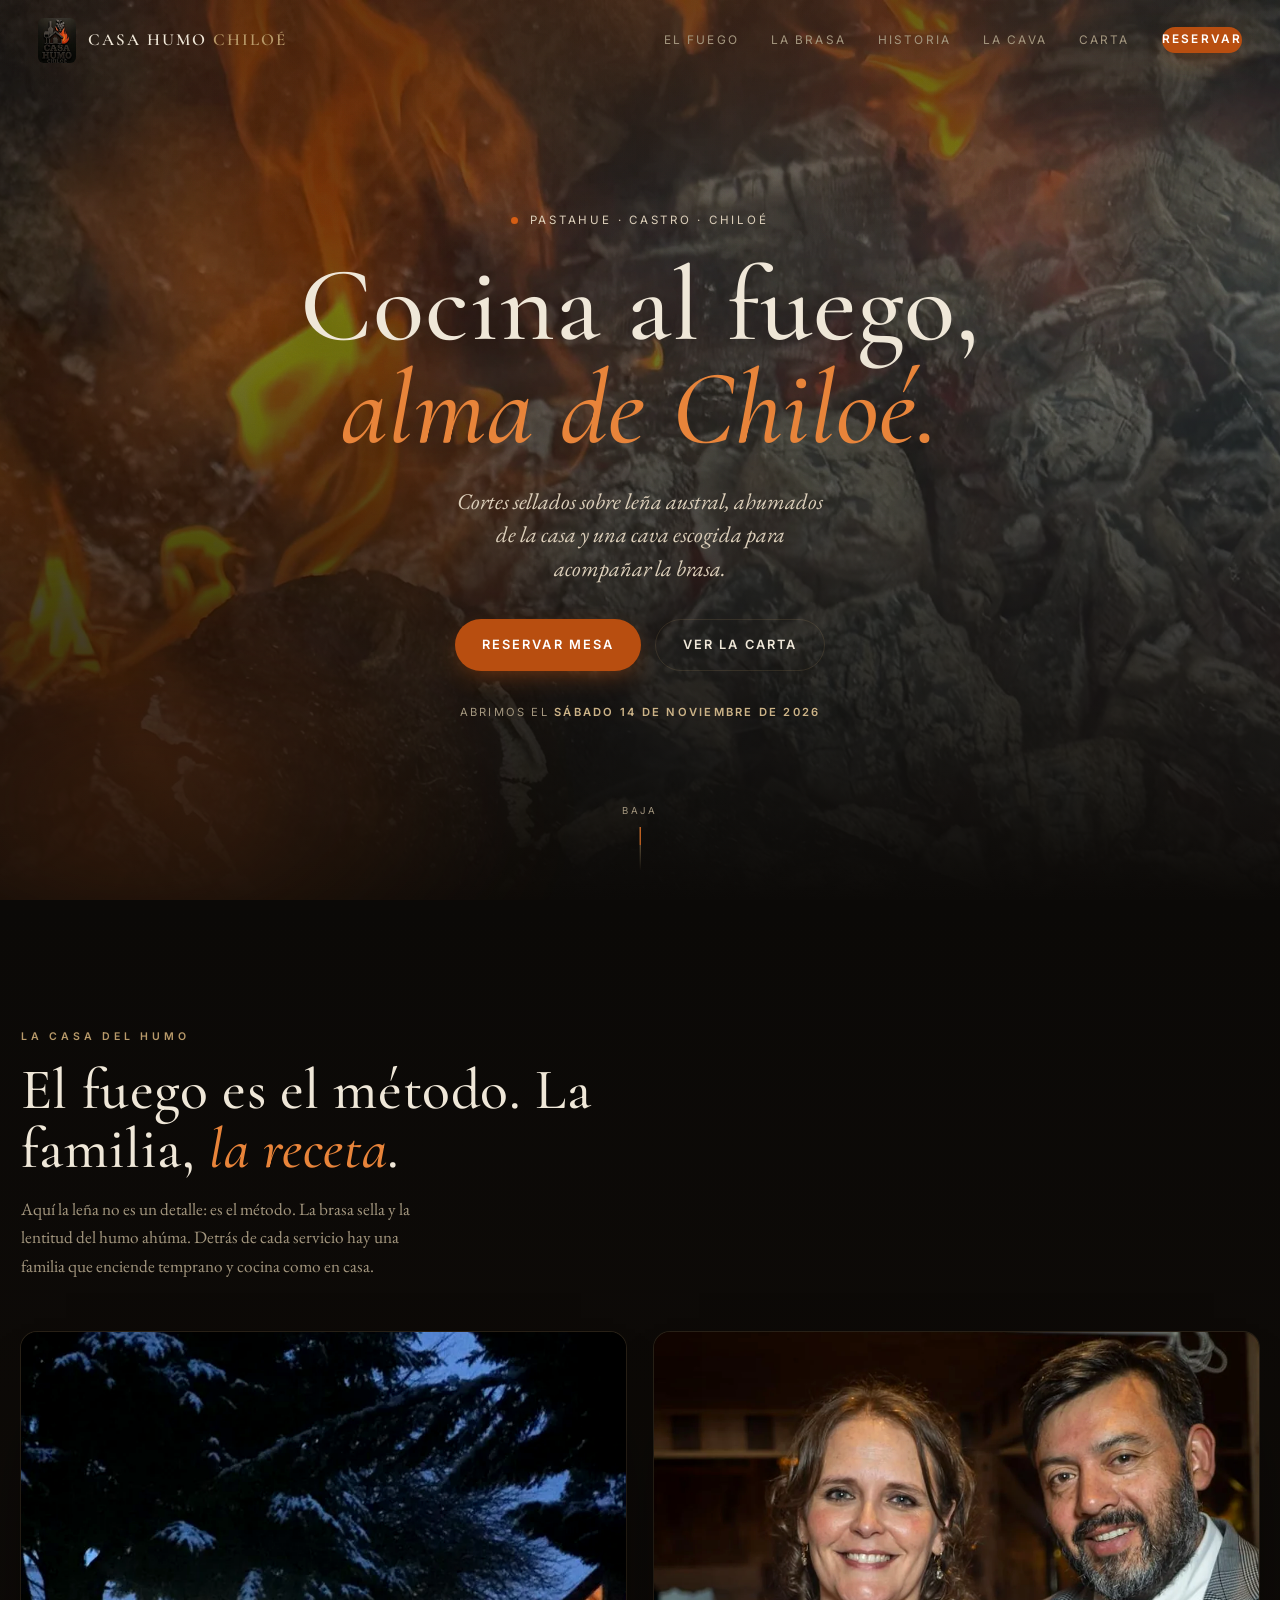
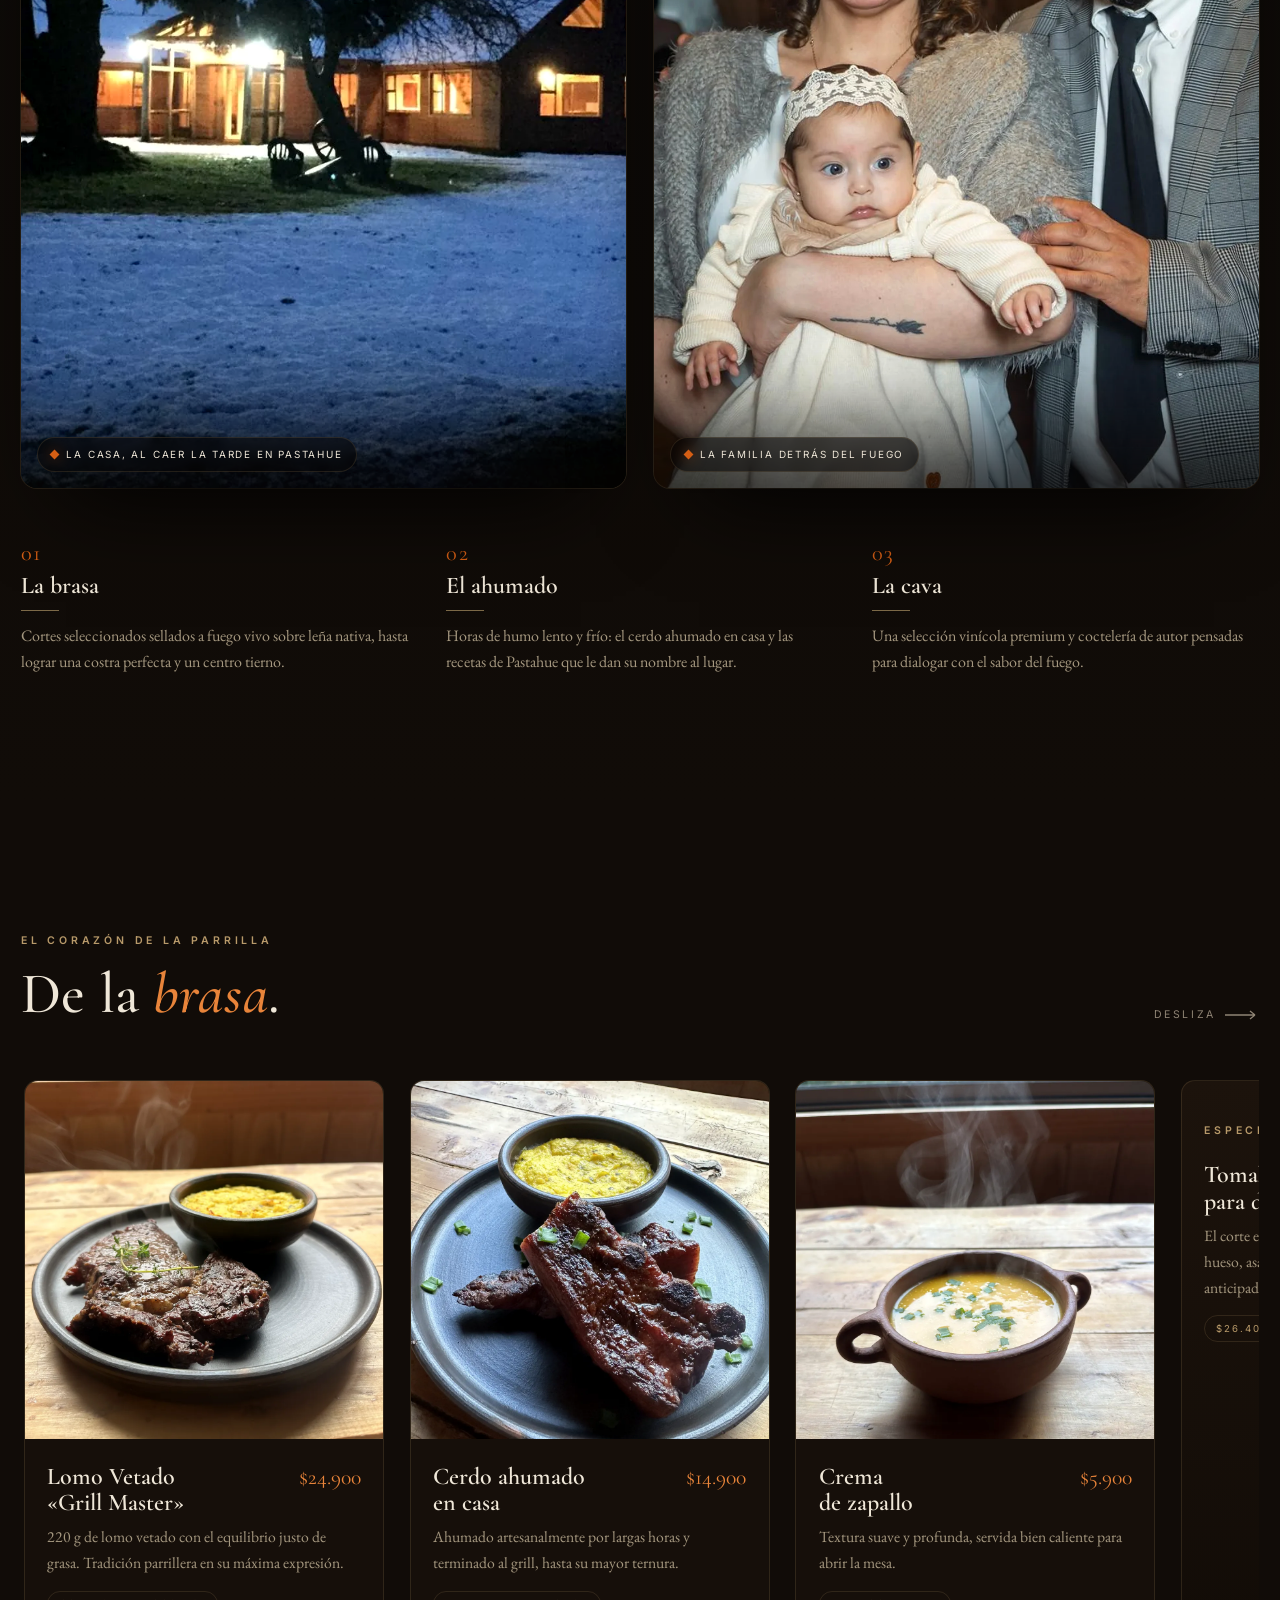
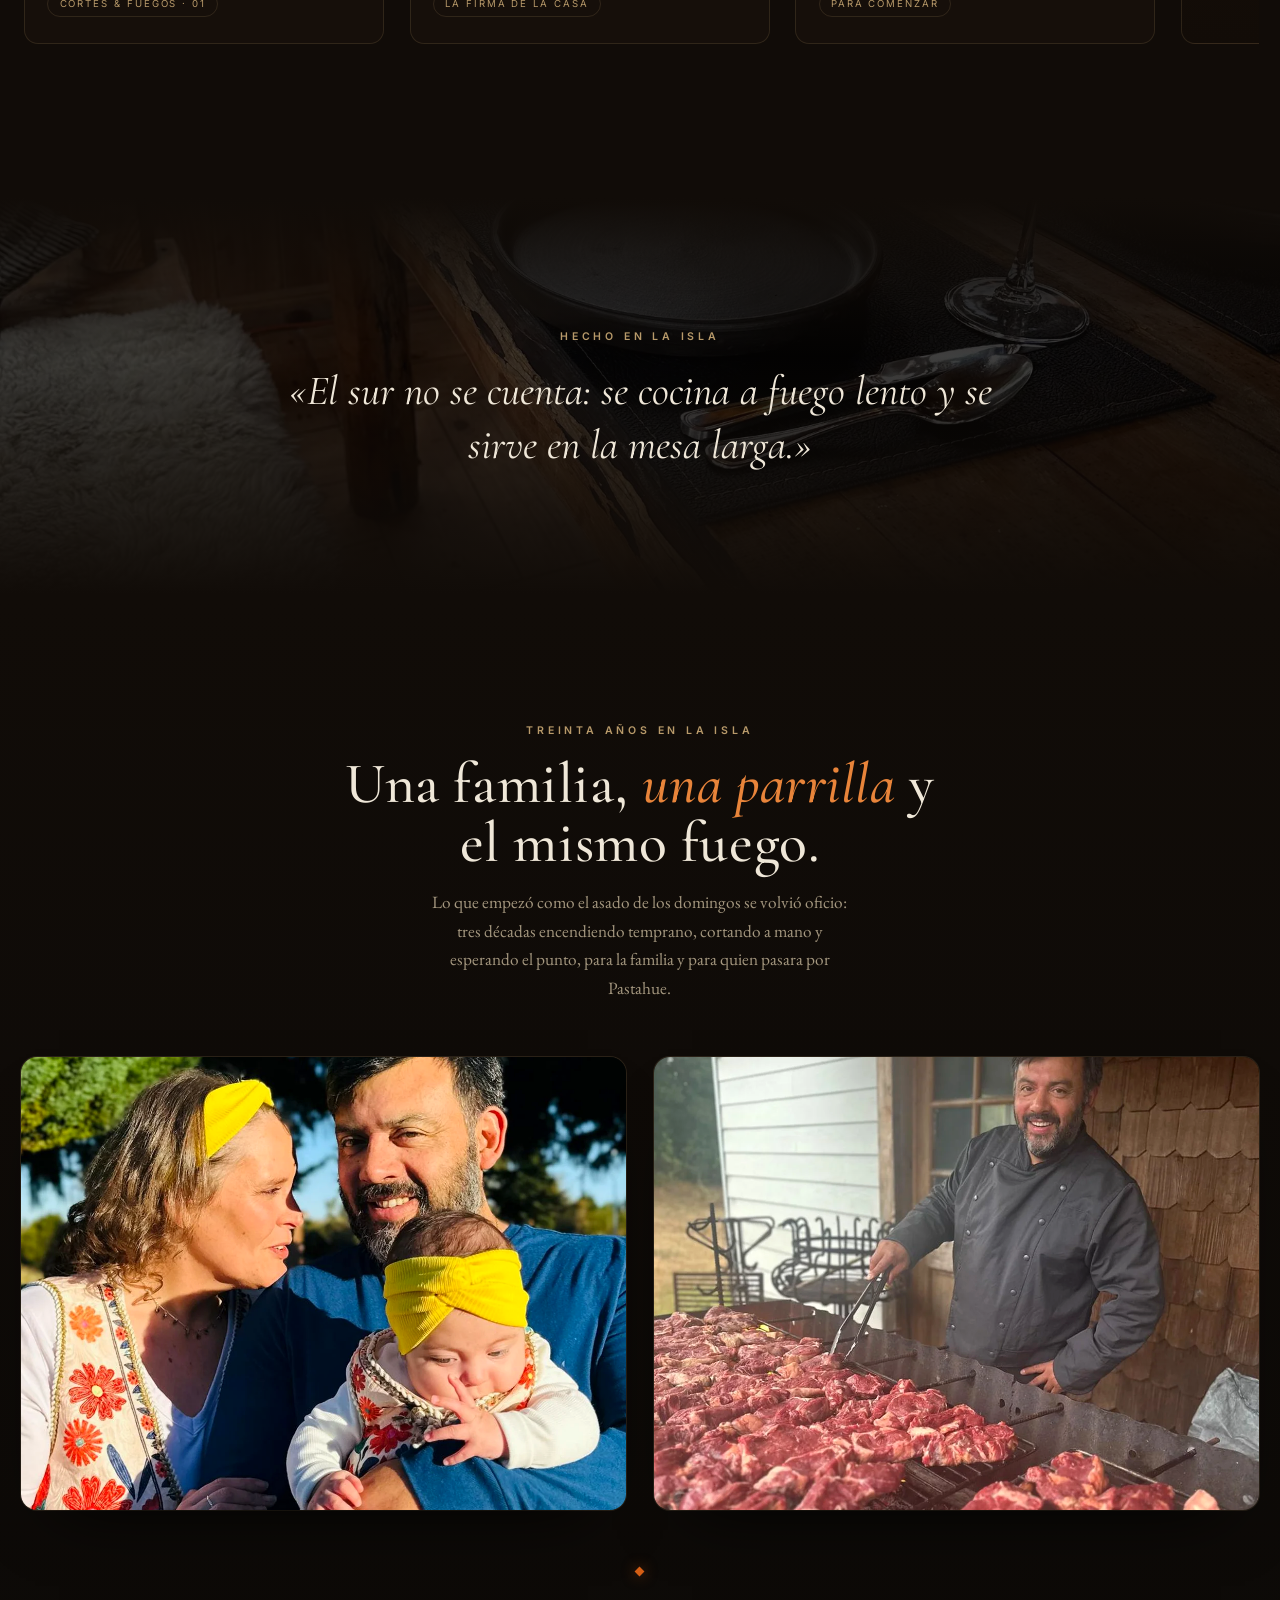
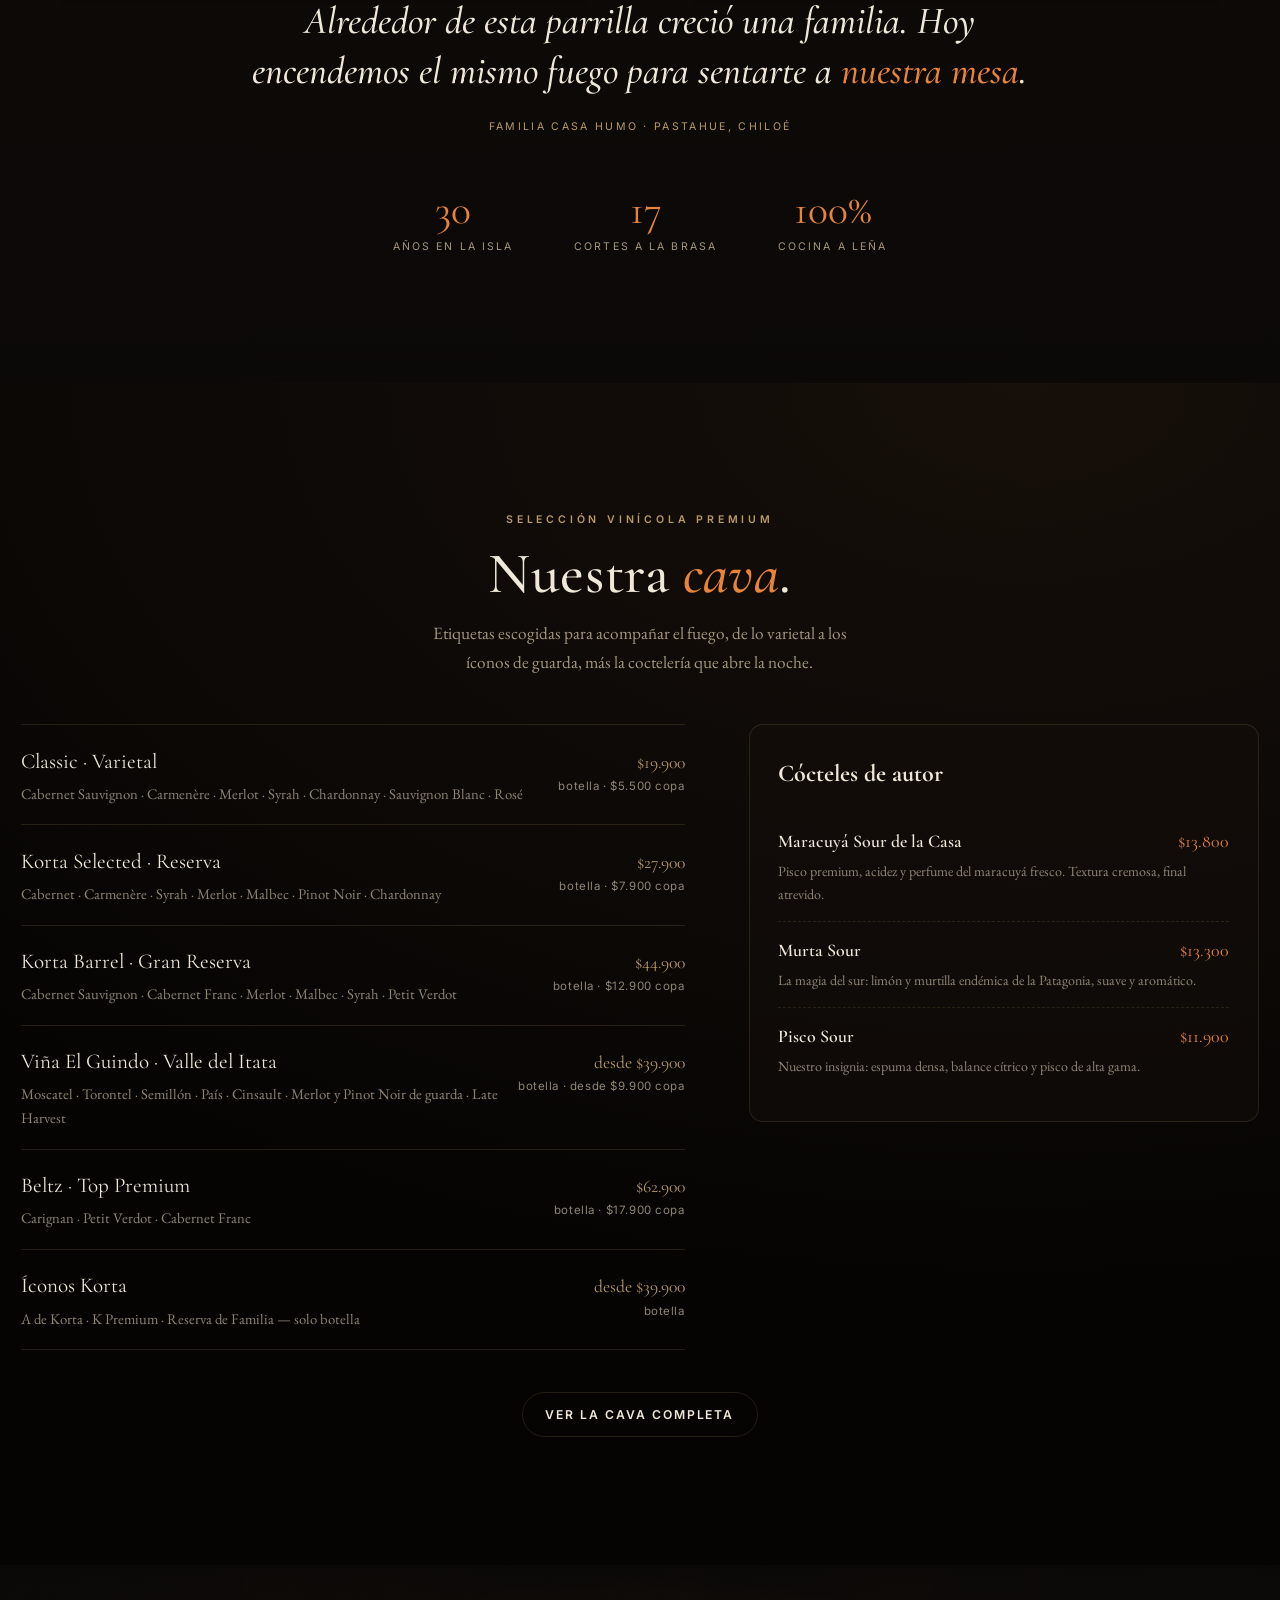
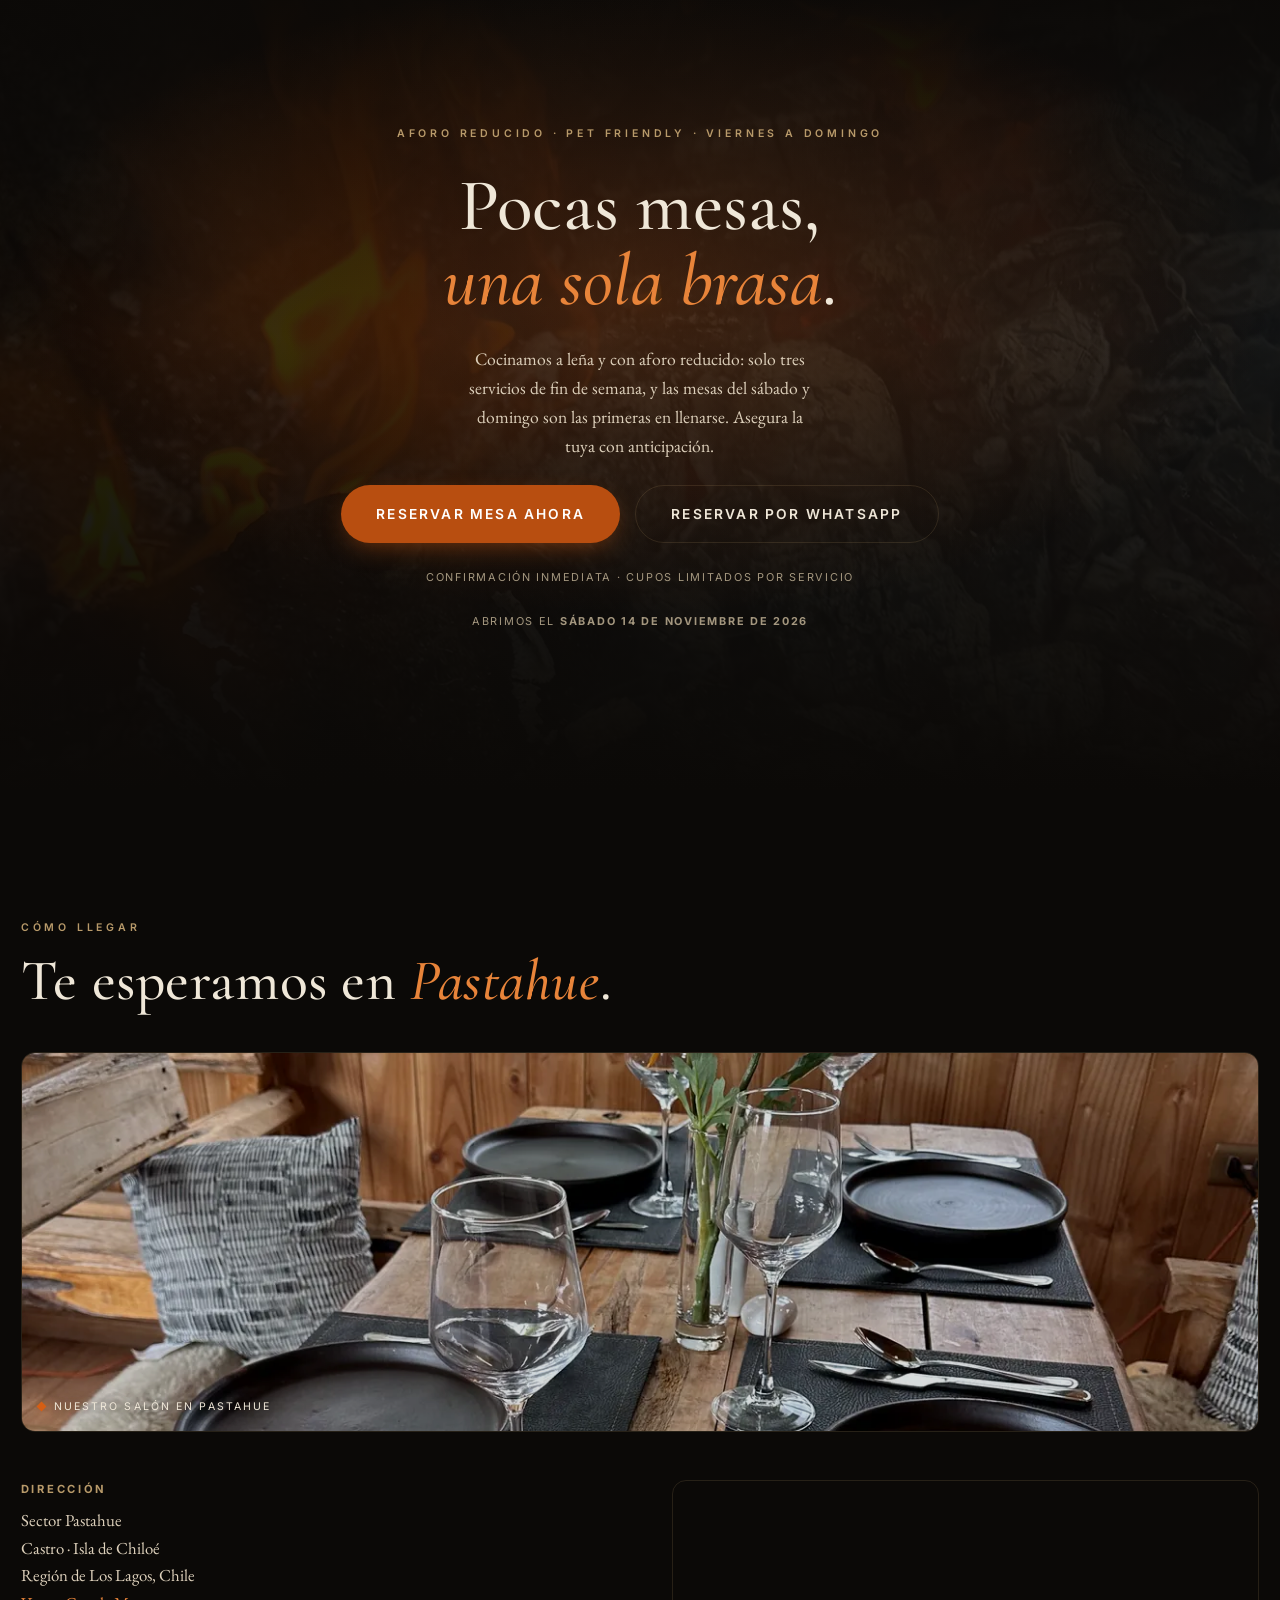
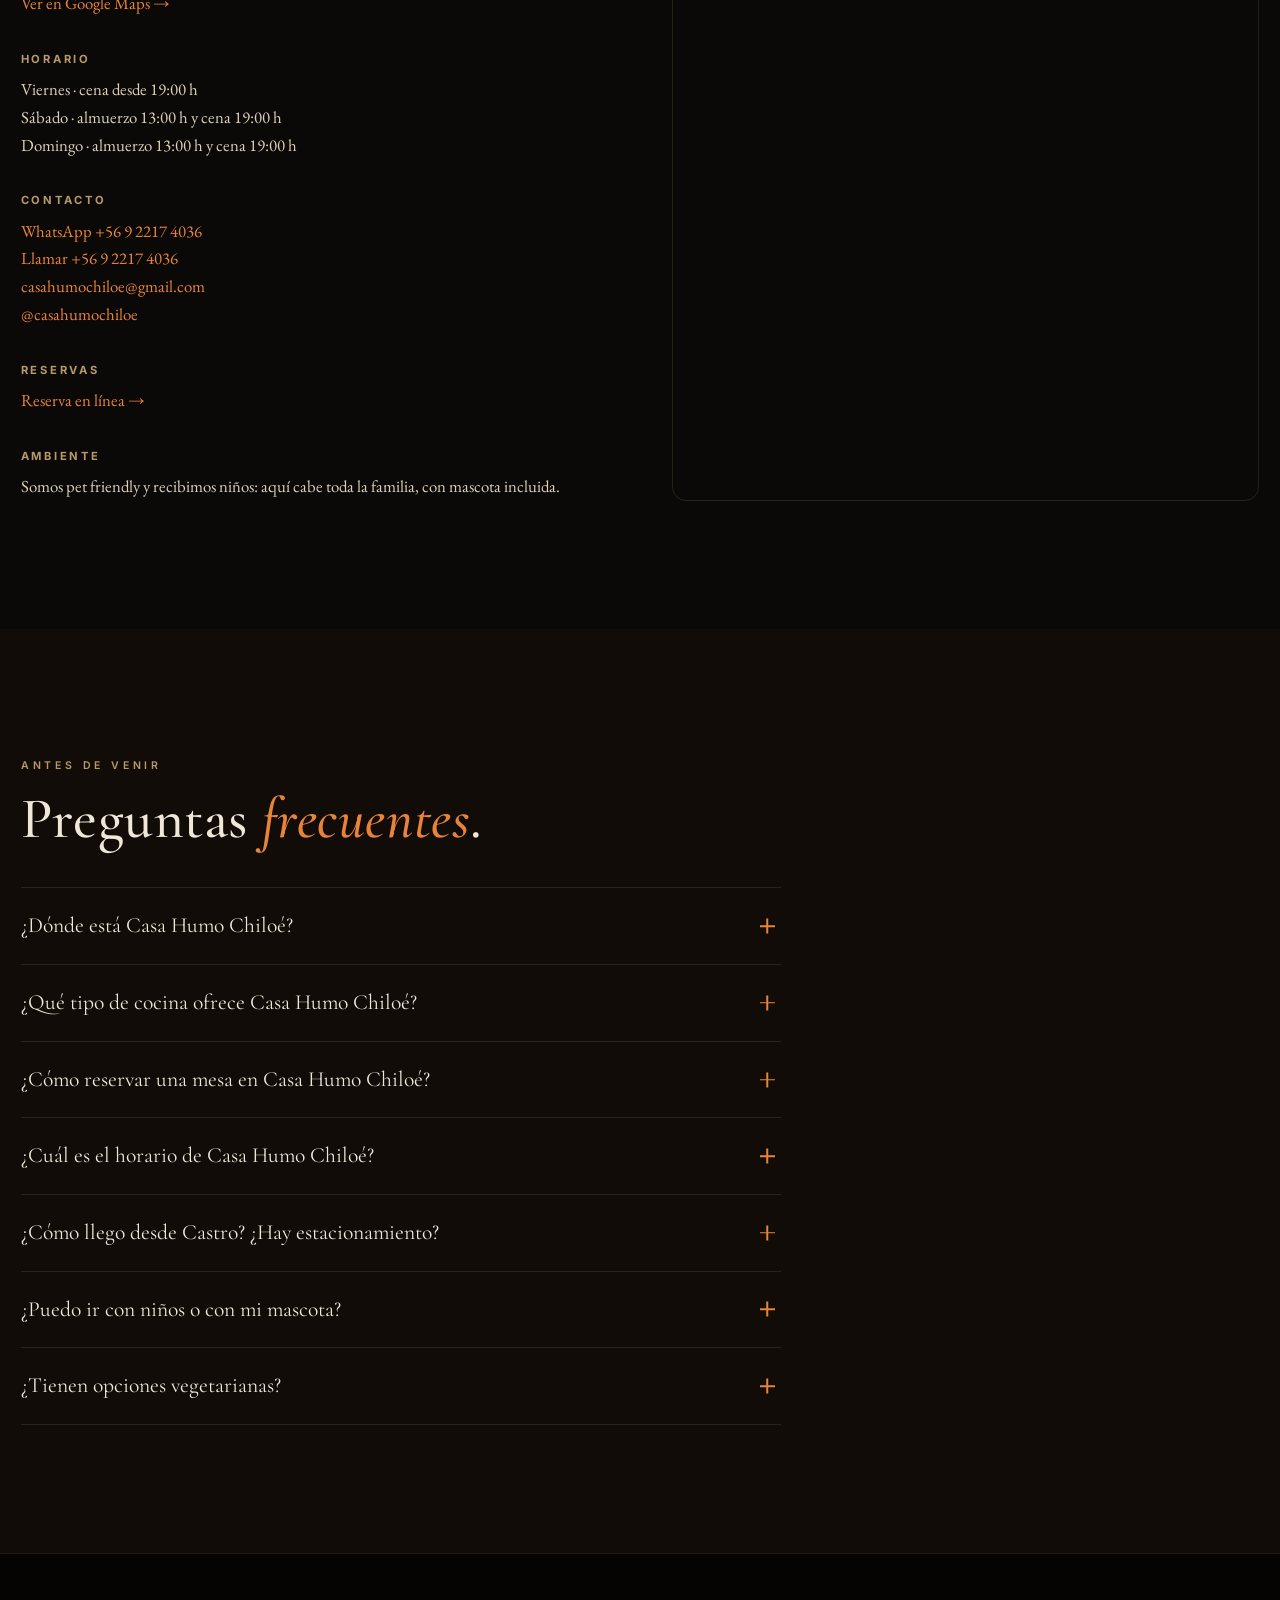
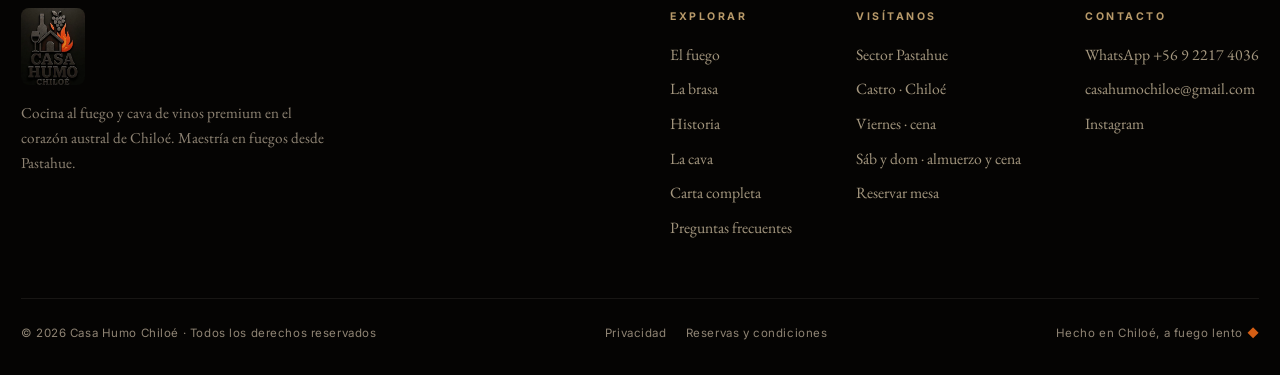
<file: index.html>
<!DOCTYPE html>
<html lang="es">
<head>
<meta charset="UTF-8">
<meta name="viewport" content="width=device-width, initial-scale=1.0, viewport-fit=cover">
<meta name="theme-color" content="#0b0907">

<!-- ===================== SEO ===================== -->
<title>Casa Humo Chiloé · Parrilla al fuego y cava de vinos premium en Castro</title>
<meta name="description" content="Casa Humo Chiloé — cocina al fuego, cortes sellados sobre leña austral, ahumados de la casa y una cava de vinos premium. Pastahue, Castro, Chiloé. Reserva tu mesa.">
<meta name="keywords" content="restaurant Chiloé, parrilla Castro, restaurante Castro Chiloé, cocina al fuego, carnes a la brasa, ahumados, vinos premium, Pastahue, Casa Humo, donde comer en Castro, mejor parrilla Chiloé">
<meta name="author" content="Casa Humo Chiloé">
<meta name="robots" content="index, follow, max-image-preview:large">
<meta name="geo.region" content="CL-LL">
<meta name="geo.placename" content="Castro, Chiloé, Región de Los Lagos">
<meta name="geo.position" content="-42.368767;-73.814298">
<meta name="ICBM" content="-42.368767, -73.814298">
<link rel="canonical" href="https://casahumochiloe.cl/">

<!-- Open Graph -->
<meta property="og:type" content="restaurant">
<meta property="og:site_name" content="Casa Humo Chiloé">
<meta property="og:title" content="Casa Humo Chiloé · Parrilla al fuego y cava premium">
<meta property="og:description" content="Cocina al fuego, cortes sobre leña austral y una cava de vinos premium en el corazón de Chiloé. Reserva tu mesa.">
<meta property="og:image" content="https://casahumochiloe.cl/assets/img/og-image.jpg">
<meta property="og:image:width" content="1200">
<meta property="og:image:height" content="630">
<meta property="og:url" content="https://casahumochiloe.cl/">
<meta property="og:locale" content="es_CL">

<!-- Twitter -->
<meta name="twitter:card" content="summary_large_image">
<meta name="twitter:title" content="Casa Humo Chiloé · Parrilla al fuego y cava premium">
<meta name="twitter:description" content="Cocina al fuego, cortes sobre leña austral y cava de vinos premium en Castro, Chiloé.">
<meta name="twitter:image" content="https://casahumochiloe.cl/assets/img/og-image.jpg">

<!-- Icons -->
<link rel="icon" type="image/png" href="assets/img/favicon.png?v=20260721">
<link rel="apple-touch-icon" href="assets/img/apple-touch-icon.png?v=20260721">
<link rel="manifest" href="site.webmanifest">

<!-- Fonts -->
<link rel="preconnect" href="https://fonts.googleapis.com">
<link rel="preconnect" href="https://fonts.gstatic.com" crossorigin>
<link href="https://fonts.googleapis.com/css2?family=Cormorant+Garamond:ital,wght@0,400;0,500;0,600;0,700;1,400;1,500;1,600&family=EB+Garamond:ital,wght@0,400;0,500;1,400&family=Inter:wght@400;500;600&display=swap" rel="stylesheet">

<link rel="stylesheet" href="styles.css?v=20260928">

<!-- ===================== JSON-LD: Restaurant (Google Maps / IA) ===================== -->
<script type="application/ld+json">
{
  "@context": "https://schema.org",
  "@type": "Restaurant",
  "name": "Casa Humo Chiloé",
  "description": "Restaurante de cocina al fuego en Chiloé: cortes premium sellados sobre leña austral, ahumados de la casa, mariscos de la isla y una cava de vinos premium.",
  "url": "https://casahumochiloe.cl/",
  "image": "https://casahumochiloe.cl/assets/img/og-image.jpg",
  "logo": "https://casahumochiloe.cl/assets/img/logo.webp",
  "servesCuisine": ["Parrilla", "Cocina al fuego", "Chilena", "Ahumados", "Mariscos", "Cocina austral"],
  "priceRange": "$$",
  "acceptsReservations": "https://casahumochiloe.cl/reservar/",
  "menu": "https://casahumochiloe.cl/carta.html",
  "email": "casahumochiloe@gmail.com",
  "telephone": "+56922174036",
  "address": {
    "@type": "PostalAddress",
    "streetAddress": "Sector Pastahue",
    "addressLocality": "Castro",
    "addressRegion": "Región de Los Lagos",
    "postalCode": "5700000",
    "addressCountry": "CL"
  },
  "geo": {
    "@type": "GeoCoordinates",
    "latitude": -42.368767,
    "longitude": -73.814298
  },
  "hasMap": "https://maps.app.goo.gl/z6fz6emvUhHXjDRn6",
  "areaServed": "Chiloé, Región de Los Lagos, Chile",
  "openingHoursSpecification": [
    { "@type": "OpeningHoursSpecification", "dayOfWeek": "Friday", "opens": "19:00", "closes": "23:30" },
    { "@type": "OpeningHoursSpecification", "dayOfWeek": "Saturday", "opens": "13:00", "closes": "16:30" },
    { "@type": "OpeningHoursSpecification", "dayOfWeek": "Saturday", "opens": "19:00", "closes": "23:30" },
    { "@type": "OpeningHoursSpecification", "dayOfWeek": "Sunday", "opens": "13:00", "closes": "16:30" },
    { "@type": "OpeningHoursSpecification", "dayOfWeek": "Sunday", "opens": "19:00", "closes": "23:30" }
  ],
  "sameAs": [
    "https://www.instagram.com/casahumochiloe"
  ]
}
</script>

<!-- JSON-LD: FAQ (motores de IA / rich results) -->
<script type="application/ld+json">
{
  "@context": "https://schema.org",
  "@type": "FAQPage",
  "mainEntity": [
    {
      "@type": "Question",
      "name": "¿Dónde está Casa Humo Chiloé?",
      "acceptedAnswer": { "@type": "Answer", "text": "Casa Humo se encuentra en el sector de Pastahue, comuna de Castro, isla de Chiloé, Región de Los Lagos, Chile." }
    },
    {
      "@type": "Question",
      "name": "¿Qué tipo de cocina ofrece Casa Humo Chiloé?",
      "acceptedAnswer": { "@type": "Answer", "text": "Cocina al fuego: cortes de carne sellados sobre leña austral, ahumados hechos en casa, mariscos de la isla y una cava de vinos premium con coctelería de autor." }
    },
    {
      "@type": "Question",
      "name": "¿Cómo reservar una mesa en Casa Humo Chiloé?",
      "acceptedAnswer": { "@type": "Answer", "text": "Puedes reservar en línea a través del sistema de reservas del sitio web, o por WhatsApp al +56 9 2217 4036. Seleccionas fecha, horario y cantidad de personas y recibes la confirmación de inmediato. El aforo es reducido, por lo que los fines de semana conviene reservar con anticipación." }
    },
    {
      "@type": "Question",
      "name": "¿Cuál es el horario de Casa Humo Chiloé?",
      "acceptedAnswer": { "@type": "Answer", "text": "Viernes solo cena, desde las 19:00 h. Sábado y domingo, almuerzo desde las 13:00 h y cena desde las 19:00 h." }
    },
    {
      "@type": "Question",
      "name": "¿Cómo llego desde Castro? ¿Hay estacionamiento?",
      "acceptedAnswer": { "@type": "Answer", "text": "Se llega en auto desde Castro, a unos 20 km, por el camino al sector de Pastahue. Casa Humo cuenta con estacionamiento propio, gratuito y con espacio suficiente: no es necesario reservarlo." }
    },
    {
      "@type": "Question",
      "name": "¿Puedo ir con niños o con mi mascota?",
      "acceptedAnswer": { "@type": "Answer", "text": "Sí. Casa Humo es un lugar familiar: los niños son bienvenidos y las mascotas también." }
    },
    {
      "@type": "Question",
      "name": "¿Tienen opciones vegetarianas?",
      "acceptedAnswer": { "@type": "Answer", "text": "No hay platos vegetarianos en la carta: Casa Humo es una parrilla y el fuego es el centro de la propuesta. Varios platos se pueden adaptar al gusto —entradas, guarniciones y ensaladas—; conviene avisar al reservar o escribir por WhatsApp antes de la visita." }
    }
  ]
}
</script>
</head>
<body>
<a class="skip-link" href="#top">Saltar al contenido</a>

<!-- ===================== SPLASH ===================== -->
<div class="splash" data-splash aria-hidden="true">
  <img width="491" height="587" fetchpriority="high" decoding="async" class="splash-logo" src="assets/img/logo.webp" alt="">
  <div class="splash-flame"><span></span></div>
</div>

<!-- ===================== NAV ===================== -->
<header class="nav" data-nav>
  <a class="nav-brand" href="#top" aria-label="Casa Humo Chiloé — inicio">
    <img decoding="async" width="38" height="45" src="assets/img/logo.webp" alt="Logo Casa Humo Chiloé">
    <b>Casa Humo <span>Chiloé</span></b>
  </a>
  <nav class="nav-links" data-menu aria-label="Navegación principal">
    <a href="#fuego">El fuego</a>
    <a href="#brasa">La brasa</a>
    <a href="#historia">Historia</a>
    <a href="#cava">La cava</a>
    <a href="carta.html">Carta</a>
    <a class="btn btn-primary" href="reservar/" target="_blank" rel="noopener">Reservar</a>
  </nav>
  <button class="nav-toggle" data-toggle aria-label="Abrir menú" aria-expanded="false">
    <svg viewBox="0 0 24 24" fill="none" stroke="currentColor" stroke-width="1.5"><path d="M3 6h18M3 12h18M3 18h18"/></svg>
  </button>
</header>

<main id="top">

<!-- ===================== HERO ===================== -->
<section class="hero">
  <!-- Hero = el fuego, no la casa. La imagen del LCP nunca va en lazy. -->
  <div class="hero-bg"><picture><source media="(max-width: 700px)" srcset="assets/img/fuego-brasas-movil.webp" width="900" height="1600"><img decoding="async" fetchpriority="high" width="1800" height="1005" src="assets/img/fuego-brasas.webp" alt="Llamas y brasas de leña encendidas en el fogón de Casa Humo Chiloé"></picture></div>
  <div class="hero-tint"></div>
  <div class="hero-mesh"></div>
  <div class="hero-grain"></div>
  <div class="hero-inner">
    <div class="hero-meta reveal"><span class="dot"></span><span>Pastahue · Castro · Chiloé</span></div>
    <h1 class="hero-title reveal d1">Cocina al fuego,<br><em>alma de Chiloé.</em></h1>
    <p class="hero-sub reveal d2">Cortes sellados sobre leña austral, ahumados de la casa y una cava escogida para acompañar la brasa.</p>
    <div class="hero-actions reveal d3">
      <a class="btn btn-primary" href="reservar/" target="_blank" rel="noopener">Reservar mesa</a>
      <a class="btn btn-ghost" href="carta.html">Ver la carta</a>
    </div>
    <p class="hero-open reveal d4">Abrimos el <strong>sábado 14 de noviembre de 2026</strong></p>
  </div>
  <div class="hero-scroll" aria-hidden="true"><span>Baja</span><span class="bar"></span></div>
</section>

<!-- ===================== CONCEPT — El fuego ===================== -->
<section class="concept section-pad" id="fuego">
  <div class="wrap">
    <div class="sec-head reveal">
      <span class="kicker">La casa del humo</span>
      <h2 class="sec-title">El fuego es el método. La familia, <em>la receta</em>.</h2>
      <p class="sec-lead">Aquí la leña no es un detalle: es el método. La brasa sella y la lentitud del humo ahúma. Detrás de cada servicio hay una familia que enciende temprano y cocina como en casa.</p>
    </div>

    <div class="concept-duo">
      <figure class="concept-photo reveal d1">
        <img width="1280" height="960" loading="lazy" decoding="async" src="assets/img/casa-noche.webp" style="object-position:55% 50%" alt="La casa de Casa Humo Chiloé al anochecer, con luz cálida en las ventanas y nieve en el jardín">
        <figcaption><span class="ember-diamond"></span> La casa, al caer la tarde en Pastahue</figcaption>
      </figure>
      <figure class="concept-photo reveal d2">
        <img width="1100" height="1375" loading="lazy" decoding="async" src="assets/img/familia-completa.webp" alt="La familia de Casa Humo Chiloé —padre, madre e hija— el día del bautizo de la pequeña">
        <figcaption><span class="ember-diamond"></span> La familia detrás del fuego</figcaption>
      </figure>
    </div>

    <div class="pillars">
      <div class="pillar reveal">
        <span class="num">01</span>
        <h3>La brasa</h3>
        <div class="bar"></div>
        <p>Cortes seleccionados sellados a fuego vivo sobre leña nativa, hasta lograr una costra perfecta y un centro tierno.</p>
      </div>
      <div class="pillar reveal d1">
        <span class="num">02</span>
        <h3>El ahumado</h3>
        <div class="bar"></div>
        <p>Horas de humo lento y frío: el cerdo ahumado en casa y las recetas de Pastahue que le dan su nombre al lugar.</p>
      </div>
      <div class="pillar reveal d2">
        <span class="num">03</span>
        <h3>La cava</h3>
        <div class="bar"></div>
        <p>Una selección vinícola premium y coctelería de autor pensadas para dialogar con el sabor del fuego.</p>
      </div>
    </div>
  </div>
</section>

<!-- ===================== SHOWCASE — De la brasa ===================== -->
<section class="showcase section-pad" id="brasa">
  <div class="wrap">
    <div class="showcase-head reveal">
      <div class="sec-head">
        <span class="kicker">El corazón de la parrilla</span>
        <h2 class="sec-title">De la <em>brasa</em>.</h2>
      </div>
      <span class="hint" aria-hidden="true">
        Desliza
        <svg viewBox="0 0 34 12" fill="none" stroke="currentColor" stroke-width="1.3"><path d="M0 6h30m0 0l-5-4m5 4l-5 4"/></svg>
      </span>
    </div>
  </div>

  <div class="pin-wrap" data-pin>
    <div class="wrap"><div class="track" data-track>

      <article class="dish" data-tilt>
        <div class="dish-img"><img width="1100" height="1100" src="assets/img/lomo-vetado-real.webp" alt="Lomo vetado Grill Master recién servido y humeante, con puré de zapallo" loading="lazy"><div class="dish-halo"></div></div>
        <div class="dish-body">
          <div class="dish-top"><h3>Lomo Vetado<br>«Grill Master»</h3><span class="price">$24.900</span></div>
          <p>220 g de lomo vetado con el equilibrio justo de grasa. Tradición parrillera en su máxima expresión.</p>
          <span class="tag">Cortes & fuegos · 01</span>
        </div>
      </article>

      <article class="dish" data-tilt>
        <div class="dish-img"><img width="1100" height="1100" src="assets/img/cerdo-ahumado-real.webp" alt="Cerdo ahumado en casa: costillar glaseado con cebollín y puré de zapallo" loading="lazy"><div class="dish-halo"></div></div>
        <div class="dish-body">
          <div class="dish-top"><h3>Cerdo ahumado<br>en casa</h3><span class="price">$14.900</span></div>
          <p>Ahumado artesanalmente por largas horas y terminado al grill, hasta su mayor ternura.</p>
          <span class="tag">La firma de la casa</span>
        </div>
      </article>

      <article class="dish" data-tilt>
        <div class="dish-img"><img width="1100" height="1100" src="assets/img/crema-zapallo.webp" alt="Crema de zapallo humeante con cebollín, servida en pocillo de greda" loading="lazy"><div class="dish-halo"></div></div>
        <div class="dish-body">
          <div class="dish-top"><h3>Crema<br>de zapallo</h3><span class="price">$5.900</span></div>
          <p>Textura suave y profunda, servida bien caliente para abrir la mesa.</p>
          <span class="tag">Para comenzar</span>
        </div>
      </article>

      <article class="dish feature" data-tilt>
        <div class="dish-body" style="padding-top:2rem;">
          <span class="kicker">Especial para compartir</span>
          <div class="dish-top" style="margin-top:1rem;"><h3>Tomahawk<br>para dos ★</h3><span class="price">$52.800</span></div>
          <p>El corte espectáculo: costilla entera con mango de hueso, asada sobre leña para compartir. Reserva anticipada.</p>
          <span class="tag">$26.400 por comensal, con guarnición</span>
        </div>
      </article>

      <a class="dish-cta" href="carta.html">
        <img width="1800" height="1005" loading="lazy" decoding="async" src="assets/img/fuego-brasas.webp" alt="">
        <div class="inner">
          <span class="kicker">17 cortes · entradas · postres</span>
          <h3>La carta completa</h3>
          <p>Toda la parrilla, la cava y la coctelería de la casa &rarr;</p>
        </div>
      </a>

    </div></div>
  </div>
</section>

<!-- ===================== BAND ===================== -->
<section class="band">
  <img width="1800" height="1005" loading="lazy" decoding="async" src="assets/img/mesa-larga.webp" alt="La mesa larga de madera de Casa Humo, montada para el servicio">
  <div class="band-tint"></div>
  <div class="band-inner reveal">
    <span class="kicker">Hecho en la isla</span>
    <p>«El sur no se cuenta: se cocina a fuego lento y se sirve en la mesa larga.»</p>
  </div>
</section>

<!-- ===================== HISTORIA ===================== -->
<section class="historia section-pad" id="historia">
  <div class="wrap">
    <div class="sec-head center historia-head reveal">
      <span class="kicker">Treinta años en la isla</span>
      <h2 class="sec-title">Una familia, <em>una parrilla</em> y el mismo fuego.</h2>
      <p class="sec-lead">Lo que empezó como el asado de los domingos se volvió oficio: tres décadas encendiendo temprano, cortando a mano y esperando el punto, para la familia y para quien pasara por Pastahue.</p>
    </div>

    <div class="historia-duo reveal d1">
      <figure class="hm-photo"><img width="1200" height="899" loading="lazy" decoding="async" src="assets/img/familia-completa-2-43.webp" alt="La familia completa de Casa Humo Chiloé —padre, madre e hija— al atardecer"></figure>
      <figure class="hm-photo"><img width="1200" height="900" loading="lazy" decoding="async" src="assets/img/parrillero-43.webp" alt="El parrillero de Casa Humo frente a la parrilla a leña"></figure>
    </div>

    <blockquote class="historia-quote reveal d1">
      <span class="ember-diamond"></span>
      <p>Alrededor de esta parrilla creció una familia. Hoy encendemos el mismo fuego para sentarte a <em>nuestra mesa</em>.</p>
      <cite>Familia Casa Humo · Pastahue, Chiloé</cite>
    </blockquote>

    <div class="stats reveal d2">
      <div class="stat"><div class="n" data-count="30" data-suffix="">30</div><div class="l">Años en la isla</div></div>
      <div class="stat"><div class="n" data-count="17" data-suffix="">17</div><div class="l">Cortes a la brasa</div></div>
      <div class="stat"><div class="n" data-count="100" data-suffix="%">100%</div><div class="l">Cocina a leña</div></div>
    </div>
  </div>
</section>

<!-- ===================== CAVA ===================== -->
<section class="cava section-pad" id="cava">
  <div class="wrap">
    <div class="sec-head center reveal">
      <span class="kicker">Selección vinícola premium</span>
      <h2 class="sec-title">Nuestra <em>cava</em>.</h2>
      <p class="sec-lead">Etiquetas escogidas para acompañar el fuego, de lo varietal a los íconos de guarda, más la coctelería que abre la noche.</p>
    </div>

    <div class="cava-grid">
      <div class="cava-list reveal d1">
        <div class="cava-row">
          <div><div class="name">Classic · Varietal</div><div class="vars">Cabernet Sauvignon · Carmenère · Merlot · Syrah · Chardonnay · Sauvignon Blanc · Rosé</div></div>
          <div class="pr">$19.900<small>botella · $5.500 copa</small></div>
        </div>
        <div class="cava-row">
          <div><div class="name">Korta Selected · Reserva</div><div class="vars">Cabernet · Carmenère · Syrah · Merlot · Malbec · Pinot Noir · Chardonnay</div></div>
          <div class="pr">$27.900<small>botella · $7.900 copa</small></div>
        </div>
        <div class="cava-row">
          <div><div class="name">Korta Barrel · Gran Reserva</div><div class="vars">Cabernet Sauvignon · Cabernet Franc · Merlot · Malbec · Syrah · Petit Verdot</div></div>
          <div class="pr">$44.900<small>botella · $12.900 copa</small></div>
        </div>
        <div class="cava-row">
          <div><div class="name">Viña El Guindo · Valle del Itata</div><div class="vars">Moscatel · Torontel · Semillón · País · Cinsault · Merlot y Pinot Noir de guarda · Late Harvest</div></div>
          <div class="pr">desde $39.900<small>botella · desde $9.900 copa</small></div>
        </div>
        <div class="cava-row">
          <div><div class="name">Beltz · Top Premium</div><div class="vars">Carignan · Petit Verdot · Cabernet Franc</div></div>
          <div class="pr">$62.900<small>botella · $17.900 copa</small></div>
        </div>
        <div class="cava-row">
          <div><div class="name">Íconos Korta</div><div class="vars">A de Korta · K Premium · Reserva de Familia — solo botella</div></div>
          <div class="pr">desde $39.900<small>botella</small></div>
        </div>
      </div>

      <aside class="cava-side reveal d2">
        <h3>Cócteles de autor</h3>
        <div class="cava-cocktail">
          <div class="t"><b>Maracuyá Sour de la Casa</b><span>$13.800</span></div>
          <p>Pisco premium, acidez y perfume del maracuyá fresco. Textura cremosa, final atrevido.</p>
        </div>
        <div class="cava-cocktail">
          <div class="t"><b>Murta Sour</b><span>$13.300</span></div>
          <p>La magia del sur: limón y murtilla endémica de la Patagonia, suave y aromático.</p>
        </div>
        <div class="cava-cocktail">
          <div class="t"><b>Pisco Sour</b><span>$11.900</span></div>
          <p>Nuestro insignia: espuma densa, balance cítrico y pisco de alta gama.</p>
        </div>
      </aside>
    </div>
    <div class="mt-cta reveal">
      <a class="btn btn-ghost" href="carta.html">Ver la cava completa</a>
    </div>
  </div>
</section>

<!-- ===================== RESERVAR ===================== -->
<section class="reservar section-pad" id="reservar">
  <img width="1800" height="1005" loading="lazy" decoding="async" class="bg" src="assets/img/fuego-brasas.webp" alt="">
  <div class="reservar-tint"></div>
  <div class="wrap reservar-inner">
    <span class="kicker reveal">Aforo reducido · Pet friendly · Viernes a domingo</span>
    <h2 class="reveal d1">Pocas mesas, <em>una sola brasa</em>.</h2>
    <p class="reveal d2">Cocinamos a leña y con aforo reducido: solo tres servicios de fin de semana, y las mesas del sábado y domingo son las primeras en llenarse. Asegura la tuya con anticipación.</p>
    <div class="reservar-cta reveal d3">
      <a class="btn btn-primary" href="reservar/" target="_blank" rel="noopener">Reservar mesa ahora</a>
      <a class="btn btn-ghost" href="https://wa.me/56922174036?text=Hola%20Casa%20Humo%2C%20quisiera%20reservar%20una%20mesa" target="_blank" rel="noopener">Reservar por WhatsApp</a>
    </div>
    <span class="fineprint reveal d3">Confirmación inmediata · Cupos limitados por servicio</span>
    <span class="fineprint reveal d4">Abrimos el <strong>sábado 14 de noviembre de 2026</strong></span>

    <!-- ✅ CONFIRMADO 17-sep-2026 — datos de contacto del local.
           · WhatsApp / teléfono DEFINITIVO: +56 9 2217 4036
             (enlace wa.me y tel: de esta sección, sección Ubicación, bloque JSON-LD "telephone",
              llms.txt y 404.html — todos ya actualizados)
           · Correo: casahumochiloe@gmail.com  (JSON-LD "email" y llms.txt) — PENDIENTE de confirmar
         Si alguna vez cambia el número, reemplazarlo en TODOS esos lugares. -->

    <!-- ⚠️ PENDIENTE: la venta de vinos y coctelería requiere la patente de alcoholes
         regularizada. No promocionar la cava hasta entonces. -->
  </div>
</section>

<!-- ===================== INFO / UBICACIÓN ===================== -->
<section class="info section-pad" id="ubicacion">
  <div class="wrap">
    <div class="sec-head reveal">
      <span class="kicker">Cómo llegar</span>
      <h2 class="sec-title">Te esperamos en <em>Pastahue</em>.</h2>
    </div>

    <figure class="info-photo reveal">
      <img loading="lazy" decoding="async" width="1280" height="960"
           src="assets/img/salon-ventanal.webp"
           alt="El salón de Casa Humo: mesa montada junto al ventanal, con vista al campo">
      <figcaption><span class="ember-diamond" aria-hidden="true"></span>Nuestro salón en Pastahue</figcaption>
    </figure>

    <div class="info-grid">
      <div class="reveal d1">
        <div class="info-block">
          <h3>Dirección</h3>
          <p>Sector Pastahue<br>Castro · Isla de Chiloé<br>Región de Los Lagos, Chile<br><a href="https://maps.app.goo.gl/z6fz6emvUhHXjDRn6" target="_blank" rel="noopener">Ver en Google Maps &rarr;</a></p>
        </div>
        <div class="info-block">
          <h3>Horario</h3>
          <p>Viernes · cena desde 19:00 h<br>Sábado · almuerzo 13:00 h y cena 19:00 h<br>Domingo · almuerzo 13:00 h y cena 19:00 h</p>
        </div>
        <div class="info-block">
          <h3>Contacto</h3>
          <p><a href="https://wa.me/56922174036?text=Hola%20Casa%20Humo%2C%20quisiera%20reservar%20una%20mesa" target="_blank" rel="noopener">WhatsApp +56 9 2217 4036</a><br><a href="tel:+56922174036">Llamar +56 9 2217 4036</a><br><a href="mailto:casahumochiloe@gmail.com">casahumochiloe@gmail.com</a><br><a href="https://www.instagram.com/casahumochiloe" target="_blank" rel="noopener">@casahumochiloe</a></p>
        </div>
        <div class="info-block">
          <h3>Reservas</h3>
          <p><a href="reservar/" target="_blank" rel="noopener">Reserva en línea &rarr;</a></p>
        </div>
        <div class="info-block">
          <h3>Ambiente</h3>
          <p>Somos pet friendly y recibimos niños: aquí cabe toda la familia, con mascota incluida.</p>
        </div>
      </div>
      <div class="info-map reveal d2">
        <iframe
          title="Ubicación de Casa Humo Chiloé"
          src="https://www.google.com/maps?q=-42.368767,-73.814298&hl=es&z=15&output=embed"
          loading="lazy" referrerpolicy="no-referrer-when-downgrade"></iframe>
      </div>
    </div>
  </div>
</section>

<!-- ===================== PREGUNTAS FRECUENTES =====================
     Estas 4 preguntas ya existían en el bloque JSON-LD FAQPage de <head>.
     Google exige que el contenido marcado como FAQPage sea VISIBLE en la
     página; tenerlo solo en los datos estructurados arriesga una acción
     manual. Los textos son idénticos a los del JSON-LD a propósito. -->
<section class="faq section-pad" id="preguntas" aria-labelledby="faq-title">
  <div class="wrap faq-wrap">
    <div class="sec-head reveal">
      <span class="kicker">Antes de venir</span>
      <h2 class="sec-title" id="faq-title">Preguntas <em>frecuentes</em>.</h2>
    </div>

    <div class="faq-list reveal d1">
      <details class="faq-item">
        <summary>¿Dónde está Casa Humo Chiloé?</summary>
        <p>Casa Humo se encuentra en el sector de Pastahue, comuna de Castro, isla de Chiloé, Región de Los Lagos, Chile.</p>
      </details>

      <details class="faq-item">
        <summary>¿Qué tipo de cocina ofrece Casa Humo Chiloé?</summary>
        <p>Cocina al fuego: cortes de carne sellados sobre leña austral, ahumados hechos en casa, mariscos de la isla y una cava de vinos premium con coctelería de autor.</p>
      </details>

      <details class="faq-item">
        <summary>¿Cómo reservar una mesa en Casa Humo Chiloé?</summary>
        <p>Puedes reservar en línea a través del sistema de reservas del sitio web, o por WhatsApp al +56 9 2217 4036. Seleccionas fecha, horario y cantidad de personas y recibes la confirmación de inmediato. El aforo es reducido, por lo que los fines de semana conviene reservar con anticipación.</p>
      </details>

      <details class="faq-item">
        <summary>¿Cuál es el horario de Casa Humo Chiloé?</summary>
        <p>Viernes solo cena, desde las 19:00 h. Sábado y domingo, almuerzo desde las 13:00 h y cena desde las 19:00 h.</p>
      </details>

      <details class="faq-item">
        <summary>¿Cómo llego desde Castro? ¿Hay estacionamiento?</summary>
        <p>Se llega en auto desde Castro, a unos 20 km, por el camino al sector de Pastahue. Tenemos estacionamiento propio, gratuito y con espacio suficiente: no necesitas reservarlo. Si quieres el trazado exacto, abre <a href="https://maps.app.goo.gl/z6fz6emvUhHXjDRn6" target="_blank" rel="noopener">nuestra ubicación en Google Maps</a>.</p>
      </details>

      <details class="faq-item">
        <summary>¿Puedo ir con niños o con mi mascota?</summary>
        <p>Sí. Casa Humo es un lugar familiar: los niños son bienvenidos y las mascotas también. Aquí cabe toda la familia.</p>
      </details>

      <details class="faq-item">
        <summary>¿Tienen opciones vegetarianas?</summary>
        <p>No tenemos platos vegetarianos en la carta: Casa Humo es una parrilla y el fuego es el centro de lo que hacemos. Dicho eso, varios platos se pueden adaptar al gusto —entradas, guarniciones y ensaladas dan bastante juego—. Avísanos al reservar o escríbenos por WhatsApp y lo conversamos antes de tu visita.</p>
      </details>
    </div>
  </div>
</section>

</main>

<!-- ===================== FOOTER ===================== -->
<footer class="footer">
  <div class="wrap">
    <div class="footer-top">
      <div class="footer-brand">
        <img width="491" height="587" loading="lazy" decoding="async" src="assets/img/logo.webp" alt="Casa Humo Chiloé">
        <p>Cocina al fuego y cava de vinos premium en el corazón austral de Chiloé. Maestría en fuegos desde Pastahue.</p>
      </div>
      <div class="footer-cols">
        <div class="footer-col">
          <h4>Explorar</h4>
          <a href="#fuego">El fuego</a>
          <a href="#brasa">La brasa</a>
          <a href="#historia">Historia</a>
          <a href="#cava">La cava</a>
          <a href="carta.html">Carta completa</a>
          <a href="#preguntas">Preguntas frecuentes</a>
        </div>
        <div class="footer-col">
          <h4>Visítanos</h4>
          <span>Sector Pastahue</span>
          <span>Castro · Chiloé</span>
          <span>Viernes · cena</span>
          <span>Sáb y dom · almuerzo y cena</span>
          <a href="reservar/" target="_blank" rel="noopener">Reservar mesa</a>
        </div>
        <div class="footer-col">
          <h4>Contacto</h4>
          <a href="https://wa.me/56922174036?text=Hola%20Casa%20Humo%2C%20quisiera%20reservar%20una%20mesa" target="_blank" rel="noopener">WhatsApp +56 9 2217 4036</a>
          <a href="mailto:casahumochiloe@gmail.com">casahumochiloe@gmail.com</a>
          <a href="https://www.instagram.com/casahumochiloe" target="_blank" rel="noopener">Instagram</a>
        </div>
      </div>
    </div>
    <div class="footer-bottom">
      <span>© 2026 Casa Humo Chiloé · Todos los derechos reservados</span>
      <span class="footer-legal"><a href="legal.html#privacidad">Privacidad</a><a href="legal.html#terminos">Reservas y condiciones</a></span>
      <span>Hecho en Chiloé, a fuego lento <span class="fire">◆</span></span>
    </div>
  </div>
</footer>

<!-- ===================== BARRA DE ACCIÓN MÓVIL ===================== -->
<nav class="mobile-bar" aria-label="Acciones rápidas">
  <a class="mb-item" href="https://maps.app.goo.gl/z6fz6emvUhHXjDRn6" target="_blank" rel="noopener">
    <svg viewBox="0 0 24 24" fill="none" stroke="currentColor" stroke-width="1.6"><path d="M12 21s-7-6.3-7-11a7 7 0 0 1 14 0c0 4.7-7 11-7 11z"/><circle cx="12" cy="10" r="2.5"/></svg>
    <span>Cómo llegar</span>
  </a>
  <a class="mb-item mb-wa" href="https://wa.me/56922174036?text=Hola%20Casa%20Humo%2C%20quisiera%20reservar%20una%20mesa" target="_blank" rel="noopener">
    <svg viewBox="0 0 24 24" fill="currentColor"><path d="M12.04 2C6.58 2 2.13 6.45 2.13 11.9c0 1.76.46 3.45 1.34 4.95L2 22l5.29-1.38a9.9 9.9 0 0 0 4.75 1.21h.01c5.46 0 9.9-4.45 9.9-9.91 0-2.65-1.03-5.14-2.9-7.01A9.82 9.82 0 0 0 12.04 2zm0 1.8c2.17 0 4.2.85 5.74 2.38a8.06 8.06 0 0 1 2.38 5.73c0 4.47-3.64 8.11-8.12 8.11a8.1 8.1 0 0 1-4.13-1.13l-.3-.18-3.06.8.82-2.99-.2-.31a8.03 8.03 0 0 1-1.26-4.3c0-4.48 3.64-8.12 8.11-8.12zm4.68 10.24c-.06-.11-.24-.18-.5-.31-.26-.13-1.54-.76-1.78-.85-.24-.09-.42-.13-.6.13-.17.26-.68.85-.83 1.02-.15.18-.31.2-.57.07-.26-.13-1.1-.4-2.1-1.29-.78-.69-1.3-1.55-1.45-1.81-.15-.26-.02-.4.11-.53.12-.12.26-.31.4-.46.13-.15.17-.26.26-.44.09-.18.04-.33-.02-.46-.06-.13-.6-1.43-.82-1.96-.21-.51-.43-.44-.6-.45l-.5-.01c-.18 0-.46.07-.7.33-.24.26-.92.9-.92 2.2 0 1.3.94 2.55 1.07 2.73.13.18 1.85 2.82 4.48 3.96.63.27 1.11.43 1.49.55.63.2 1.2.17 1.65.1.5-.07 1.54-.63 1.76-1.24.22-.61.22-1.13.15-1.24z"/></svg>
    <span>WhatsApp</span>
  </a>
  <a class="mb-item mb-book" href="reservar/" target="_blank" rel="noopener">
    <svg viewBox="0 0 24 24" fill="none" stroke="currentColor" stroke-width="1.6"><rect x="3" y="4.5" width="18" height="16" rx="2"/><path d="M3 9h18M8 2.5v4M16 2.5v4"/></svg>
    <span>Reservar</span>
  </a>
</nav>

<script defer src="main.js?v=20260722"></script>
</body>
</html>
</file>
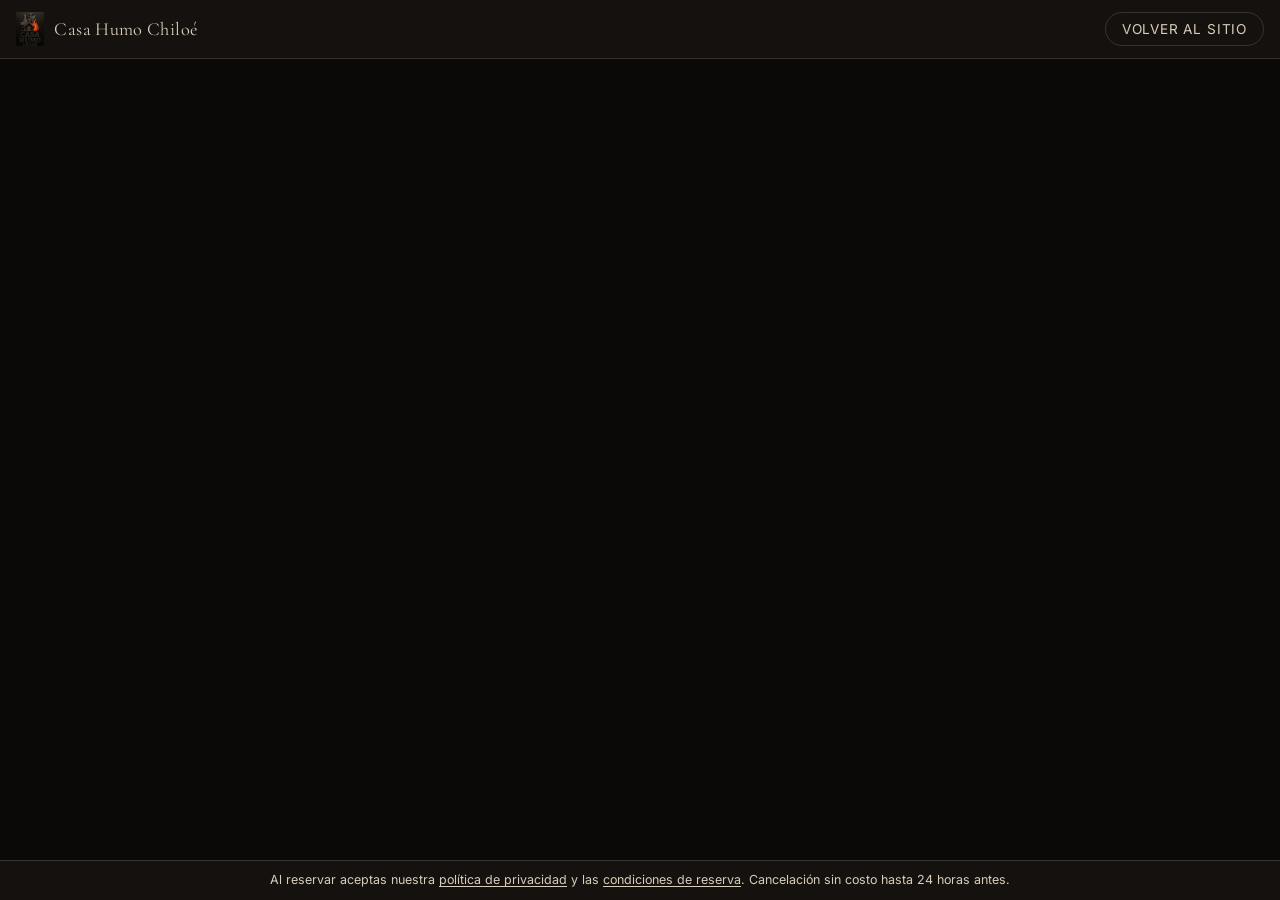
<file: reservar/index.html>
<!DOCTYPE html>
<html lang="es">
<head>
<meta charset="utf-8">
<meta name="viewport" content="width=device-width, initial-scale=1">
<title>Reservar · Casa Humo Chiloé</title>
<meta name="description" content="Reserva tu mesa en Casa Humo Chiloé. Solo 8 mesas por servicio, junto a la laguna Pastahue, Castro.">
<link rel="canonical" href="https://casahumochiloe.cl/reservar/">
<meta name="robots" content="index,follow">
<link rel="icon" type="image/png" href="../assets/img/favicon.png?v=20260721">
<link rel="apple-touch-icon" href="../assets/img/apple-touch-icon.png?v=20260721">
<meta property="og:title" content="Reservar · Casa Humo Chiloé">
<meta property="og:description" content="Solo 8 mesas por servicio. Reserva tu lugar junto al fuego.">
<meta property="og:image" content="https://casahumochiloe.cl/assets/img/og-image.jpg">
<meta property="og:url" content="https://casahumochiloe.cl/reservar/">
<meta property="og:type" content="website">
<link rel="preconnect" href="https://fonts.googleapis.com">
<link rel="preconnect" href="https://fonts.gstatic.com" crossorigin>
<link href="https://fonts.googleapis.com/css2?family=Cormorant+Garamond:wght@400;600&family=Inter:wght@400;500;600&display=swap" rel="stylesheet">
<style>
  :root{ --ink:#0b0907; --ash:#15110e; --bone:#d8cdba; --ember:#c1440e; --line:rgba(216,205,186,.18); }
  *{ box-sizing:border-box; }
  html,body{ height:100%; }
  body{ margin:0; background:var(--ink); color:var(--bone);
        font-family:Inter,-apple-system,BlinkMacSystemFont,"Segoe UI",sans-serif;
        display:flex; flex-direction:column; }
  .bar{ display:flex; align-items:center; justify-content:space-between; gap:12px;
        padding:12px 16px; padding-top:calc(12px + env(safe-area-inset-top,0px));
        background:var(--ash); border-bottom:1px solid var(--line); flex:0 0 auto; }
  .brand{ display:flex; align-items:center; gap:10px; color:var(--bone); text-decoration:none; }
  .brand img{ height:34px; width:auto; display:block; }
  .brand span{ font-family:"Cormorant Garamond",Georgia,serif; font-size:1.15rem; letter-spacing:.02em; }
  .back{ color:var(--bone); text-decoration:none; font-size:.85rem; letter-spacing:.06em;
         text-transform:uppercase; border:1px solid var(--line); border-radius:999px;
         padding:8px 16px; white-space:nowrap; transition:border-color .2s,color .2s; }
  .back:hover,.back:focus-visible{ border-color:var(--ember); color:#fff; }
  a:focus-visible{ outline:2px solid var(--ember); outline-offset:3px; }
  .frame-wrap{ flex:1 1 auto; min-height:0; position:relative; }
  iframe{ position:absolute; inset:0; width:100%; height:100%; border:0; display:block; }
  .noframe{ padding:24px 16px; text-align:center; font-size:.9rem; }
  .noframe a{ color:var(--ember); }
  .legal{ flex:0 0 auto; margin:0; padding:10px 16px; padding-bottom:calc(10px + env(safe-area-inset-bottom,0px));
          background:var(--ash); border-top:1px solid var(--line); font-size:.78rem; line-height:1.5; text-align:center; color:var(--bone); }
  .legal a{ color:var(--bone); text-decoration:underline; text-underline-offset:2px; }
  .legal a:hover{ color:#fff; }
  @media (max-width:420px){ .brand span{ display:none; } .back{ padding:8px 12px; font-size:.78rem; } }
</style>
</head>
<body>
  <div class="bar">
    <a class="brand" href="../index.html">
      <img src="../assets/img/logo.webp" alt="Casa Humo Chiloé" width="34" height="34">
      <span>Casa Humo Chiloé</span>
    </a>
    <a class="back" href="../index.html">Volver al sitio</a>
  </div>
  <div class="frame-wrap">
    <iframe src="https://script.google.com/macros/s/AKfycbxfyXHNaGl8e5pW71JRiO-z7sEqW3CfVbxzVckvH-xO8jqyY6tiCaftxIrY5ZErXjqlZg/exec"
            title="Sistema de reservas de Casa Humo Chiloé"
            loading="eager"
            referrerpolicy="no-referrer-when-downgrade"></iframe>
  </div>
  <p class="legal">Al reservar aceptas nuestra <a href="../legal.html#privacidad" target="_blank" rel="noopener">política de privacidad</a> y las <a href="../legal.html#terminos" target="_blank" rel="noopener">condiciones de reserva</a>. Cancelación sin costo hasta 24 horas antes.</p>
  <noscript class="noframe">
    Para reservar necesitas JavaScript activado.
    <a href="https://script.google.com/macros/s/AKfycbxfyXHNaGl8e5pW71JRiO-z7sEqW3CfVbxzVckvH-xO8jqyY6tiCaftxIrY5ZErXjqlZg/exec">Abrir el formulario de reservas</a>.
  </noscript>
</body>
</html>
</file>
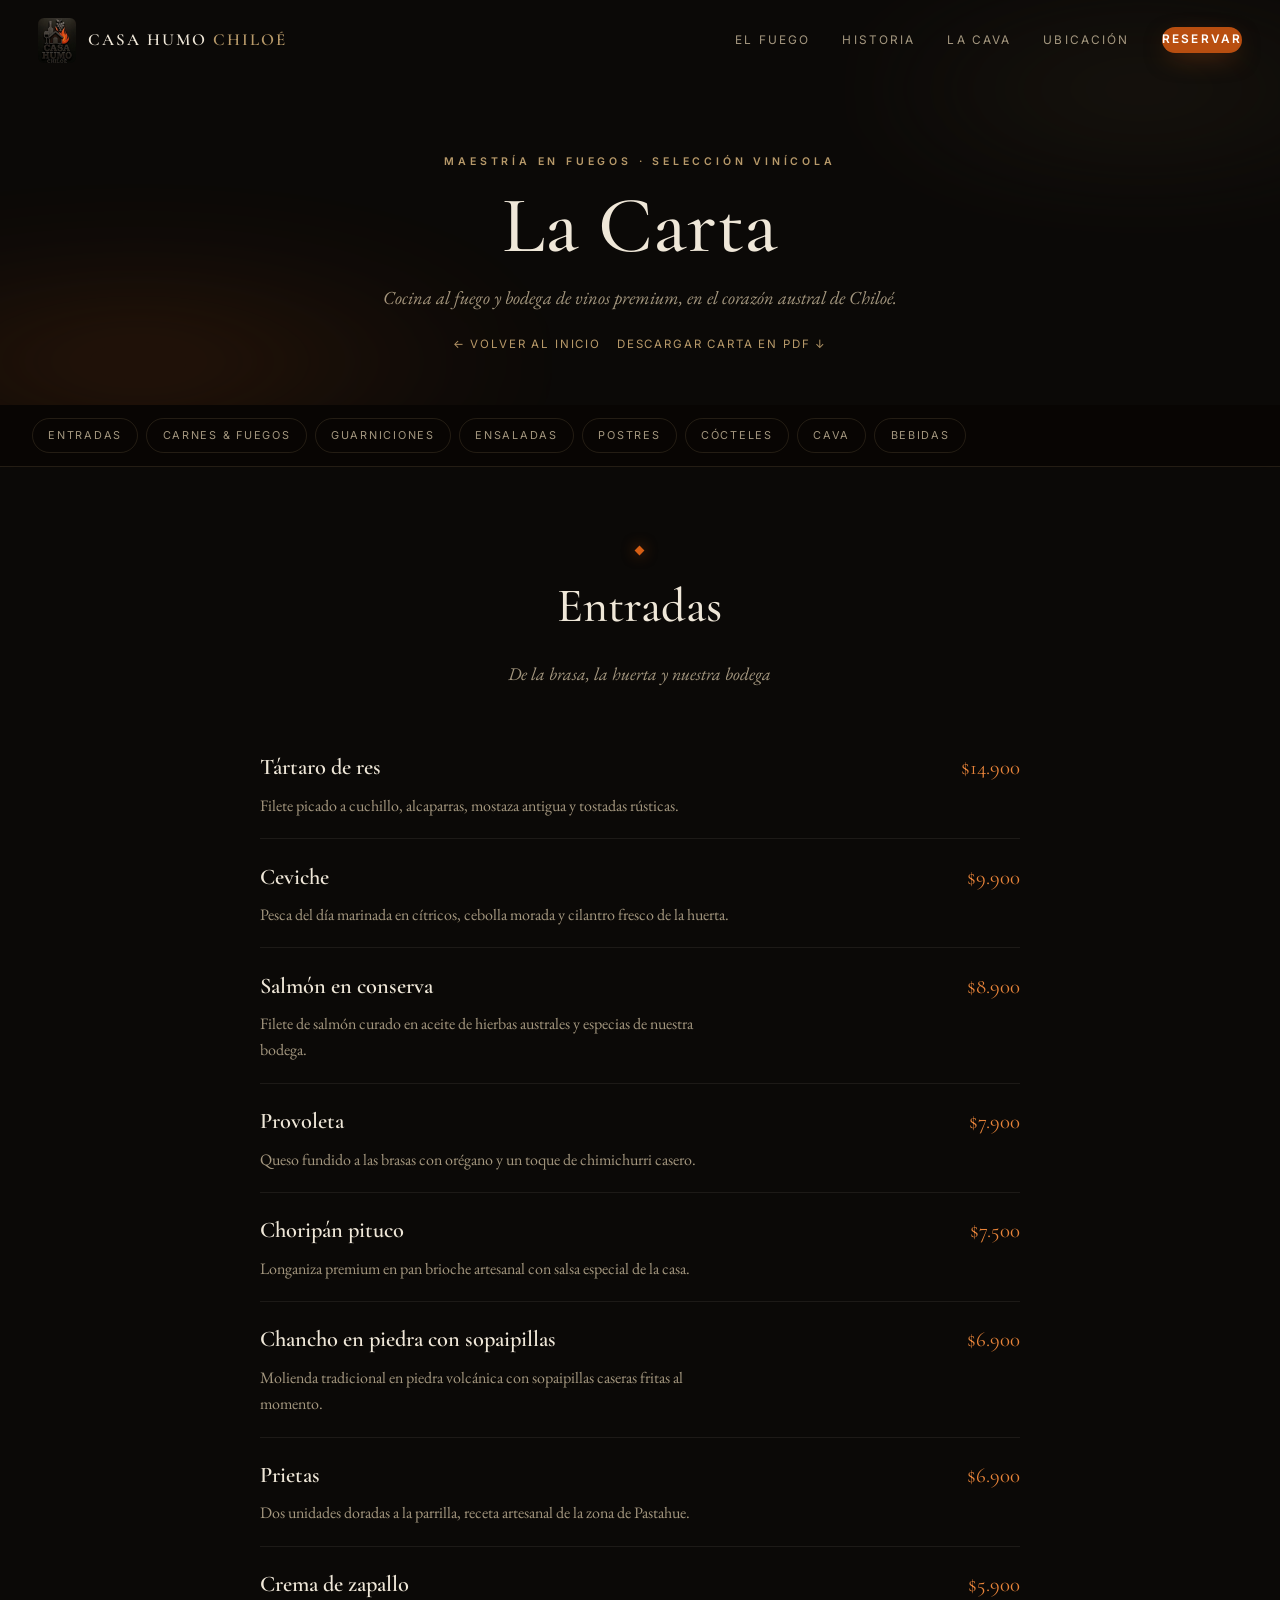
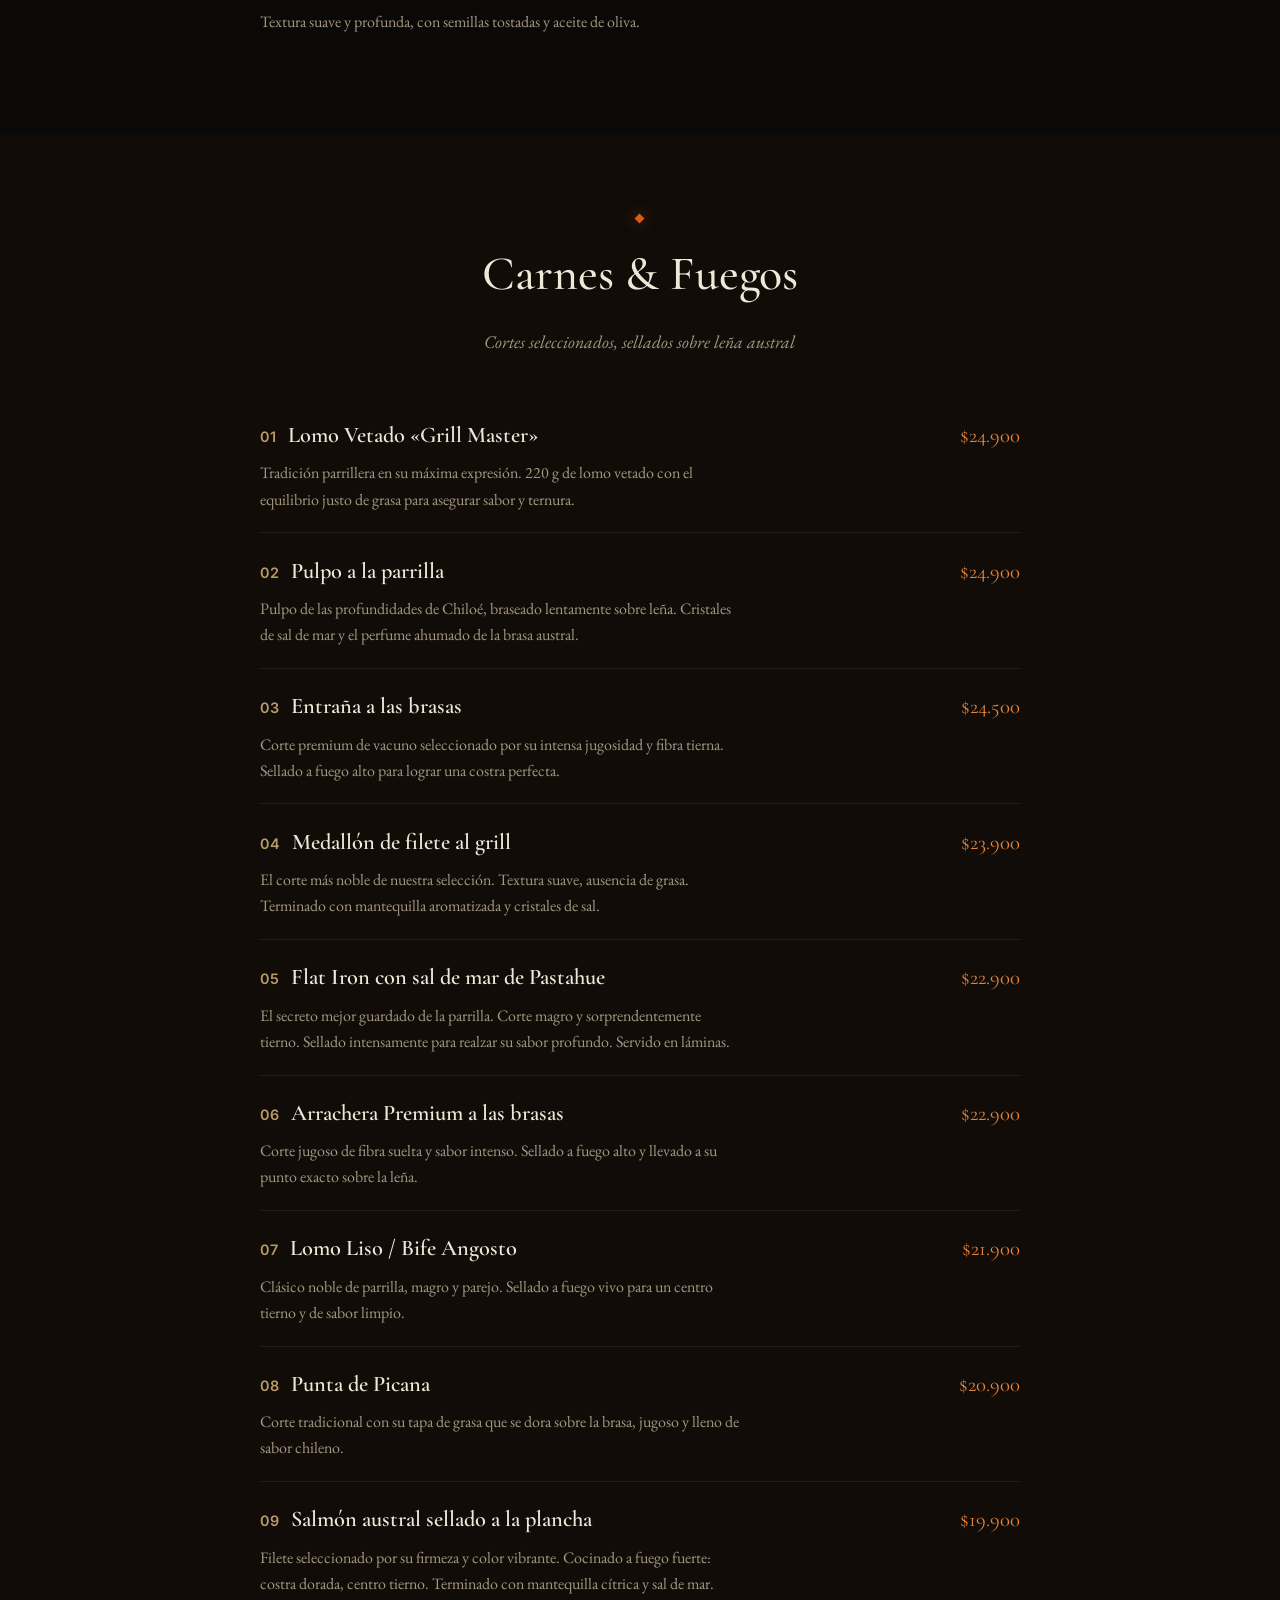
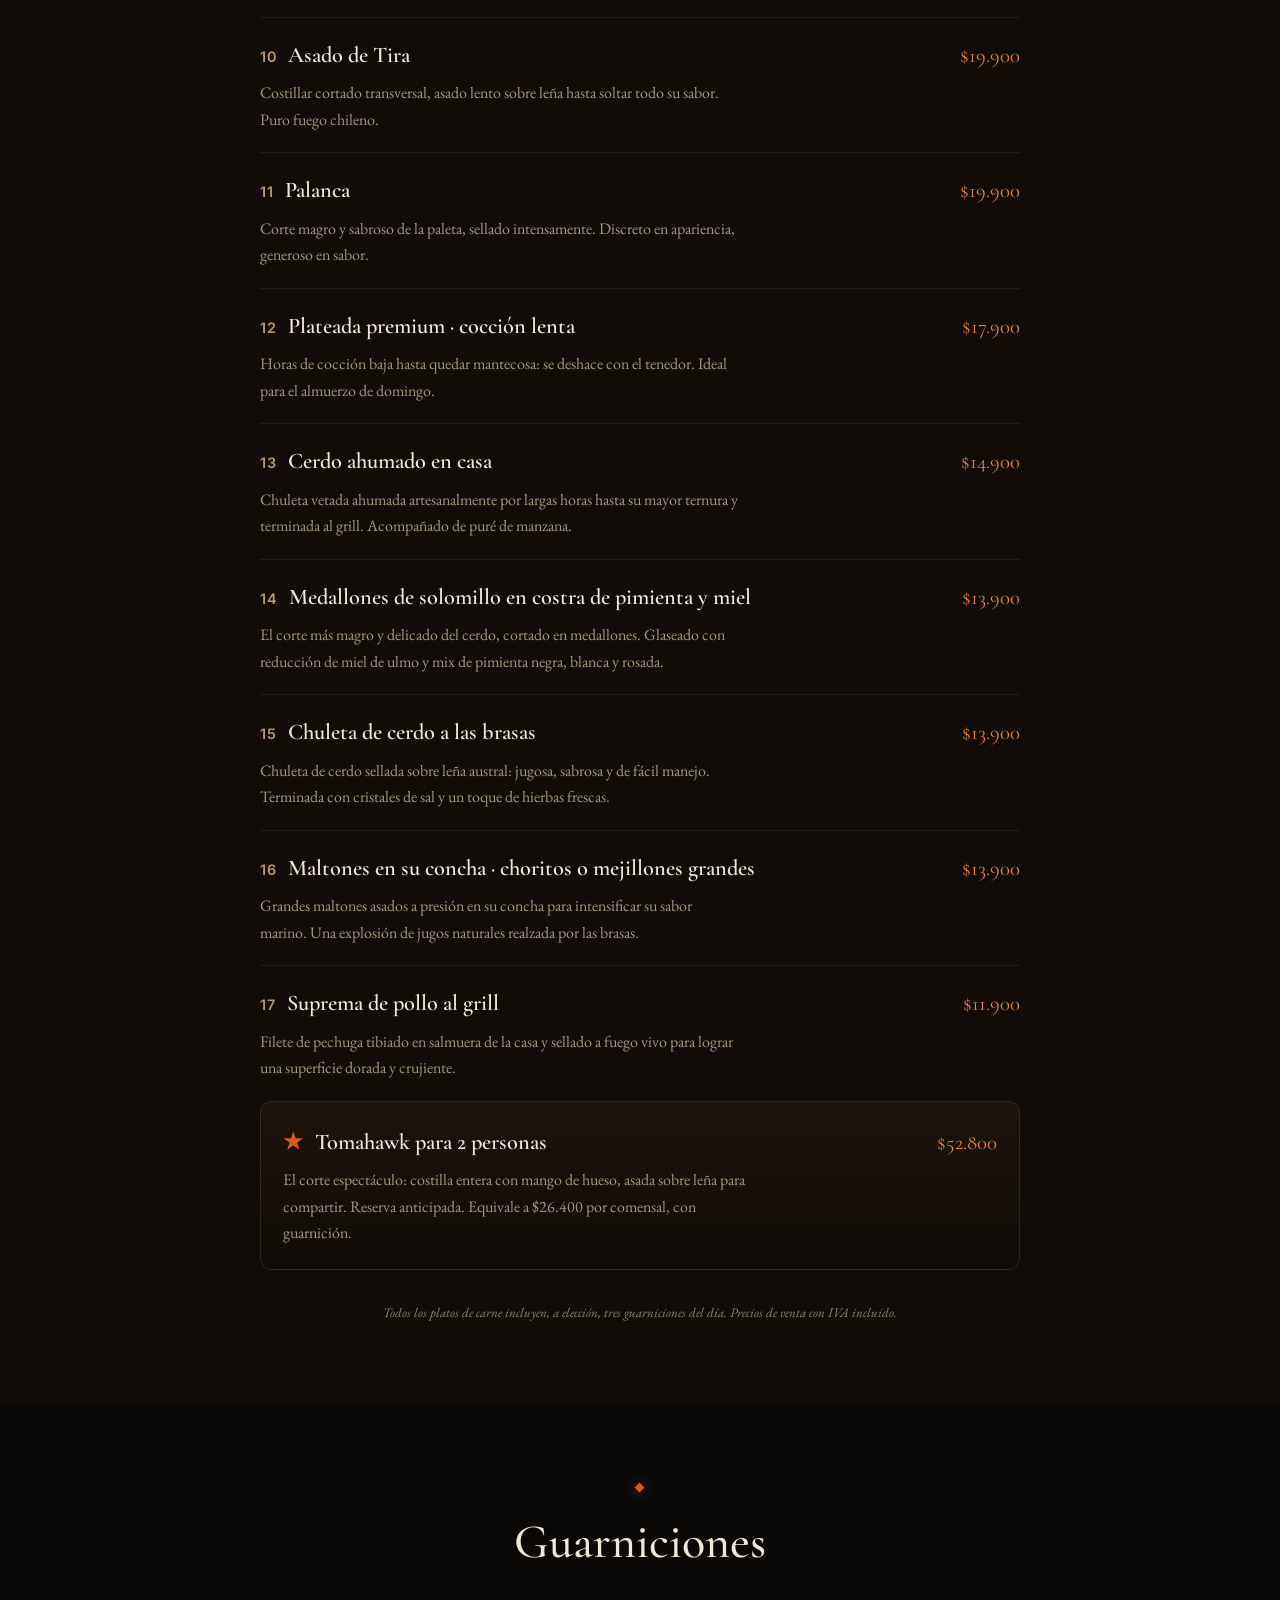
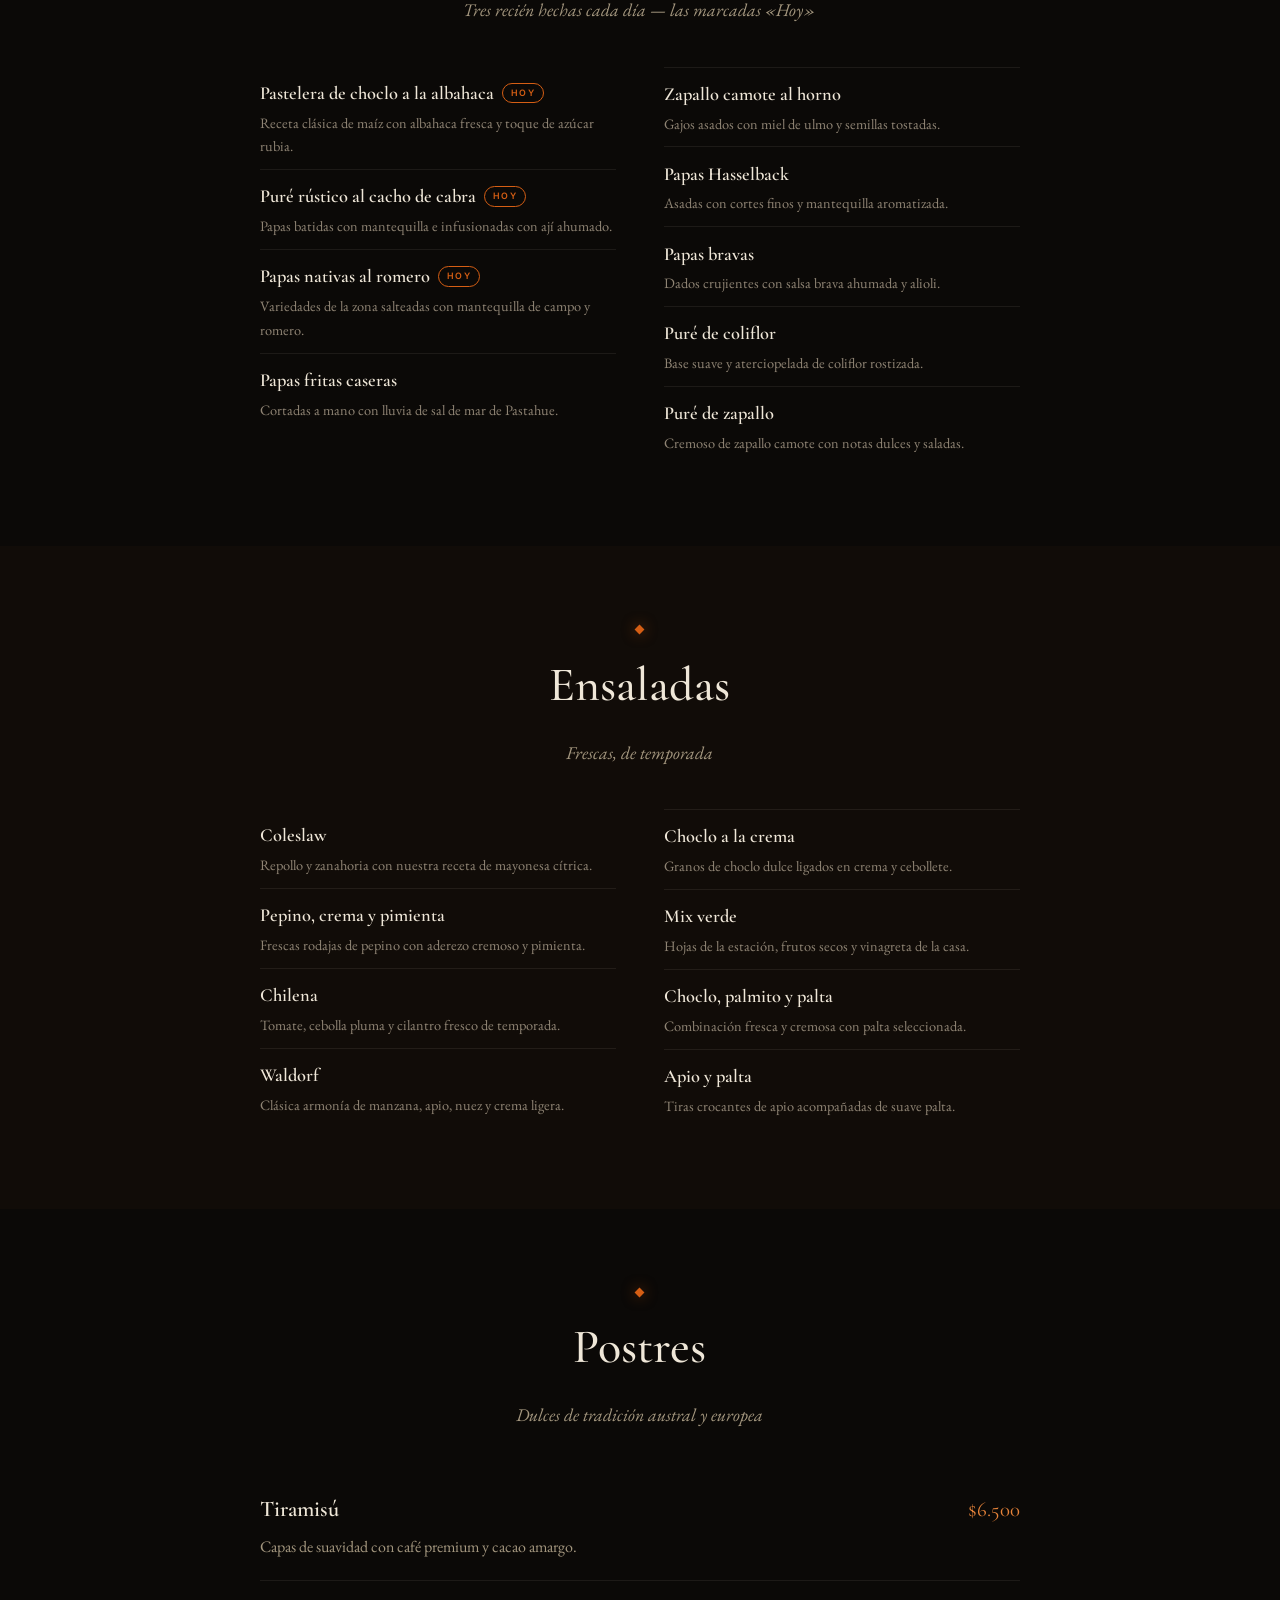
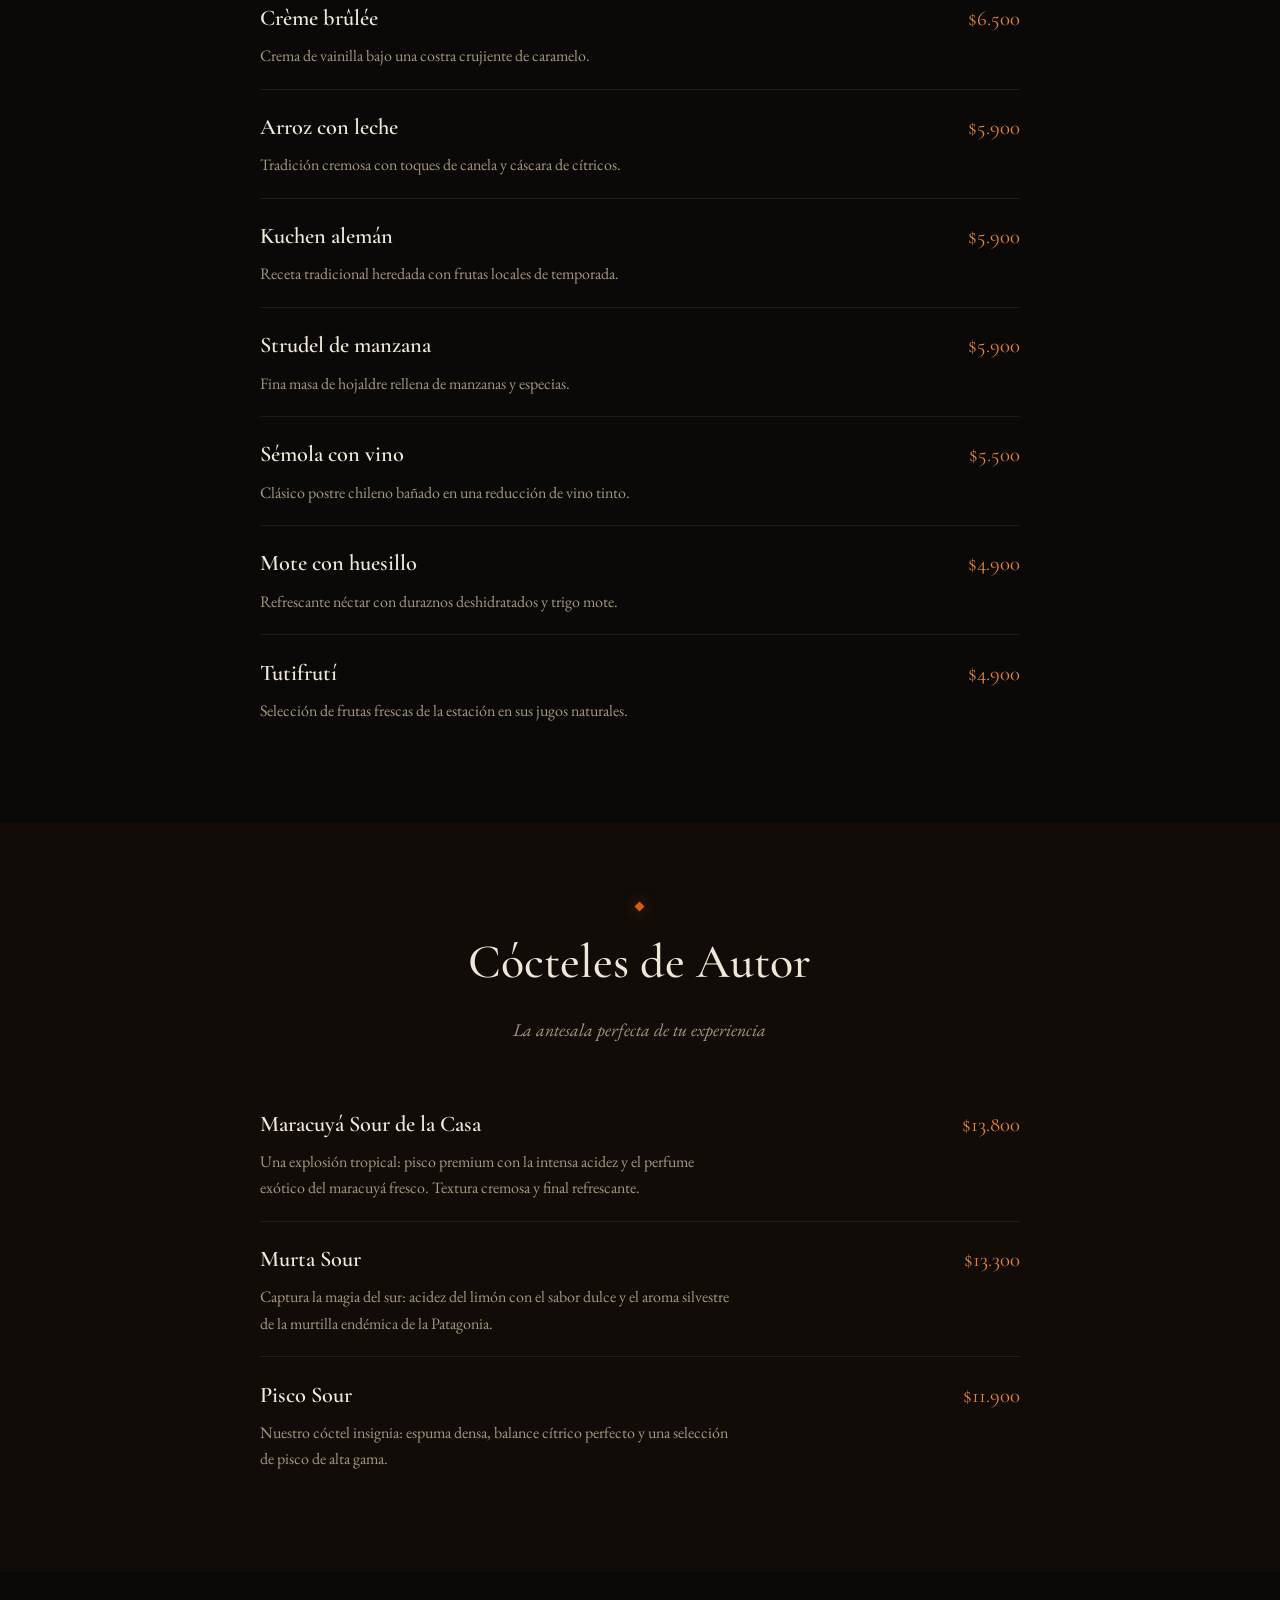
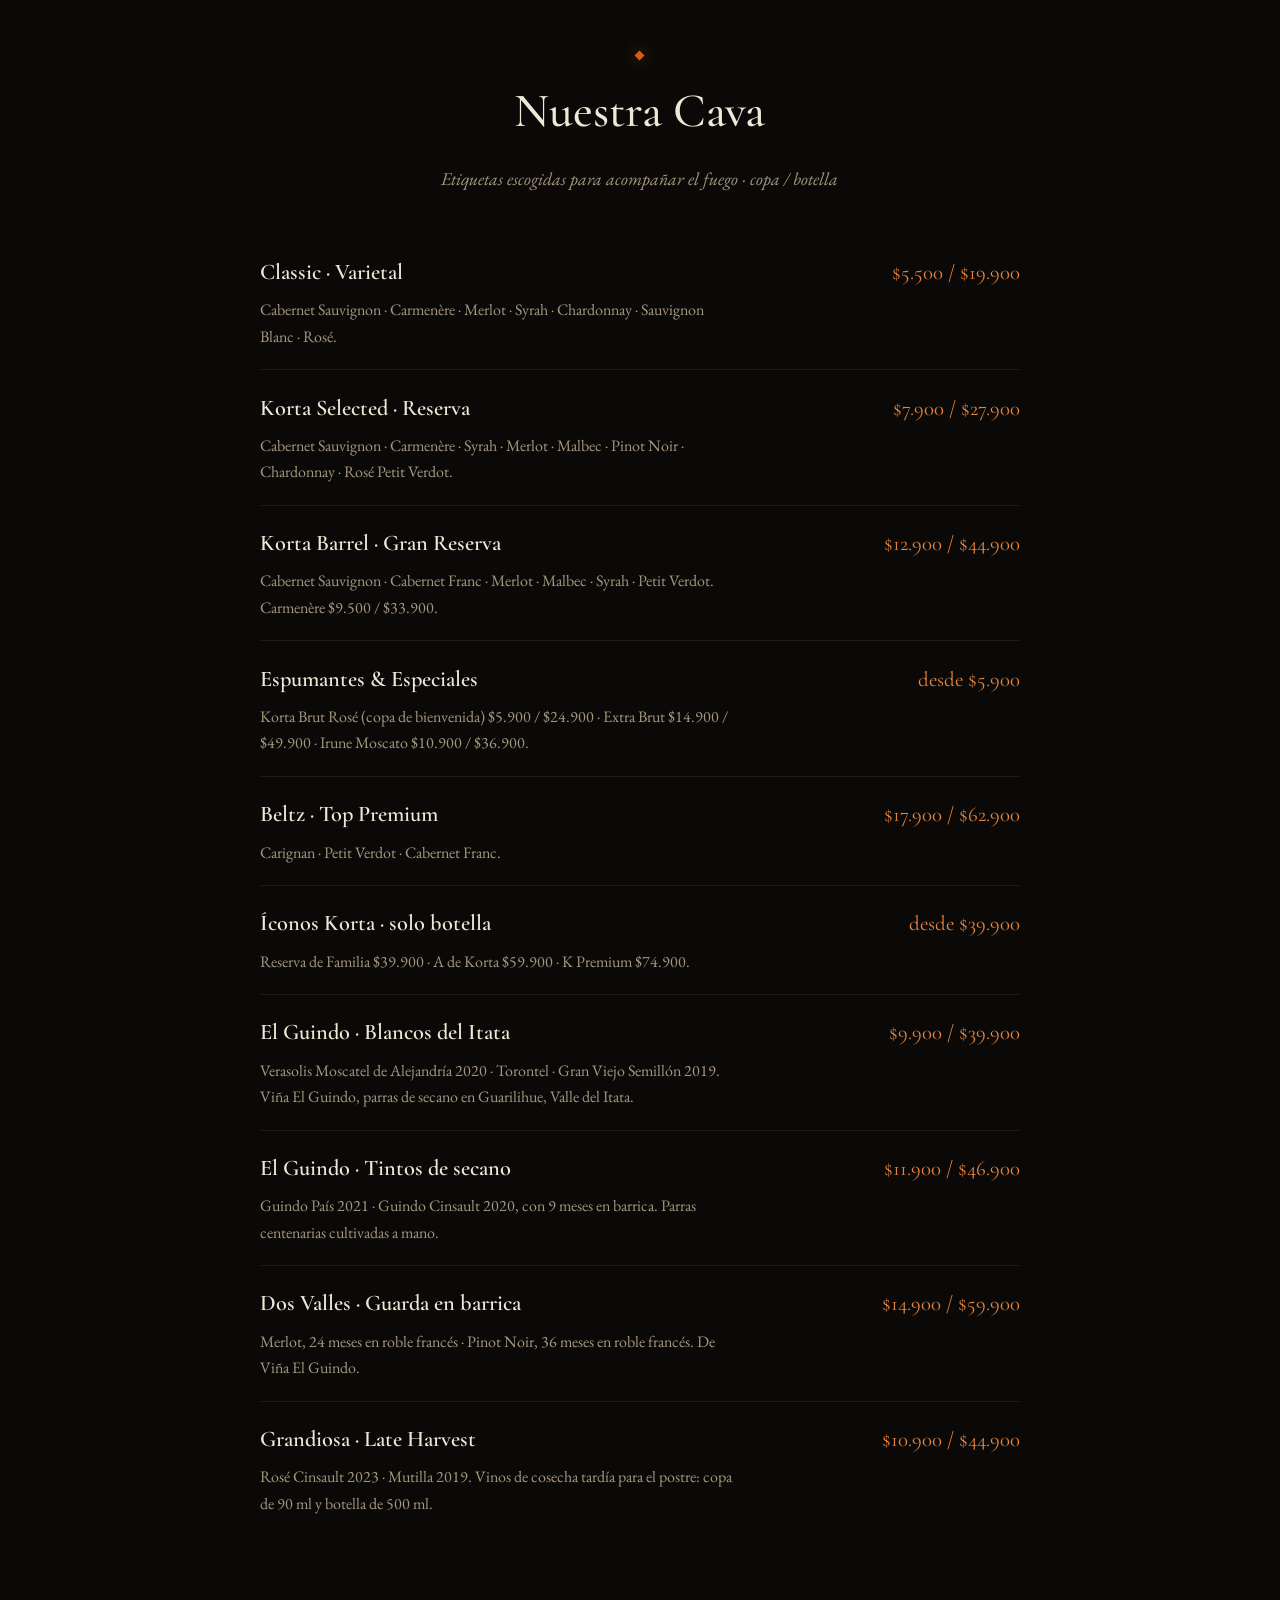
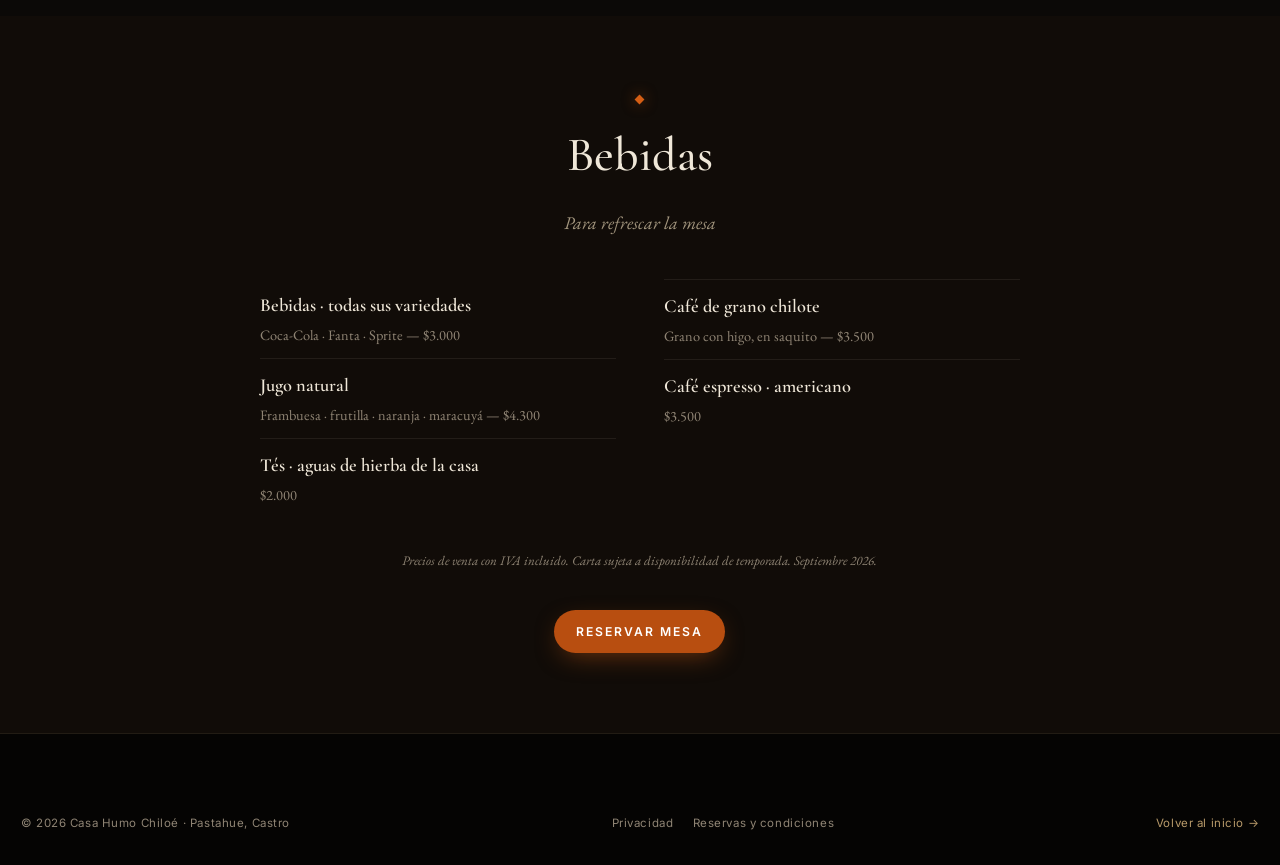
<file: carta.html>
<!DOCTYPE html>
<html lang="es">
<head>
<meta charset="UTF-8">
<meta name="viewport" content="width=device-width, initial-scale=1.0, viewport-fit=cover">
<meta name="theme-color" content="#0b0907">
<title>Carta · Casa Humo Chiloé — Parrilla, ahumados y cava premium</title>
<meta name="description" content="Carta completa de Casa Humo Chiloé: entradas, 17 cortes a la brasa, guarniciones, postres, coctelería de autor y una cava de vinos premium. Pastahue, Castro.">
<meta name="robots" content="index, follow, max-image-preview:large">
<link rel="canonical" href="https://casahumochiloe.cl/carta.html">

<meta property="og:type" content="website">
<meta property="og:site_name" content="Casa Humo Chiloé">
<meta property="og:title" content="Carta · Casa Humo Chiloé">
<meta property="og:description" content="La parrilla, la cava y la coctelería de la casa. Cocina al fuego en Castro, Chiloé.">
<meta property="og:image" content="https://casahumochiloe.cl/assets/img/og-image.jpg">
<meta property="og:url" content="https://casahumochiloe.cl/carta.html">

<link rel="icon" type="image/png" href="assets/img/favicon.png?v=20260721">
<link rel="apple-touch-icon" href="assets/img/apple-touch-icon.png?v=20260721">
<link rel="preconnect" href="https://fonts.googleapis.com">
<link rel="preconnect" href="https://fonts.gstatic.com" crossorigin>
<link href="https://fonts.googleapis.com/css2?family=Cormorant+Garamond:ital,wght@0,400;0,500;0,600;0,700;1,400;1,500;1,600&family=EB+Garamond:ital,wght@0,400;0,500;1,400&family=Inter:wght@400;500;600&display=swap" rel="stylesheet">
<link rel="stylesheet" href="styles.css?v=20260928">

<script type="application/ld+json">
{
  "@context": "https://schema.org",
  "@type": "Menu",
  "name": "Carta Casa Humo Chiloé",
  "url": "https://casahumochiloe.cl/carta.html",
  "inLanguage": "es",
  "hasMenuSection": [
    { "@type": "MenuSection", "name": "Entradas" },
    { "@type": "MenuSection", "name": "Carnes & Fuegos" },
    { "@type": "MenuSection", "name": "Guarniciones & Ensaladas" },
    { "@type": "MenuSection", "name": "Postres" },
    { "@type": "MenuSection", "name": "Cócteles de Autor" },
    { "@type": "MenuSection", "name": "Cava de Vinos Premium" },
    { "@type": "MenuSection", "name": "Bebidas" }
  ]
}
</script>
</head>
<body>
<a class="skip-link" href="#contenido">Saltar al contenido</a>

<header class="nav is-solid" data-nav>
  <a class="nav-brand" href="index.html" aria-label="Casa Humo Chiloé — inicio">
    <img decoding="async" width="38" height="45" src="assets/img/logo.webp" alt="Logo Casa Humo Chiloé">
    <b>Casa Humo <span>Chiloé</span></b>
  </a>
  <nav class="nav-links" data-menu aria-label="Navegación principal">
    <a href="index.html#fuego">El fuego</a>
    <a href="index.html#historia">Historia</a>
    <a href="index.html#cava">La cava</a>
    <a href="index.html#ubicacion">Ubicación</a>
    <a class="btn btn-primary" href="reservar/" target="_blank" rel="noopener">Reservar</a>
  </nav>
  <button class="nav-toggle" data-toggle aria-label="Abrir menú" aria-expanded="false">
    <svg viewBox="0 0 24 24" fill="none" stroke="currentColor" stroke-width="1.5"><path d="M3 6h18M3 12h18M3 18h18"/></svg>
  </button>
</header>

<main id="contenido">
<section class="carta-hero">
  <div class="hero-mesh"></div>
  <span class="kicker">Maestría en fuegos · Selección vinícola</span>
  <h1>La Carta</h1>
  <p>Cocina al fuego y bodega de vinos premium, en el corazón austral de Chiloé.</p>
  <div>
    <a class="back-home" href="index.html">&larr; Volver al inicio</a>
    &nbsp;&nbsp;
    <a class="back-home" href="carta-casa-humo-chiloe.pdf" target="_blank" rel="noopener">Descargar carta en PDF ↓</a>
  </div>
</section>

<nav class="carta-chips" aria-label="Categorías de la carta">
  <a href="#entradas">Entradas</a>
  <a href="#carnes">Carnes & Fuegos</a>
  <a href="#guarniciones">Guarniciones</a>
  <a href="#ensaladas">Ensaladas</a>
  <a href="#postres">Postres</a>
  <a href="#cocteles">Cócteles</a>
  <a href="#cava">Cava</a>
  <a href="#bebidas">Bebidas</a>
</nav>

<!-- ENTRADAS -->
<section class="menu-sec" id="entradas">
  <div class="wrap">
    <div class="menu-sec-head reveal"><span class="ember-diamond"></span><h2>Entradas</h2><span class="sub">De la brasa, la huerta y nuestra bodega</span></div>
    <div class="menu-list">
      <div class="menu-item"><div class="row"><span class="nm">Tártaro de res</span><span class="pr">$14.900</span></div><p class="ds">Filete picado a cuchillo, alcaparras, mostaza antigua y tostadas rústicas.</p></div>
      <div class="menu-item"><div class="row"><span class="nm">Ceviche</span><span class="pr">$9.900</span></div><p class="ds">Pesca del día marinada en cítricos, cebolla morada y cilantro fresco de la huerta.</p></div>
      <div class="menu-item"><div class="row"><span class="nm">Salmón en conserva</span><span class="pr">$8.900</span></div><p class="ds">Filete de salmón curado en aceite de hierbas australes y especias de nuestra bodega.</p></div>
      <div class="menu-item"><div class="row"><span class="nm">Provoleta</span><span class="pr">$7.900</span></div><p class="ds">Queso fundido a las brasas con orégano y un toque de chimichurri casero.</p></div>
      <div class="menu-item"><div class="row"><span class="nm">Choripán pituco</span><span class="pr">$7.500</span></div><p class="ds">Longaniza premium en pan brioche artesanal con salsa especial de la casa.</p></div>
      <div class="menu-item"><div class="row"><span class="nm">Chancho en piedra con sopaipillas</span><span class="pr">$6.900</span></div><p class="ds">Molienda tradicional en piedra volcánica con sopaipillas caseras fritas al momento.</p></div>
      <div class="menu-item"><div class="row"><span class="nm">Prietas</span><span class="pr">$6.900</span></div><p class="ds">Dos unidades doradas a la parrilla, receta artesanal de la zona de Pastahue.</p></div>
      <div class="menu-item"><div class="row"><span class="nm">Crema de zapallo</span><span class="pr">$5.900</span></div><p class="ds">Textura suave y profunda, con semillas tostadas y aceite de oliva.</p></div>
    </div>
  </div>
</section>

<!-- CARNES -->
<section class="menu-sec" id="carnes">
  <div class="wrap">
    <div class="menu-sec-head reveal"><span class="ember-diamond"></span><h2>Carnes &amp; Fuegos</h2><span class="sub">Cortes seleccionados, sellados sobre leña austral</span></div>
    <div class="menu-list">
      <div class="menu-item"><div class="row"><span class="nm"><span class="idx">01</span>Lomo Vetado «Grill Master»</span><span class="pr">$24.900</span></div><p class="ds">Tradición parrillera en su máxima expresión. 220 g de lomo vetado con el equilibrio justo de grasa para asegurar sabor y ternura.</p></div>
      <div class="menu-item"><div class="row"><span class="nm"><span class="idx">02</span>Pulpo a la parrilla</span><span class="pr">$24.900</span></div><p class="ds">Pulpo de las profundidades de Chiloé, braseado lentamente sobre leña. Cristales de sal de mar y el perfume ahumado de la brasa austral.</p></div>
      <div class="menu-item"><div class="row"><span class="nm"><span class="idx">03</span>Entraña a las brasas</span><span class="pr">$24.500</span></div><p class="ds">Corte premium de vacuno seleccionado por su intensa jugosidad y fibra tierna. Sellado a fuego alto para lograr una costra perfecta.</p></div>
      <div class="menu-item"><div class="row"><span class="nm"><span class="idx">04</span>Medallón de filete al grill</span><span class="pr">$23.900</span></div><p class="ds">El corte más noble de nuestra selección. Textura suave, ausencia de grasa. Terminado con mantequilla aromatizada y cristales de sal.</p></div>
      <div class="menu-item"><div class="row"><span class="nm"><span class="idx">05</span>Flat Iron con sal de mar de Pastahue</span><span class="pr">$22.900</span></div><p class="ds">El secreto mejor guardado de la parrilla. Corte magro y sorprendentemente tierno. Sellado intensamente para realzar su sabor profundo. Servido en láminas.</p></div>
      <div class="menu-item"><div class="row"><span class="nm"><span class="idx">06</span>Arrachera Premium a las brasas</span><span class="pr">$22.900</span></div><p class="ds">Corte jugoso de fibra suelta y sabor intenso. Sellado a fuego alto y llevado a su punto exacto sobre la leña.</p></div>
      <div class="menu-item"><div class="row"><span class="nm"><span class="idx">07</span>Lomo Liso / Bife Angosto</span><span class="pr">$21.900</span></div><p class="ds">Clásico noble de parrilla, magro y parejo. Sellado a fuego vivo para un centro tierno y de sabor limpio.</p></div>
      <div class="menu-item"><div class="row"><span class="nm"><span class="idx">08</span>Punta de Picana</span><span class="pr">$20.900</span></div><p class="ds">Corte tradicional con su tapa de grasa que se dora sobre la brasa, jugoso y lleno de sabor chileno.</p></div>
      <div class="menu-item"><div class="row"><span class="nm"><span class="idx">09</span>Salmón austral sellado a la plancha</span><span class="pr">$19.900</span></div><p class="ds">Filete seleccionado por su firmeza y color vibrante. Cocinado a fuego fuerte: costra dorada, centro tierno. Terminado con mantequilla cítrica y sal de mar.</p></div>
      <div class="menu-item"><div class="row"><span class="nm"><span class="idx">10</span>Asado de Tira</span><span class="pr">$19.900</span></div><p class="ds">Costillar cortado transversal, asado lento sobre leña hasta soltar todo su sabor. Puro fuego chileno.</p></div>
      <div class="menu-item"><div class="row"><span class="nm"><span class="idx">11</span>Palanca</span><span class="pr">$19.900</span></div><p class="ds">Corte magro y sabroso de la paleta, sellado intensamente. Discreto en apariencia, generoso en sabor.</p></div>
      <div class="menu-item"><div class="row"><span class="nm"><span class="idx">12</span>Plateada premium · cocción lenta</span><span class="pr">$17.900</span></div><p class="ds">Horas de cocción baja hasta quedar mantecosa: se deshace con el tenedor. Ideal para el almuerzo de domingo.</p></div>
      <div class="menu-item"><div class="row"><span class="nm"><span class="idx">13</span>Cerdo ahumado en casa</span><span class="pr">$14.900</span></div><p class="ds">Chuleta vetada ahumada artesanalmente por largas horas hasta su mayor ternura y terminada al grill. Acompañado de puré de manzana.</p></div>
      <div class="menu-item"><div class="row"><span class="nm"><span class="idx">14</span>Medallones de solomillo en costra de pimienta y miel</span><span class="pr">$13.900</span></div><p class="ds">El corte más magro y delicado del cerdo, cortado en medallones. Glaseado con reducción de miel de ulmo y mix de pimienta negra, blanca y rosada.</p></div>
      <div class="menu-item"><div class="row"><span class="nm"><span class="idx">15</span>Chuleta de cerdo a las brasas</span><span class="pr">$13.900</span></div><p class="ds">Chuleta de cerdo sellada sobre leña austral: jugosa, sabrosa y de fácil manejo. Terminada con cristales de sal y un toque de hierbas frescas.</p></div>
      <div class="menu-item"><div class="row"><span class="nm"><span class="idx">16</span>Maltones en su concha · choritos o mejillones grandes</span><span class="pr">$13.900</span></div><p class="ds">Grandes maltones asados a presión en su concha para intensificar su sabor marino. Una explosión de jugos naturales realzada por las brasas.</p></div>
      <div class="menu-item"><div class="row"><span class="nm"><span class="idx">17</span>Suprema de pollo al grill</span><span class="pr">$11.900</span></div><p class="ds">Filete de pechuga tibiado en salmuera de la casa y sellado a fuego vivo para lograr una superficie dorada y crujiente.</p></div>
      <div class="menu-item special"><div class="row"><span class="nm"><span class="star">★</span> Tomahawk para 2 personas</span><span class="pr">$52.800</span></div><p class="ds">El corte espectáculo: costilla entera con mango de hueso, asada sobre leña para compartir. Reserva anticipada. Equivale a $26.400 por comensal, con guarnición.</p></div>
    </div>
    <p class="menu-note">Todos los platos de carne incluyen, a elección, tres guarniciones del día. Precios de venta con IVA incluido.</p>
  </div>
</section>

<!-- GUARNICIONES -->
<section class="menu-sec" id="guarniciones">
  <div class="wrap">
    <div class="menu-sec-head reveal"><span class="ember-diamond"></span><h2>Guarniciones</h2><span class="sub">Tres recién hechas cada día — las marcadas «Hoy»</span></div>
    <div class="menu-cols">
      <div class="g"><b>Pastelera de choclo a la albahaca <span class="hoy">Hoy</span></b><p>Receta clásica de maíz con albahaca fresca y toque de azúcar rubia.</p></div>
      <div class="g"><b>Puré rústico al cacho de cabra <span class="hoy">Hoy</span></b><p>Papas batidas con mantequilla e infusionadas con ají ahumado.</p></div>
      <div class="g"><b>Papas nativas al romero <span class="hoy">Hoy</span></b><p>Variedades de la zona salteadas con mantequilla de campo y romero.</p></div>
      <div class="g"><b>Papas fritas caseras</b><p>Cortadas a mano con lluvia de sal de mar de Pastahue.</p></div>
      <div class="g"><b>Zapallo camote al horno</b><p>Gajos asados con miel de ulmo y semillas tostadas.</p></div>
      <div class="g"><b>Papas Hasselback</b><p>Asadas con cortes finos y mantequilla aromatizada.</p></div>
      <div class="g"><b>Papas bravas</b><p>Dados crujientes con salsa brava ahumada y alioli.</p></div>
      <div class="g"><b>Puré de coliflor</b><p>Base suave y aterciopelada de coliflor rostizada.</p></div>
      <div class="g"><b>Puré de zapallo</b><p>Cremoso de zapallo camote con notas dulces y saladas.</p></div>
    </div>
  </div>
</section>

<!-- ENSALADAS -->
<section class="menu-sec" id="ensaladas">
  <div class="wrap">
    <div class="menu-sec-head reveal"><span class="ember-diamond"></span><h2>Ensaladas</h2><span class="sub">Frescas, de temporada</span></div>
    <div class="menu-cols">
      <div class="g"><b>Coleslaw</b><p>Repollo y zanahoria con nuestra receta de mayonesa cítrica.</p></div>
      <div class="g"><b>Pepino, crema y pimienta</b><p>Frescas rodajas de pepino con aderezo cremoso y pimienta.</p></div>
      <div class="g"><b>Chilena</b><p>Tomate, cebolla pluma y cilantro fresco de temporada.</p></div>
      <div class="g"><b>Waldorf</b><p>Clásica armonía de manzana, apio, nuez y crema ligera.</p></div>
      <div class="g"><b>Choclo a la crema</b><p>Granos de choclo dulce ligados en crema y cebollete.</p></div>
      <div class="g"><b>Mix verde</b><p>Hojas de la estación, frutos secos y vinagreta de la casa.</p></div>
      <div class="g"><b>Choclo, palmito y palta</b><p>Combinación fresca y cremosa con palta seleccionada.</p></div>
      <div class="g"><b>Apio y palta</b><p>Tiras crocantes de apio acompañadas de suave palta.</p></div>
    </div>
  </div>
</section>

<!-- POSTRES -->
<section class="menu-sec" id="postres">
  <div class="wrap">
    <div class="menu-sec-head reveal"><span class="ember-diamond"></span><h2>Postres</h2><span class="sub">Dulces de tradición austral y europea</span></div>
    <div class="menu-list">
      <div class="menu-item"><div class="row"><span class="nm">Tiramisú</span><span class="pr">$6.500</span></div><p class="ds">Capas de suavidad con café premium y cacao amargo.</p></div>
      <div class="menu-item"><div class="row"><span class="nm">Crème brûlée</span><span class="pr">$6.500</span></div><p class="ds">Crema de vainilla bajo una costra crujiente de caramelo.</p></div>
      <div class="menu-item"><div class="row"><span class="nm">Arroz con leche</span><span class="pr">$5.900</span></div><p class="ds">Tradición cremosa con toques de canela y cáscara de cítricos.</p></div>
      <div class="menu-item"><div class="row"><span class="nm">Kuchen alemán</span><span class="pr">$5.900</span></div><p class="ds">Receta tradicional heredada con frutas locales de temporada.</p></div>
      <div class="menu-item"><div class="row"><span class="nm">Strudel de manzana</span><span class="pr">$5.900</span></div><p class="ds">Fina masa de hojaldre rellena de manzanas y especias.</p></div>
      <div class="menu-item"><div class="row"><span class="nm">Sémola con vino</span><span class="pr">$5.500</span></div><p class="ds">Clásico postre chileno bañado en una reducción de vino tinto.</p></div>
      <div class="menu-item"><div class="row"><span class="nm">Mote con huesillo</span><span class="pr">$4.900</span></div><p class="ds">Refrescante néctar con duraznos deshidratados y trigo mote.</p></div>
      <div class="menu-item"><div class="row"><span class="nm">Tutifrutí</span><span class="pr">$4.900</span></div><p class="ds">Selección de frutas frescas de la estación en sus jugos naturales.</p></div>
    </div>
  </div>
</section>

<!-- COCTELES -->
<section class="menu-sec" id="cocteles">
  <div class="wrap">
    <div class="menu-sec-head reveal"><span class="ember-diamond"></span><h2>Cócteles de Autor</h2><span class="sub">La antesala perfecta de tu experiencia</span></div>
    <div class="menu-list">
      <div class="menu-item"><div class="row"><span class="nm">Maracuyá Sour de la Casa</span><span class="pr">$13.800</span></div><p class="ds">Una explosión tropical: pisco premium con la intensa acidez y el perfume exótico del maracuyá fresco. Textura cremosa y final refrescante.</p></div>
      <div class="menu-item"><div class="row"><span class="nm">Murta Sour</span><span class="pr">$13.300</span></div><p class="ds">Captura la magia del sur: acidez del limón con el sabor dulce y el aroma silvestre de la murtilla endémica de la Patagonia.</p></div>
      <div class="menu-item"><div class="row"><span class="nm">Pisco Sour</span><span class="pr">$11.900</span></div><p class="ds">Nuestro cóctel insignia: espuma densa, balance cítrico perfecto y una selección de pisco de alta gama.</p></div>
    </div>
  </div>
</section>

<!-- CAVA -->
<section class="menu-sec" id="cava">
  <div class="wrap">
    <div class="menu-sec-head reveal"><span class="ember-diamond"></span><h2>Nuestra Cava</h2><span class="sub">Etiquetas escogidas para acompañar el fuego · copa / botella</span></div>
    <div class="menu-list">
      <div class="menu-item"><div class="row"><span class="nm">Classic · Varietal</span><span class="pr">$5.500 / $19.900</span></div><p class="ds">Cabernet Sauvignon · Carmenère · Merlot · Syrah · Chardonnay · Sauvignon Blanc · Rosé.</p></div>
      <div class="menu-item"><div class="row"><span class="nm">Korta Selected · Reserva</span><span class="pr">$7.900 / $27.900</span></div><p class="ds">Cabernet Sauvignon · Carmenère · Syrah · Merlot · Malbec · Pinot Noir · Chardonnay · Rosé Petit Verdot.</p></div>
      <div class="menu-item"><div class="row"><span class="nm">Korta Barrel · Gran Reserva</span><span class="pr">$12.900 / $44.900</span></div><p class="ds">Cabernet Sauvignon · Cabernet Franc · Merlot · Malbec · Syrah · Petit Verdot. Carmenère $9.500 / $33.900.</p></div>
      <div class="menu-item"><div class="row"><span class="nm">Espumantes &amp; Especiales</span><span class="pr">desde $5.900</span></div><p class="ds">Korta Brut Rosé (copa de bienvenida) $5.900 / $24.900 · Extra Brut $14.900 / $49.900 · Irune Moscato $10.900 / $36.900.</p></div>
      <div class="menu-item"><div class="row"><span class="nm">Beltz · Top Premium</span><span class="pr">$17.900 / $62.900</span></div><p class="ds">Carignan · Petit Verdot · Cabernet Franc.</p></div>
      <div class="menu-item"><div class="row"><span class="nm">Íconos Korta · solo botella</span><span class="pr">desde $39.900</span></div><p class="ds">Reserva de Familia $39.900 · A de Korta $59.900 · K Premium $74.900.</p></div>
      <div class="menu-item"><div class="row"><span class="nm">El Guindo · Blancos del Itata</span><span class="pr">$9.900 / $39.900</span></div><p class="ds">Verasolis Moscatel de Alejandría 2020 · Torontel · Gran Viejo Semillón 2019. Viña El Guindo, parras de secano en Guarilihue, Valle del Itata.</p></div>
      <div class="menu-item"><div class="row"><span class="nm">El Guindo · Tintos de secano</span><span class="pr">$11.900 / $46.900</span></div><p class="ds">Guindo País 2021 · Guindo Cinsault 2020, con 9 meses en barrica. Parras centenarias cultivadas a mano.</p></div>
      <div class="menu-item"><div class="row"><span class="nm">Dos Valles · Guarda en barrica</span><span class="pr">$14.900 / $59.900</span></div><p class="ds">Merlot, 24 meses en roble francés · Pinot Noir, 36 meses en roble francés. De Viña El Guindo.</p></div>
      <div class="menu-item"><div class="row"><span class="nm">Grandiosa · Late Harvest</span><span class="pr">$10.900 / $44.900</span></div><p class="ds">Rosé Cinsault 2023 · Mutilla 2019. Vinos de cosecha tardía para el postre: copa de 90 ml y botella de 500 ml.</p></div>
    </div>
  </div>
</section>

<!-- BEBIDAS -->
<section class="menu-sec" id="bebidas">
  <div class="wrap">
    <div class="menu-sec-head reveal"><span class="ember-diamond"></span><h2>Bebidas</h2><span class="sub">Para refrescar la mesa</span></div>
    <div class="menu-cols">
      <div class="g"><b>Bebidas · todas sus variedades</b><p>Coca-Cola · Fanta · Sprite — $3.000</p></div>
      <div class="g"><b>Jugo natural</b><p>Frambuesa · frutilla · naranja · maracuyá — $4.300</p></div>
      <div class="g"><b>Tés · aguas de hierba de la casa</b><p>$2.000</p></div>
      <div class="g"><b>Café de grano chilote</b><p>Grano con higo, en saquito — $3.500</p></div>
      <div class="g"><b>Café espresso · americano</b><p>$3.500</p></div>
    </div>
    <p class="menu-note">Precios de venta con IVA incluido. Carta sujeta a disponibilidad de temporada. Septiembre 2026.</p>
    <div class="center" style="margin-top:2.4rem;">
      <a class="btn btn-primary" href="reservar/" target="_blank" rel="noopener">Reservar mesa</a>
    </div>
  </div>
</section>
</main>

<footer class="footer">
  <div class="wrap">
    <div class="footer-bottom" style="border:0;margin:0;">
      <span>© 2026 Casa Humo Chiloé · Pastahue, Castro</span>
      <span class="footer-legal"><a href="legal.html#privacidad">Privacidad</a><a href="legal.html#terminos">Reservas y condiciones</a></span>
      <a href="index.html" style="color:var(--brass);">Volver al inicio &rarr;</a>
    </div>
  </div>
</footer>

<script defer src="main.js?v=20260722"></script>
</body>
</html>
</file>
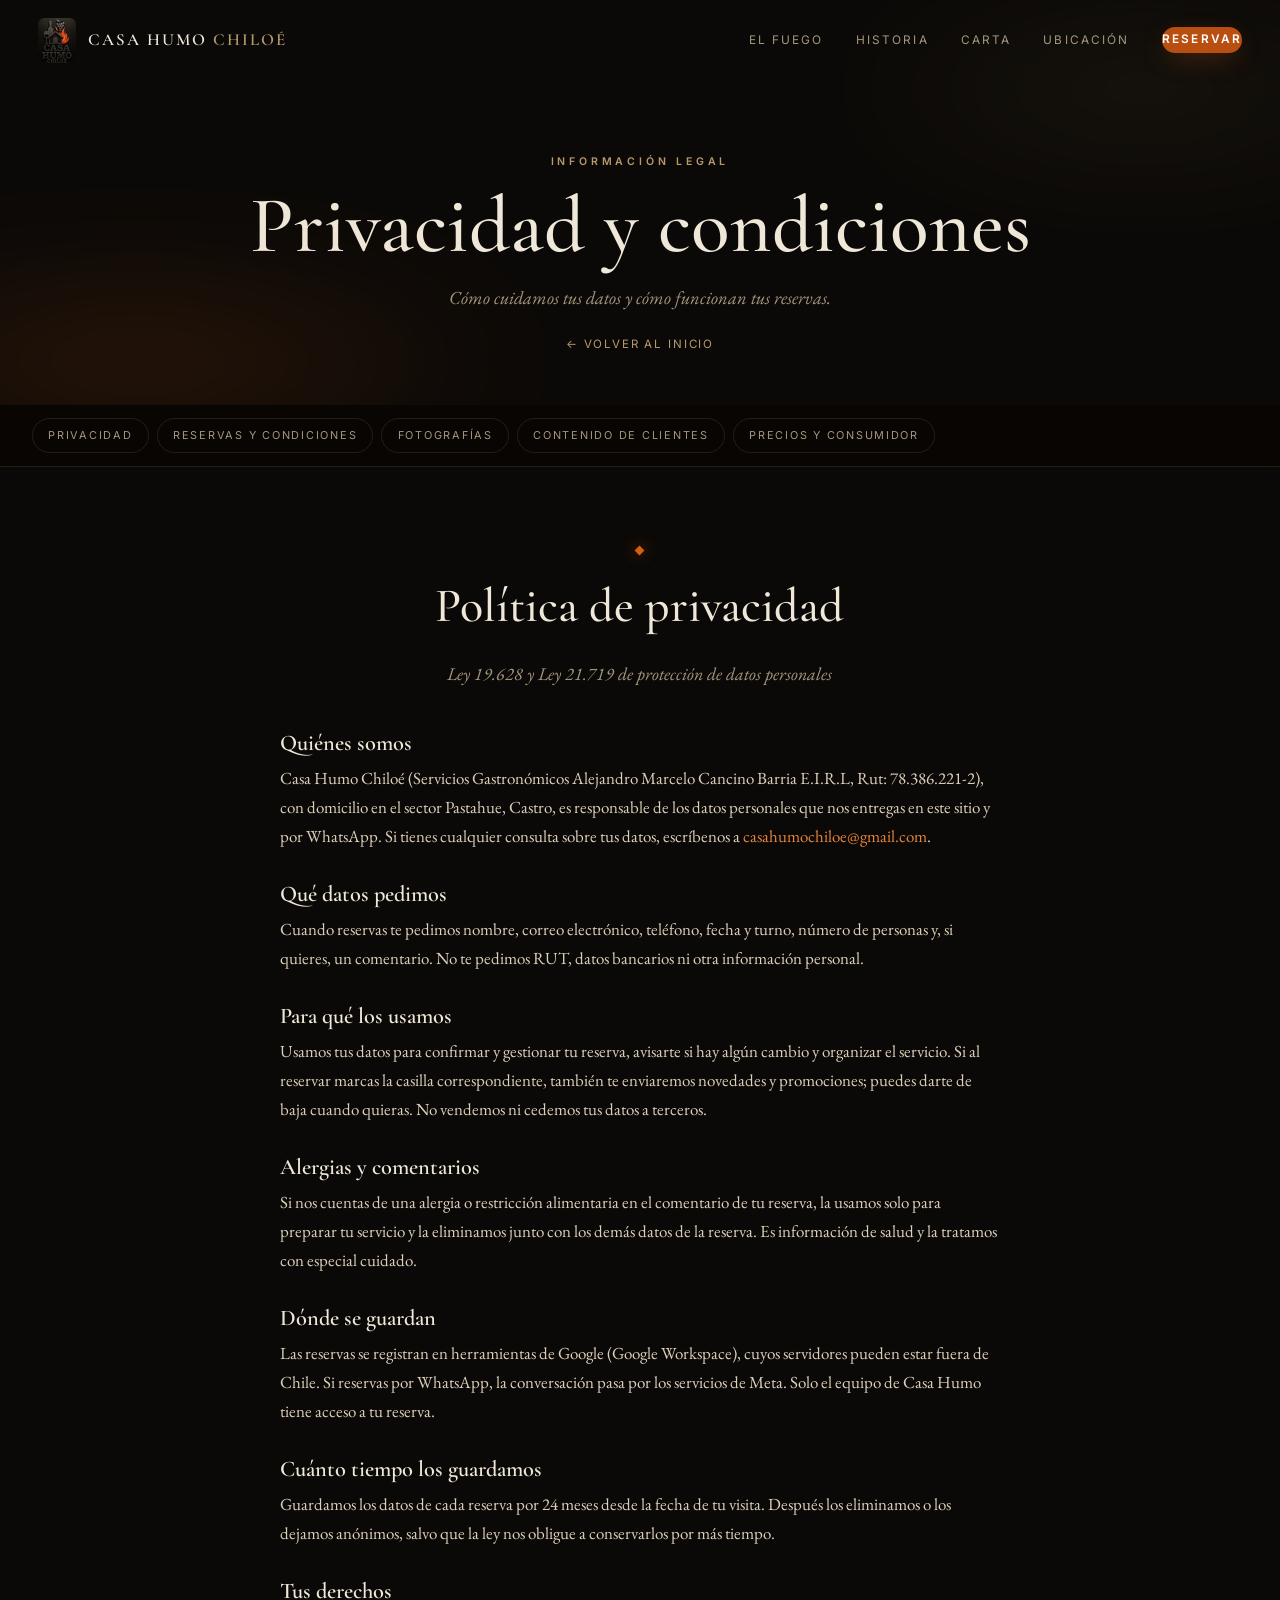
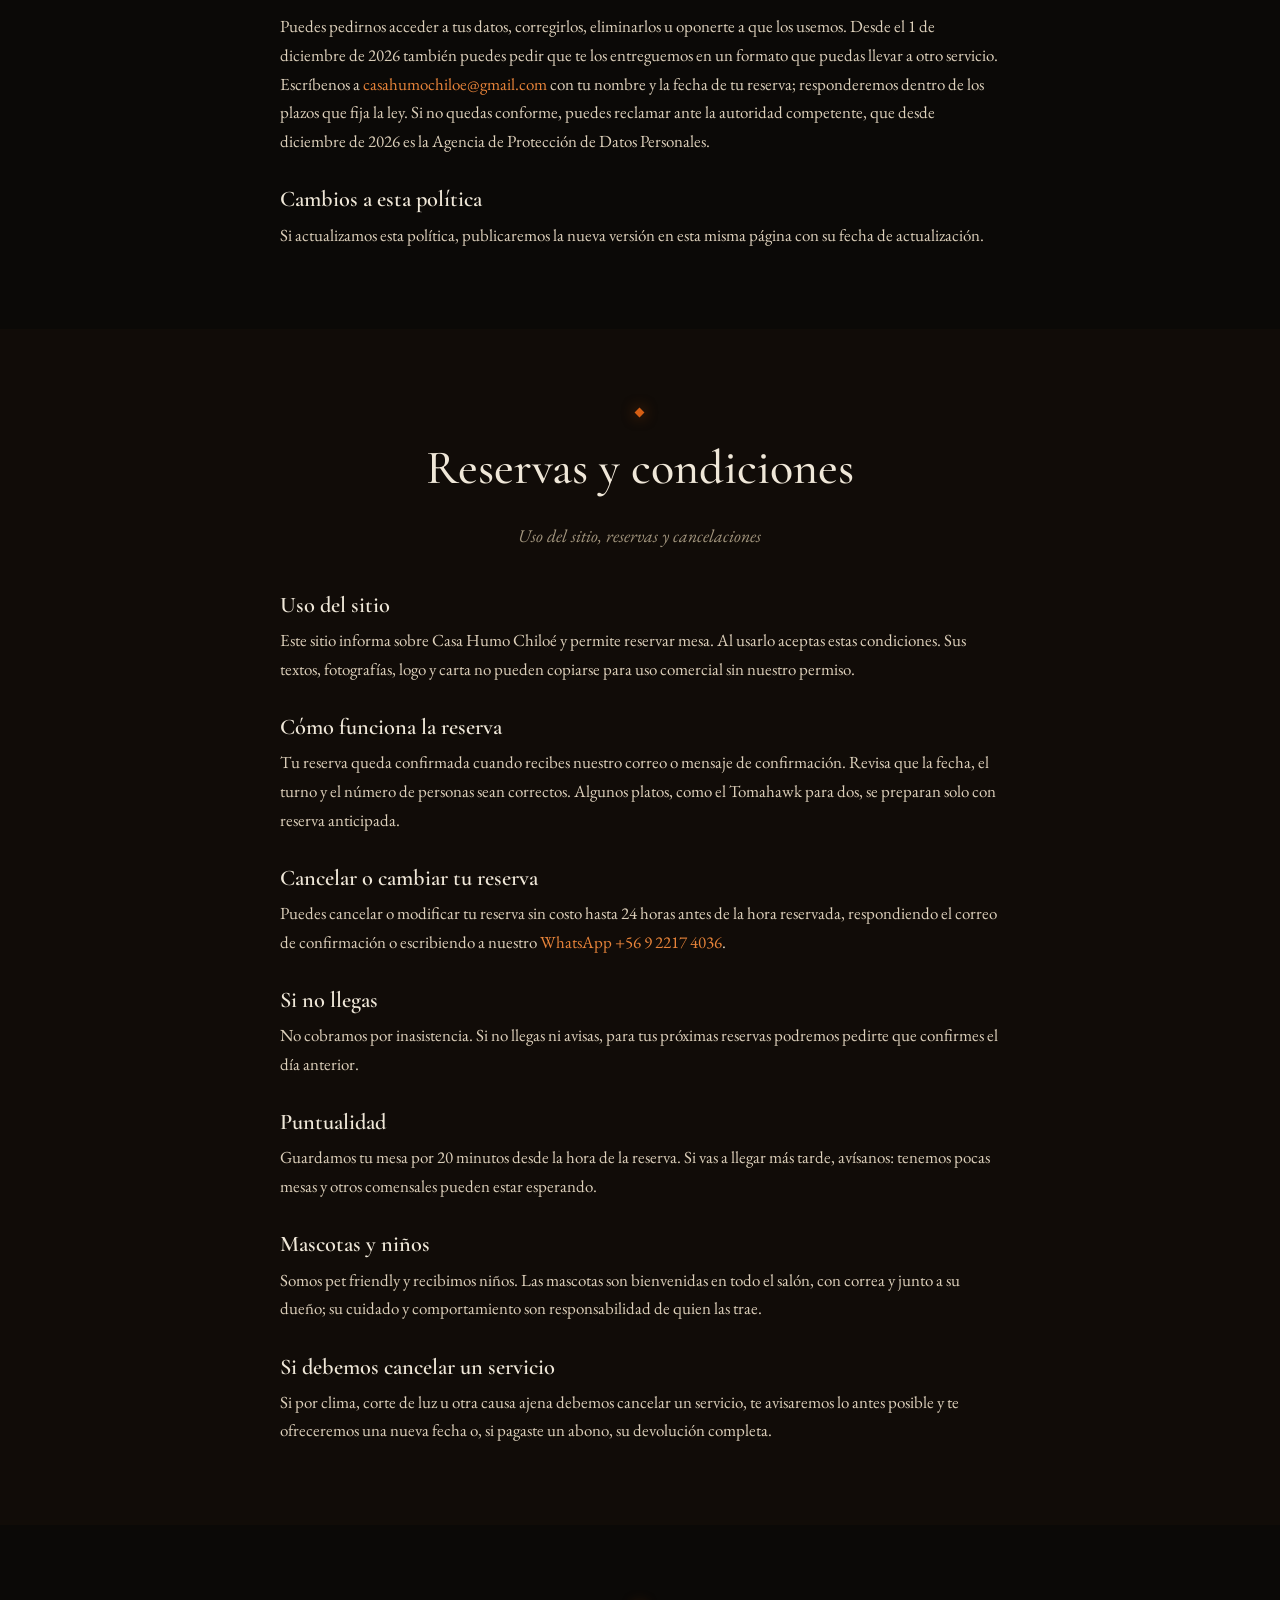
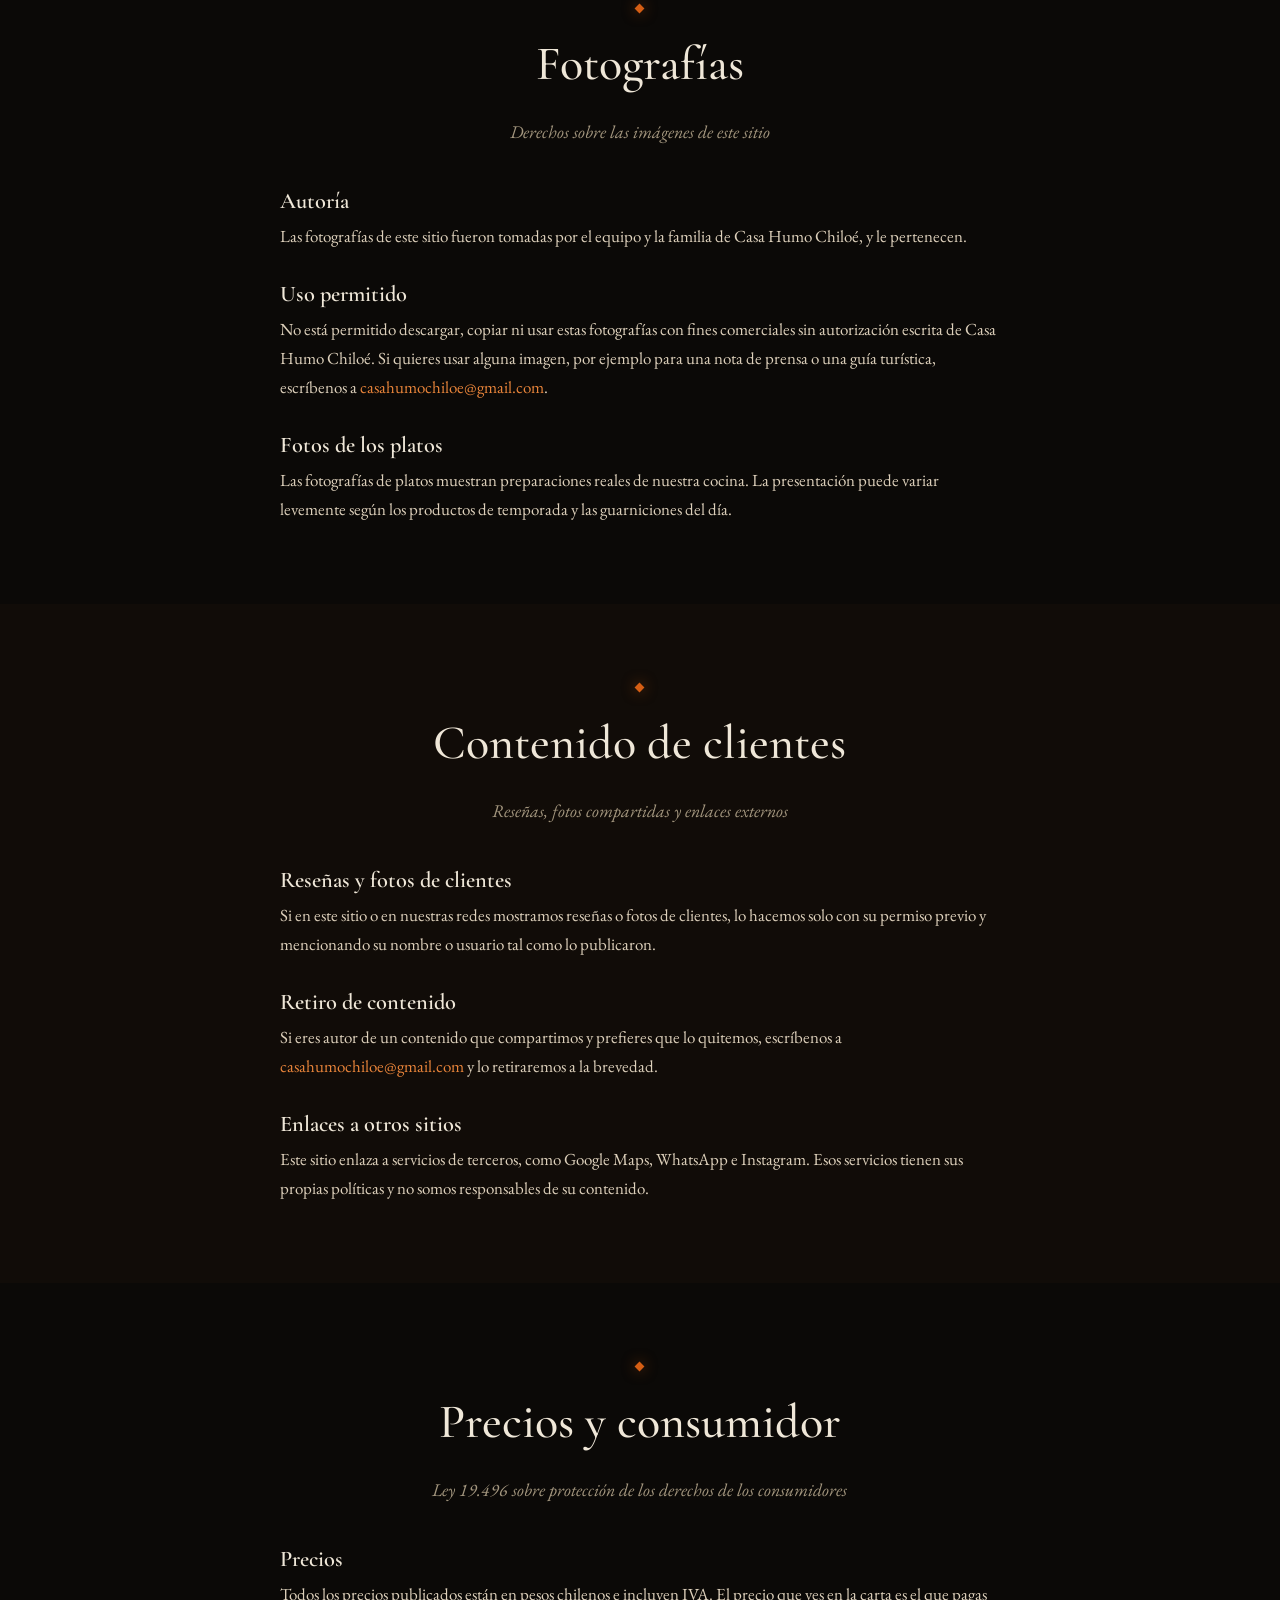
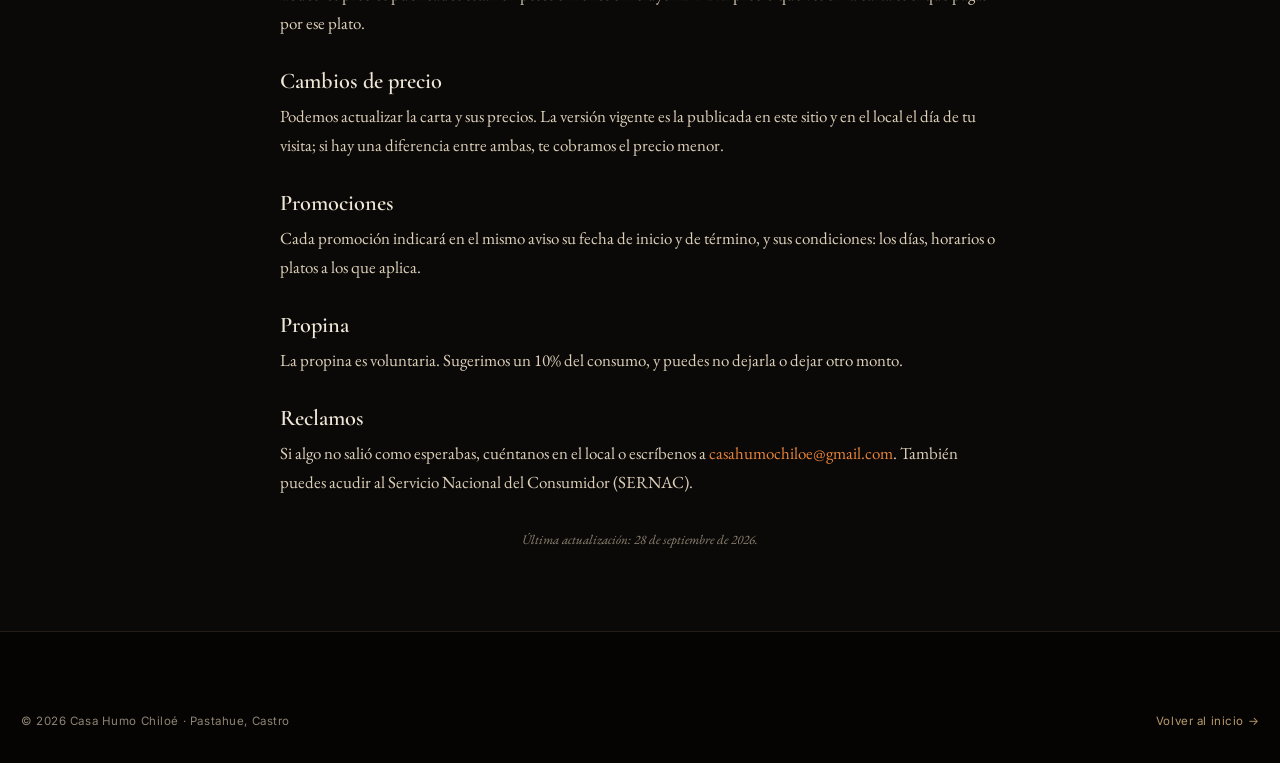
<file: legal.html>
<!DOCTYPE html>
<html lang="es">
<head>
<meta charset="UTF-8">
<meta name="viewport" content="width=device-width, initial-scale=1.0, viewport-fit=cover">
<meta name="theme-color" content="#0b0907">
<title>Privacidad y condiciones · Casa Humo Chiloé</title>
<meta name="description" content="Política de privacidad, condiciones de reserva y cancelación, derechos sobre las fotografías y información al consumidor de Casa Humo Chiloé.">
<meta name="robots" content="index, follow">
<link rel="canonical" href="https://casahumochiloe.cl/legal.html">

<meta property="og:type" content="website">
<meta property="og:site_name" content="Casa Humo Chiloé">
<meta property="og:title" content="Privacidad y condiciones · Casa Humo Chiloé">
<meta property="og:description" content="Cómo cuidamos tus datos y cómo funcionan las reservas en Casa Humo Chiloé.">
<meta property="og:image" content="https://casahumochiloe.cl/assets/img/og-image.jpg">
<meta property="og:url" content="https://casahumochiloe.cl/legal.html">

<link rel="icon" type="image/png" href="assets/img/favicon.png?v=20260721">
<link rel="apple-touch-icon" href="assets/img/apple-touch-icon.png?v=20260721">
<link rel="preconnect" href="https://fonts.googleapis.com">
<link rel="preconnect" href="https://fonts.gstatic.com" crossorigin>
<link href="https://fonts.googleapis.com/css2?family=Cormorant+Garamond:ital,wght@0,400;0,500;0,600;0,700;1,400;1,500;1,600&family=EB+Garamond:ital,wght@0,400;0,500;1,400&family=Inter:wght@400;500;600&display=swap" rel="stylesheet">
<link rel="stylesheet" href="styles.css?v=20260928">
</head>
<body>
<a class="skip-link" href="#contenido">Saltar al contenido</a>

<header class="nav is-solid" data-nav>
  <a class="nav-brand" href="index.html" aria-label="Casa Humo Chiloé — inicio">
    <img decoding="async" width="38" height="45" src="assets/img/logo.webp" alt="Logo Casa Humo Chiloé">
    <b>Casa Humo <span>Chiloé</span></b>
  </a>
  <nav class="nav-links" data-menu aria-label="Navegación principal">
    <a href="index.html#fuego">El fuego</a>
    <a href="index.html#historia">Historia</a>
    <a href="carta.html">Carta</a>
    <a href="index.html#ubicacion">Ubicación</a>
    <a class="btn btn-primary" href="reservar/" target="_blank" rel="noopener">Reservar</a>
  </nav>
  <button class="nav-toggle" data-toggle aria-label="Abrir menú" aria-expanded="false">
    <svg viewBox="0 0 24 24" fill="none" stroke="currentColor" stroke-width="1.5"><path d="M3 6h18M3 12h18M3 18h18"/></svg>
  </button>
</header>

<main id="contenido">
<section class="carta-hero">
  <div class="hero-mesh"></div>
  <span class="kicker">Información legal</span>
  <h1>Privacidad y condiciones</h1>
  <p>Cómo cuidamos tus datos y cómo funcionan tus reservas.</p>
  <div><a class="back-home" href="index.html">&larr; Volver al inicio</a></div>
</section>

<nav class="carta-chips" aria-label="Secciones">
  <a href="#privacidad">Privacidad</a>
  <a href="#terminos">Reservas y condiciones</a>
  <a href="#fotografias">Fotografías</a>
  <a href="#contenido-terceros">Contenido de clientes</a>
  <a href="#consumidor">Precios y consumidor</a>
</nav>

<section class="menu-sec" id="privacidad">
  <div class="wrap">
    <div class="menu-sec-head reveal"><span class="ember-diamond"></span><h2>Política de privacidad</h2><span class="sub">Ley 19.628 y Ley 21.719 de protección de datos personales</span></div>
    <div class="legal-list">
      <div class="legal-item"><h3>Quiénes somos</h3><p>Casa Humo Chiloé (Servicios Gastronómicos Alejandro Marcelo Cancino Barria E.I.R.L, Rut: 78.386.221-2), con domicilio en el sector Pastahue, Castro, es responsable de los datos personales que nos entregas en este sitio y por WhatsApp. Si tienes cualquier consulta sobre tus datos, escríbenos a <a href="mailto:casahumochiloe@gmail.com">casahumochiloe@gmail.com</a>.</p></div>
      <div class="legal-item"><h3>Qué datos pedimos</h3><p>Cuando reservas te pedimos nombre, correo electrónico, teléfono, fecha y turno, número de personas y, si quieres, un comentario. No te pedimos RUT, datos bancarios ni otra información personal.</p></div>
      <div class="legal-item"><h3>Para qué los usamos</h3><p>Usamos tus datos para confirmar y gestionar tu reserva, avisarte si hay algún cambio y organizar el servicio. Si al reservar marcas la casilla correspondiente, también te enviaremos novedades y promociones; puedes darte de baja cuando quieras. No vendemos ni cedemos tus datos a terceros.</p></div>
      <div class="legal-item"><h3>Alergias y comentarios</h3><p>Si nos cuentas de una alergia o restricción alimentaria en el comentario de tu reserva, la usamos solo para preparar tu servicio y la eliminamos junto con los demás datos de la reserva. Es información de salud y la tratamos con especial cuidado.</p></div>
      <div class="legal-item"><h3>Dónde se guardan</h3><p>Las reservas se registran en herramientas de Google (Google Workspace), cuyos servidores pueden estar fuera de Chile. Si reservas por WhatsApp, la conversación pasa por los servicios de Meta. Solo el equipo de Casa Humo tiene acceso a tu reserva.</p></div>
      <div class="legal-item"><h3>Cuánto tiempo los guardamos</h3><p>Guardamos los datos de cada reserva por 24 meses desde la fecha de tu visita. Después los eliminamos o los dejamos anónimos, salvo que la ley nos obligue a conservarlos por más tiempo.</p></div>
      <div class="legal-item"><h3>Tus derechos</h3><p>Puedes pedirnos acceder a tus datos, corregirlos, eliminarlos u oponerte a que los usemos. Desde el 1 de diciembre de 2026 también puedes pedir que te los entreguemos en un formato que puedas llevar a otro servicio. Escríbenos a <a href="mailto:casahumochiloe@gmail.com">casahumochiloe@gmail.com</a> con tu nombre y la fecha de tu reserva; responderemos dentro de los plazos que fija la ley. Si no quedas conforme, puedes reclamar ante la autoridad competente, que desde diciembre de 2026 es la Agencia de Protección de Datos Personales.</p></div>
      <div class="legal-item"><h3>Cambios a esta política</h3><p>Si actualizamos esta política, publicaremos la nueva versión en esta misma página con su fecha de actualización.</p></div>
    </div>
  </div>
</section>

<section class="menu-sec" id="terminos">
  <div class="wrap">
    <div class="menu-sec-head reveal"><span class="ember-diamond"></span><h2>Reservas y condiciones</h2><span class="sub">Uso del sitio, reservas y cancelaciones</span></div>
    <div class="legal-list">
      <div class="legal-item"><h3>Uso del sitio</h3><p>Este sitio informa sobre Casa Humo Chiloé y permite reservar mesa. Al usarlo aceptas estas condiciones. Sus textos, fotografías, logo y carta no pueden copiarse para uso comercial sin nuestro permiso.</p></div>
      <div class="legal-item"><h3>Cómo funciona la reserva</h3><p>Tu reserva queda confirmada cuando recibes nuestro correo o mensaje de confirmación. Revisa que la fecha, el turno y el número de personas sean correctos. Algunos platos, como el Tomahawk para dos, se preparan solo con reserva anticipada.</p></div>
      <div class="legal-item"><h3>Cancelar o cambiar tu reserva</h3><p>Puedes cancelar o modificar tu reserva sin costo hasta 24 horas antes de la hora reservada, respondiendo el correo de confirmación o escribiendo a nuestro <a href="https://wa.me/56922174036" target="_blank" rel="noopener">WhatsApp +56 9 2217 4036</a>.</p></div>
      <div class="legal-item"><h3>Si no llegas</h3><p>No cobramos por inasistencia. Si no llegas ni avisas, para tus próximas reservas podremos pedirte que confirmes el día anterior.</p></div>
      <div class="legal-item"><h3>Puntualidad</h3><p>Guardamos tu mesa por 20 minutos desde la hora de la reserva. Si vas a llegar más tarde, avísanos: tenemos pocas mesas y otros comensales pueden estar esperando.</p></div>
      <div class="legal-item"><h3>Mascotas y niños</h3><p>Somos pet friendly y recibimos niños. Las mascotas son bienvenidas en todo el salón, con correa y junto a su dueño; su cuidado y comportamiento son responsabilidad de quien las trae.</p></div>
      <div class="legal-item"><h3>Si debemos cancelar un servicio</h3><p>Si por clima, corte de luz u otra causa ajena debemos cancelar un servicio, te avisaremos lo antes posible y te ofreceremos una nueva fecha o, si pagaste un abono, su devolución completa.</p></div>
    </div>
  </div>
</section>

<section class="menu-sec" id="fotografias">
  <div class="wrap">
    <div class="menu-sec-head reveal"><span class="ember-diamond"></span><h2>Fotografías</h2><span class="sub">Derechos sobre las imágenes de este sitio</span></div>
    <div class="legal-list">
      <div class="legal-item"><h3>Autoría</h3><p>Las fotografías de este sitio fueron tomadas por el equipo y la familia de Casa Humo Chiloé, y le pertenecen.</p></div>
      <div class="legal-item"><h3>Uso permitido</h3><p>No está permitido descargar, copiar ni usar estas fotografías con fines comerciales sin autorización escrita de Casa Humo Chiloé. Si quieres usar alguna imagen, por ejemplo para una nota de prensa o una guía turística, escríbenos a <a href="mailto:casahumochiloe@gmail.com">casahumochiloe@gmail.com</a>.</p></div>
      <div class="legal-item"><h3>Fotos de los platos</h3><p>Las fotografías de platos muestran preparaciones reales de nuestra cocina. La presentación puede variar levemente según los productos de temporada y las guarniciones del día.</p></div>
    </div>
  </div>
</section>

<section class="menu-sec" id="contenido-terceros">
  <div class="wrap">
    <div class="menu-sec-head reveal"><span class="ember-diamond"></span><h2>Contenido de clientes</h2><span class="sub">Reseñas, fotos compartidas y enlaces externos</span></div>
    <div class="legal-list">
      <div class="legal-item"><h3>Reseñas y fotos de clientes</h3><p>Si en este sitio o en nuestras redes mostramos reseñas o fotos de clientes, lo hacemos solo con su permiso previo y mencionando su nombre o usuario tal como lo publicaron.</p></div>
      <div class="legal-item"><h3>Retiro de contenido</h3><p>Si eres autor de un contenido que compartimos y prefieres que lo quitemos, escríbenos a <a href="mailto:casahumochiloe@gmail.com">casahumochiloe@gmail.com</a> y lo retiraremos a la brevedad.</p></div>
      <div class="legal-item"><h3>Enlaces a otros sitios</h3><p>Este sitio enlaza a servicios de terceros, como Google Maps, WhatsApp e Instagram. Esos servicios tienen sus propias políticas y no somos responsables de su contenido.</p></div>
    </div>
  </div>
</section>

<section class="menu-sec" id="consumidor">
  <div class="wrap">
    <div class="menu-sec-head reveal"><span class="ember-diamond"></span><h2>Precios y consumidor</h2><span class="sub">Ley 19.496 sobre protección de los derechos de los consumidores</span></div>
    <div class="legal-list">
      <div class="legal-item"><h3>Precios</h3><p>Todos los precios publicados están en pesos chilenos e incluyen IVA. El precio que ves en la carta es el que pagas por ese plato.</p></div>
      <div class="legal-item"><h3>Cambios de precio</h3><p>Podemos actualizar la carta y sus precios. La versión vigente es la publicada en este sitio y en el local el día de tu visita; si hay una diferencia entre ambas, te cobramos el precio menor.</p></div>
      <div class="legal-item"><h3>Promociones</h3><p>Cada promoción indicará en el mismo aviso su fecha de inicio y de término, y sus condiciones: los días, horarios o platos a los que aplica.</p></div>
      <div class="legal-item"><h3>Propina</h3><p>La propina es voluntaria. Sugerimos un 10% del consumo, y puedes no dejarla o dejar otro monto.</p></div>
      <!-- Aprobado el 28-sep-2026 pero se publica recién con la patente de alcoholes:
      <div class="legal-item"><h3>Bebidas alcohólicas</h3><p>No vendemos bebidas alcohólicas a menores de 18 años ni a personas en evidente estado de ebriedad.</p></div>
      -->
      <div class="legal-item"><h3>Reclamos</h3><p>Si algo no salió como esperabas, cuéntanos en el local o escríbenos a <a href="mailto:casahumochiloe@gmail.com">casahumochiloe@gmail.com</a>. También puedes acudir al Servicio Nacional del Consumidor (SERNAC).</p></div>
    </div>
    <p class="menu-note">Última actualización: 28 de septiembre de 2026.</p>
  </div>
</section>
</main>

<footer class="footer">
  <div class="wrap">
    <div class="footer-bottom" style="border:0;margin:0;">
      <span>© 2026 Casa Humo Chiloé · Pastahue, Castro</span>
      <a href="index.html" style="color:var(--brass);">Volver al inicio &rarr;</a>
    </div>
  </div>
</footer>

<script defer src="main.js?v=20260722"></script>
</body>
</html>
</file>
<file: styles.css>
/* ============================================================
   Casa Humo Chiloé — Editorial Dark Warm
   Paleta espejo del Menú Digital (brasa / carbón / brass)
   ============================================================ */

:root{
  --ink:#050403;
  --bg:#0b0907;
  --bg-2:#110c08;
  --bg-3:#17110b;
  --char:#1b150e;
  --card:#160f0a;
  --cream:#efe7d8;
  --cream-2:#ddd0bb;
  --paper:#d8cdba;
  --muted:#a4977f;
  /* #6f6556 daba 3.48:1 sobre --bg y se usa en texto real (cava, footer, notas de carta):
     reprobaba WCAG AA. #8f8474 mantiene el matiz cálido y sube a 5.42:1 */
  --muted-2:#8f8474;
  --ember:#d55e14;
  --ember-2:#e8843a;
  /* Fondo del CTA: blanco sobre --ember daba 3.86:1 y reprobaba WCAG AA (texto de 12px).
     #b84e10 sube a 5.08:1 conservando el gesto «blanco sobre brasa». --ember sigue
     intacto para acentos, bordes y el fuego de la marca. */
  --ember-cta:#b84e10;
  /* hover del CTA: --ember-2 daba 2.69:1 con texto blanco (peor que el estado base) */
  --ember-cta-hover:#c25412;
  --ember-glow:rgba(213,94,20,.55);
  --brass:#b89a6a;
  --brass-light:#cdb488;
  --brass-dim:#7d6a48;
  /* verde de WhatsApp: 10.94:1 sobre la barra oscura, se conserva tal cual */
  --whatsapp:#8fd08a;
  --line:rgba(184,154,106,.16);
  --line-soft:rgba(239,231,216,.08);

  --serif:'Cormorant Garamond', Georgia, 'Times New Roman', serif;
  --body:'EB Garamond', Georgia, serif;
  --sans:'Inter', -apple-system, BlinkMacSystemFont, 'Segoe UI', sans-serif;

  --maxw:1240px;
  --ease-out:cubic-bezier(.22,1,.36,1);
  --ease-in-out:cubic-bezier(.65,.05,.36,1);
}

/* ---------- Reset ---------- */
*{box-sizing:border-box;margin:0;padding:0;}
html{
  overflow-x:clip;
  scroll-behavior:smooth;
  -webkit-text-size-adjust:100%;
}
@media (prefers-reduced-motion:reduce){ html{scroll-behavior:auto;} }
body{
  background:var(--bg);
  color:var(--paper);
  font-family:var(--body);
  font-size:clamp(1rem,.6vw + .9rem,1.12rem);
  line-height:1.65;
  overflow-x:clip;
  -webkit-font-smoothing:antialiased;
  text-rendering:optimizeLegibility;
}
img{max-width:100%;display:block;}
a{color:inherit;text-decoration:none;}
button{font-family:inherit;cursor:pointer;}
::selection{background:var(--ember);color:#fff;}

/* ---------- Foco visible ----------
   El sitio no tenía NINGUNA regla de foco: quien navega con teclado no veía
   dónde estaba parado (WCAG 2.4.7). :focus-visible no molesta al usuario de mouse. */
:focus-visible{
  outline:2px solid var(--ember-2);
  outline-offset:3px;
  border-radius:4px;
}
.btn:focus-visible{outline-offset:4px;}
/* navegadores sin :focus-visible: no dejar al usuario sin pista */
:focus:not(:focus-visible){outline:none;}

/* ---------- Solo para lectores de pantalla ----------
   Texto que no se ve pero sí se anuncia. Nunca uses display:none para esto:
   eso lo saca también del árbol de accesibilidad. */
.sr-only{
  position:absolute;width:1px;height:1px;padding:0;margin:-1px;
  overflow:hidden;clip:rect(0 0 0 0);white-space:nowrap;border:0;
}

/* ---------- Saltar al contenido ----------
   Primer elemento tabulable de la página: quien navega con teclado no tiene que
   recorrer toda la navegación en cada carga. Invisible hasta recibir foco. */
.skip-link{
  /* fixed, no absolute: `absolute` se posiciona respecto al documento, así que si
     el usuario ya scrolleó, el enlace aparece fuera de la pantalla al recibir foco. */
  position:fixed;top:0;left:50%;transform:translate(-50%,-120%);
  z-index:300;background:var(--ember-cta);color:#fff;
  font-family:var(--sans);font-size:.78rem;font-weight:600;letter-spacing:.1em;
  text-transform:uppercase;padding:.85rem 1.4rem;border-radius:0 0 8px 8px;
  transition:transform .2s var(--ease-out);
}
.skip-link:focus{transform:translate(-50%,0);}
@media (prefers-reduced-motion:reduce){ .skip-link{transition:none;} }

/* ---------- Typography helpers ---------- */
.kicker{
  font-family:var(--sans);
  text-transform:uppercase;
  letter-spacing:.36em;
  font-size:.66rem;
  font-weight:600;
  color:var(--brass);
}
.serif{font-family:var(--serif);}
em{font-style:italic;}
.ember-diamond{
  display:inline-block;width:7px;height:7px;
  background:var(--ember);transform:rotate(45deg);
  box-shadow:0 0 14px var(--ember-glow);
}
.rule{
  display:flex;align-items:center;gap:14px;color:var(--brass-dim);
  width:min(220px,60%);
}
.rule .line{height:1px;flex:1;background:linear-gradient(90deg,transparent,var(--brass-dim),transparent);}

/* ---------- Layout ---------- */
.wrap{width:min(100% - 2.6rem,var(--maxw));margin-inline:auto;}
section{position:relative;}
.section-pad{padding-block:clamp(4.5rem,10vw,9rem);}

/* ============================================================
   SPLASH
   ============================================================ */
.splash{
  position:fixed;inset:0;z-index:200;
  display:flex;flex-direction:column;align-items:center;justify-content:center;gap:1.4rem;
  background:radial-gradient(120% 90% at 50% 40%,#1b120b,#070504 70%);
  transition:opacity .8s var(--ease-out);
  animation:splashSafety .01s 4.5s forwards;
}
/* el clip-path era redundante: opacity ya disuelve el splash, y el wipe costaba pintura */
.splash.is-out{opacity:0;pointer-events:none;}
.splash-logo{width:118px;height:auto;opacity:0;filter:drop-shadow(0 12px 40px rgba(0,0,0,.6));animation:splashLogo 1.4s var(--ease-out) .1s forwards;}
.splash-flame{width:26px;height:44px;position:relative;}
.splash-flame span{
  position:absolute;inset:0;margin:auto;width:12px;height:12px;border-radius:0 50% 50% 50%;
  background:linear-gradient(180deg,var(--ember-2),var(--ember));transform:rotate(45deg);
  filter:blur(.5px);animation:flick 1.1s ease-in-out infinite alternate;
}
@keyframes flick{from{transform:rotate(45deg) scaleY(1);opacity:.85;}to{transform:rotate(45deg) scaleY(1.5) translateY(-3px);opacity:1;}}
@keyframes splashLogo{from{opacity:0;transform:translateY(14px) scale(.96);}to{opacity:1;transform:none;}}
@keyframes splashSafety{to{opacity:0;pointer-events:none;}}

/* ============================================================
   NAV
   ============================================================ */
.nav{
  position:fixed;top:0;left:0;right:0;z-index:100;
  display:flex;align-items:center;justify-content:space-between;gap:1rem;
  padding:1.1rem clamp(1.3rem,4vw,2.4rem);
  transition:background .4s var(--ease-out),padding .4s var(--ease-out),border-color .4s;
  border-bottom:1px solid transparent;
}
/* El vidrio va en un pseudo-elemento, NO en .nav.
   backdrop-filter sobre .nav crearía un containing block y atraparía al drawer
   (position:fixed) dentro de la barra de ~68px: el menú móvil se rompía al hacer scroll. */
.nav.is-solid{
  border-bottom:1px solid var(--line);
  padding-block:.72rem;
}
.nav.is-solid::before{
  content:"";position:absolute;inset:0;z-index:-1;
  background:rgba(8,6,4,.82);
  backdrop-filter:blur(14px) saturate(120%);
  -webkit-backdrop-filter:blur(14px) saturate(120%);
}
.nav-brand{display:flex;align-items:center;gap:.7rem;}
.nav-brand img{width:38px;height:auto;border-radius:6px;}
.nav-brand b{font-family:var(--serif);font-weight:600;font-size:1.06rem;letter-spacing:.12em;text-transform:uppercase;color:var(--cream);}
.nav-brand span{color:var(--brass);}
.nav-links{display:flex;align-items:center;gap:2rem;}
.nav-links a{
  font-family:var(--sans);font-size:.74rem;text-transform:uppercase;letter-spacing:.18em;
  color:var(--muted);position:relative;padding:.2rem 0;transition:color .3s;
}
.nav-links a::after{
  content:"";position:absolute;left:0;bottom:-3px;width:0;height:1px;background:var(--ember);
  transition:width .34s var(--ease-out);
}
.nav-links a:hover{color:var(--cream);}
.nav-links a:hover::after{width:100%;}
/* `.nav-links a` (0,1,1) vencía a `.btn-primary` (0,1,0): el botón «Reservar» de la
   barra quedaba con texto --muted sobre naranjo = 1.77:1. Se restituye el blanco. */
.nav-links a.btn-primary{color:#fff;}
.nav-links a.btn-ghost{color:var(--cream);}
.nav-links a.btn::after{content:none;}
.btn{
  display:inline-flex;align-items:center;gap:.55rem;
  font-family:var(--sans);font-size:.76rem;text-transform:uppercase;letter-spacing:.16em;font-weight:600;
  padding:.72rem 1.4rem;border-radius:999px;transition:transform .3s var(--ease-out),box-shadow .3s,background .3s,color .3s;
  will-change:transform;
}
.btn-primary{background:var(--ember-cta);color:#fff;box-shadow:0 8px 26px -8px var(--ember-glow);}
.btn-ghost{border:1px solid var(--line);color:var(--cream);}
/* hover solo en punteros finos: en táctil el tap dispara un hover falso y el botón queda levantado */
@media (hover:hover) and (pointer:fine){
  .btn-primary:hover{background:var(--ember-cta-hover);transform:translateY(-2px);box-shadow:0 14px 34px -8px var(--ember-glow);}
  .btn-ghost:hover{border-color:var(--brass);background:rgba(184,154,106,.08);}
}
/* feedback al tacto — el único gesto que el sitio no acusaba */
.btn:active{transform:scale(.97);transition:transform .14s var(--ease-out);}
@media (prefers-reduced-motion:reduce){
  .btn{transition:background .3s,color .3s,box-shadow .3s;}
  .btn:active{transform:scale(.99);}
  .btn-primary:hover{transform:none;}
}
.nav-toggle{display:none;background:none;border:0;color:var(--cream);padding:.3rem;}
.nav-toggle svg{width:26px;height:26px;}

/* mobile nav */
@media (max-width:900px){
  .nav-links{
    position:fixed;inset:0 0 0 auto;width:min(78vw,320px);
    flex-direction:column;align-items:flex-start;justify-content:center;gap:1.6rem;
    padding:2rem 2.2rem;background:rgba(10,7,5,.97);backdrop-filter:blur(10px);
    transform:translateX(105%);transition:transform .5s var(--ease-out);
    border-left:1px solid var(--line);
  }
  .nav-links.is-open{transform:none;}
  /* scrim: separa el drawer del contenido y da un blanco de cierre. Solo opacity. */
  .nav-scrim{position:fixed;inset:0;z-index:99;background:rgba(8,6,4,.62);
    opacity:0;pointer-events:none;transition:opacity .4s var(--ease-out);}
  .nav-scrim.is-on{opacity:1;pointer-events:auto;}
  .nav-links a{font-size:1rem;letter-spacing:.14em;}
  .nav-links .btn{font-size:.82rem;}
  .nav-toggle{display:block;z-index:101;}
}

/* ============================================================
   HERO
   ============================================================ */
.hero{
  position:relative;min-height:100vh;min-height:100svh;
  display:flex;flex-direction:column;align-items:center;justify-content:center;text-align:center;
  padding:7rem 1.4rem 5rem;overflow:hidden;
}
.hero-bg{position:absolute;inset:0;z-index:0;}
.hero-bg picture{display:block;width:100%;height:100%;}
/* brightness(.62) estaba calibrado para la casa de noche; sobre las brasas apagaba
   la brasa misma. .74 deja vivir el rescoldo y el hero-tint sigue asegurando el texto. */
.hero-bg img{width:100%;height:100%;object-fit:cover;filter:saturate(1.02) contrast(1.04) brightness(.74);}
.hero-tint{
  position:absolute;inset:0;z-index:1;
  background:
    radial-gradient(120% 80% at 50% -6%,rgba(213,94,20,.20),transparent 45%),
    linear-gradient(180deg,rgba(7,5,4,.55) 0%,rgba(7,5,4,.35) 32%,rgba(7,5,4,.72) 72%,var(--bg) 100%);
}
.hero-mesh{
  position:absolute;inset:-20%;z-index:1;pointer-events:none;opacity:.7;
  background:
    radial-gradient(38% 30% at 22% 78%,rgba(213,94,20,.28),transparent 60%),
    radial-gradient(30% 26% at 78% 30%,rgba(184,154,106,.16),transparent 60%);
  filter:blur(60px);
  animation:meshDrift 22s var(--ease-in-out) infinite alternate;
}
@keyframes meshDrift{from{transform:translate3d(-2%,1%,0) scale(1);}to{transform:translate3d(3%,-2%,0) scale(1.12);}}
.hero-grain{position:absolute;inset:0;z-index:2;pointer-events:none;opacity:.06;mix-blend-mode:overlay;
  background-image:url("data:image/svg+xml,%3Csvg xmlns='http://www.w3.org/2000/svg' width='120' height='120'%3E%3Cfilter id='n'%3E%3CfeTurbulence type='fractalNoise' baseFrequency='.9' numOctaves='2'/%3E%3C/filter%3E%3Crect width='100%25' height='100%25' filter='url(%23n)'/%3E%3C/svg%3E");}

.hero-inner{position:relative;z-index:3;display:flex;flex-direction:column;align-items:center;gap:1.5rem;max-width:900px;}
.hero-meta{display:flex;align-items:center;gap:.7rem;color:var(--cream-2);font-family:var(--sans);font-size:.72rem;letter-spacing:.24em;text-transform:uppercase;}
.hero-meta .dot{width:7px;height:7px;border-radius:50%;background:var(--ember);box-shadow:0 0 10px var(--ember-glow);animation:pulse 2.4s ease-in-out infinite;}
@keyframes pulse{0%,100%{opacity:1;}50%{opacity:.35;}}
/* Gate único de reduced-motion para TODO el movimiento en bucle infinito.
   Antes solo .dot estaba gateado: flick, meshDrift y scrolldrop seguían corriendo. */
@media (prefers-reduced-motion:reduce){
  .hero-meta .dot,
  .splash-flame span,
  .hero-mesh,
  .hero-scroll .bar::after{animation:none;}
  /* la llama y la brasa quedan visibles, simplemente quietas */
  .splash-flame span{opacity:1;}
  .hero-scroll .bar::after{transform:translateY(60%);opacity:.6;}
}
.hero-logo{width:96px;height:auto;margin-bottom:.2rem;filter:drop-shadow(0 10px 30px rgba(0,0,0,.5));}
.hero-title{
  font-family:var(--serif);font-weight:500;line-height:.98;
  font-size:clamp(2.9rem,8.5vw,6.6rem);letter-spacing:.01em;color:var(--cream);
  text-wrap:balance;max-width:16ch;text-shadow:0 4px 40px rgba(0,0,0,.5);
}
.hero-title em{color:var(--ember-2);font-weight:500;}
.hero-sub{font-style:italic;font-size:clamp(1.05rem,2.2vw,1.4rem);color:var(--cream-2);max-width:34ch;line-height:1.5;}
.hero-actions{display:flex;flex-wrap:wrap;gap:.9rem;justify-content:center;margin-top:.6rem;}
.hero-actions .btn{padding:.9rem 1.7rem;font-size:.8rem;}
.hero-open{margin-top:.5rem;font-family:var(--sans);font-size:.7rem;letter-spacing:.2em;text-transform:uppercase;color:var(--muted);}
.hero-open strong{color:var(--brass-light);font-weight:600;}
.hero-scroll{position:absolute;bottom:1.8rem;left:50%;transform:translateX(-50%);z-index:3;display:flex;flex-direction:column;align-items:center;gap:.5rem;color:var(--muted);font-family:var(--sans);font-size:.6rem;letter-spacing:.3em;text-transform:uppercase;}
.hero-scroll .bar{width:1px;height:44px;background:linear-gradient(180deg,var(--brass),transparent);overflow:hidden;position:relative;}
.hero-scroll .bar::after{content:"";position:absolute;top:0;left:0;width:100%;height:40%;background:var(--ember);
  will-change:transform;animation:scrolldrop 2s var(--ease-in-out) infinite;}
/* antes animaba `top` (layout → reflow cada frame, en bucle infinito). Ahora transform. */
@keyframes scrolldrop{0%{transform:translateY(-100%);}60%,100%{transform:translateY(250%);}}

/* ============================================================
   REVEAL system
   ============================================================ */
.reveal{opacity:0;transform:translateY(38px);transition:opacity .9s var(--ease-out),transform .9s var(--ease-out);}
.reveal.is-visible{opacity:1;transform:none;}
.reveal[data-split]{opacity:1;transform:none;} /* defensive (gotcha A.4.5) */
.reveal.d1{transition-delay:.08s;}
.reveal.d2{transition-delay:.16s;}
.reveal.d3{transition-delay:.24s;}
.reveal.d4{transition-delay:.32s;}
@media (prefers-reduced-motion:reduce){.reveal{opacity:1;transform:none;transition:none;}}

/* ============================================================
   SECTION HEADINGS
   ============================================================ */
.sec-head{display:flex;flex-direction:column;gap:1rem;max-width:640px;}
.sec-head.center{align-items:center;text-align:center;margin-inline:auto;}
.sec-title{font-family:var(--serif);font-weight:500;line-height:1.02;font-size:clamp(2.1rem,5vw,3.6rem);color:var(--cream);letter-spacing:.01em;}
.sec-title em{color:var(--ember-2);}
.sec-lead{color:var(--muted);font-size:1.08rem;max-width:52ch;}

/* ============================================================
   CONCEPT — Dos maneras de usar el fuego
   ============================================================ */
.concept{background:linear-gradient(180deg,var(--bg),var(--bg-2));}
/* Díptico: parrilla + familia */
.concept-duo{display:grid;grid-template-columns:1fr 1fr;gap:clamp(1rem,2.5vw,1.8rem);margin-top:3.2rem;}
.concept-photo{position:relative;border-radius:16px;overflow:hidden;aspect-ratio:4/5;
  box-shadow:0 50px 90px -45px #000, 0 0 0 1px var(--line);}
.concept-photo::after{content:"";position:absolute;inset:0;pointer-events:none;
  box-shadow:inset 0 -120px 90px -60px rgba(7,5,4,.75);}
.concept-photo img{width:100%;height:100%;object-fit:cover;filter:saturate(1.06) contrast(1.03);
  transform:scale(1.02);transition:transform 1.4s var(--ease-out);}
.concept-photo figcaption{position:absolute;left:1rem;bottom:1rem;right:1rem;z-index:2;display:flex;align-items:center;gap:.5rem;
  font-family:var(--sans);font-size:.62rem;letter-spacing:.18em;text-transform:uppercase;color:var(--cream);
  background:rgba(7,5,4,.55);backdrop-filter:blur(6px);-webkit-backdrop-filter:blur(6px);
  padding:.5rem .85rem;border-radius:999px;border:1px solid var(--line);width:fit-content;max-width:100%;}
/* Pilares en fila */
.pillars{display:grid;grid-template-columns:repeat(3,1fr);gap:2.4rem;margin-top:3.4rem;}
.pillar{display:flex;flex-direction:column;gap:.6rem;}
.pillar .num{font-family:var(--serif);font-size:1.4rem;color:var(--ember);letter-spacing:.05em;line-height:1;}
.pillar h3{font-family:var(--serif);font-weight:600;font-size:1.5rem;color:var(--cream);line-height:1;}
.pillar .bar{height:1px;width:38px;background:var(--brass-dim);margin:.15rem 0;}
.pillar p{color:var(--muted);font-size:1rem;margin:0;}
@media (max-width:820px){
  .pillars{grid-template-columns:1fr;gap:1.8rem;}
}
@media (max-width:560px){
  .concept-duo{grid-template-columns:1fr;gap:1.2rem;}
}

/* ============================================================
   SHOWCASE — De la brasa (horizontal pinned)
   ============================================================ */
.showcase{background:var(--bg-2);overflow:hidden;}
.showcase-head{display:flex;justify-content:space-between;align-items:flex-end;gap:1.5rem;flex-wrap:wrap;margin-bottom:.5rem;}
.showcase-head .hint{font-family:var(--sans);font-size:.66rem;letter-spacing:.24em;text-transform:uppercase;color:var(--muted-2);display:flex;align-items:center;gap:.6rem;}
.showcase-head .hint svg{width:34px;height:12px;}

.pin-wrap{position:relative;}
.track{
  display:flex;gap:1.6rem;padding:3rem .2rem 1.6rem;
  overflow-x:auto;overflow-y:visible;
  scroll-snap-type:x mandatory;scroll-padding-left:.2rem;
  scrollbar-width:none;-webkit-overflow-scrolling:touch;
  cursor:grab;
}
.track::-webkit-scrollbar{display:none;}
.track.is-dragging{cursor:grabbing;scroll-snap-type:none;}
.track > *{scroll-snap-align:start;}
.dish{
  position:relative;flex:0 0 auto;width:min(78vw,360px);
  background:var(--card);border:1px solid var(--line);border-radius:14px;overflow:hidden;
  transform-style:preserve-3d;transition:box-shadow .4s,border-color .4s;
}
.dish-img{position:relative;aspect-ratio:1/1;overflow:hidden;}
.dish-img img{width:100%;height:100%;object-fit:cover;transition:transform .8s var(--ease-out),filter .6s;}
.dish-halo{position:absolute;inset:0;opacity:0;transition:opacity .4s;pointer-events:none;
  background:radial-gradient(40% 40% at var(--hx,50%) var(--hy,50%),var(--ember-glow),transparent 70%);mix-blend-mode:screen;}
.dish-body{padding:1.3rem 1.4rem 1.6rem;}
.dish-top{display:flex;justify-content:space-between;align-items:baseline;gap:1rem;}
.dish h3{font-family:var(--serif);font-weight:600;font-size:1.5rem;color:var(--cream);line-height:1.1;}
.dish .price{font-family:var(--serif);font-size:1.35rem;color:var(--ember-2);white-space:nowrap;}
.dish p{color:var(--muted);font-size:.98rem;margin-top:.5rem;}
.dish .tag{display:inline-block;margin-top:.9rem;font-family:var(--sans);font-size:.6rem;letter-spacing:.2em;text-transform:uppercase;color:var(--brass);border:1px solid var(--line);border-radius:999px;padding:.28rem .7rem;}
.dish.feature{background:linear-gradient(180deg,#1c130c,#120c07);}

.dish-cta{
  flex:0 0 auto;width:min(70vw,300px);border-radius:14px;overflow:hidden;position:relative;
  display:flex;flex-direction:column;justify-content:flex-end;padding:1.8rem;
  border:1px solid var(--line);
}
.dish-cta img{position:absolute;inset:0;width:100%;height:100%;object-fit:cover;filter:brightness(.4);z-index:0;}
.dish-cta .inner{position:relative;z-index:1;display:flex;flex-direction:column;gap:1rem;}
.dish-cta h3{font-family:var(--serif);font-size:1.7rem;color:var(--cream);line-height:1.1;}
.dish-cta p{color:var(--cream-2);font-size:.95rem;}

/* ============================================================
   BAND divider (tejuelas)
   ============================================================ */
.band{position:relative;min-height:44vh;display:flex;align-items:center;justify-content:center;text-align:center;overflow:hidden;}
.band img{position:absolute;inset:0;width:100%;height:100%;object-fit:cover;filter:brightness(.4) saturate(1.05);z-index:0;}
.band-tint{position:absolute;inset:0;z-index:1;background:linear-gradient(180deg,var(--bg-2),rgba(7,5,4,.4) 40%,var(--bg-2));}
.band-inner{position:relative;z-index:2;padding:4rem 1.6rem;max-width:800px;}
.band-inner p{font-family:var(--serif);font-style:italic;font-size:clamp(1.5rem,4vw,2.6rem);color:var(--cream);line-height:1.3;}
.band-inner .kicker{margin-bottom:1.2rem;display:inline-block;}

/* ============================================================
   HISTORIA
   ============================================================ */
.historia{background:linear-gradient(180deg,var(--bg-2),var(--bg));}
.historia-head{margin-bottom:clamp(2.4rem,5vw,3.4rem);}
.historia-duo{display:grid;grid-template-columns:1fr 1fr;gap:clamp(1rem,2.4vw,1.8rem);}
.hm-photo{position:relative;border-radius:16px;overflow:hidden;aspect-ratio:4/3;
  box-shadow:0 34px 66px -38px #000, 0 0 0 1px var(--line);}
.hm-photo img{width:100%;height:100%;object-fit:cover;filter:saturate(1.05) contrast(1.03);
  transform:scale(1.02);transition:transform 1.3s var(--ease-out);}
.historia-quote{max-width:820px;margin:clamp(2.6rem,5vw,3.6rem) auto 0;text-align:center;
  display:flex;flex-direction:column;align-items:center;gap:1.3rem;}
.historia-quote p{font-family:var(--serif);font-style:italic;font-weight:500;
  font-size:clamp(1.55rem,3.6vw,2.4rem);line-height:1.32;color:var(--cream);text-wrap:balance;margin:0;}
.historia-quote p em{color:var(--ember-2);font-style:italic;}
.historia-quote cite{font-family:var(--sans);font-style:normal;font-size:.66rem;letter-spacing:.22em;
  text-transform:uppercase;color:var(--brass);}
.stats{display:flex;justify-content:center;gap:clamp(2rem,5vw,3.8rem);margin-top:clamp(2.6rem,5vw,3.4rem);flex-wrap:wrap;}
.stat{text-align:center;}
.stat .n{font-family:var(--serif);font-size:2.6rem;color:var(--ember-2);line-height:1;}
.stat .l{font-family:var(--sans);font-size:.66rem;letter-spacing:.2em;text-transform:uppercase;color:var(--muted);margin-top:.4rem;}
@media (max-width:600px){
  .historia-duo{grid-template-columns:1fr;gap:1.1rem;max-width:520px;margin-inline:auto;}
}

/* ============================================================
   CAVA
   ============================================================ */
.cava{background:radial-gradient(120% 80% at 80% 0%,#160f0a,var(--ink));}
.cava-grid{display:grid;grid-template-columns:1.3fr 1fr;gap:clamp(2rem,5vw,4rem);align-items:start;margin-top:3rem;}
.cava-list{display:flex;flex-direction:column;}
.cava-row{
  display:grid;grid-template-columns:1fr auto;gap:1rem;align-items:baseline;
  padding:1.15rem 0;border-top:1px solid var(--line);
}
.cava-row:last-child{border-bottom:1px solid var(--line);}
.cava-row .name{font-family:var(--serif);font-size:1.32rem;color:var(--cream);}
.cava-row .vars{color:var(--muted-2);font-size:.92rem;margin-top:.2rem;}
.cava-row .pr{font-family:var(--serif);font-size:1.1rem;color:var(--brass);white-space:nowrap;text-align:right;}
.cava-row .pr small{display:block;color:var(--muted-2);font-size:.72rem;font-family:var(--sans);letter-spacing:.05em;}
.cava-side{border:1px solid var(--line);border-radius:14px;padding:1.8rem;background:rgba(20,15,10,.5);}
.cava-side h3{font-family:var(--serif);font-size:1.5rem;color:var(--cream);margin-bottom:1.2rem;}
.cava-cocktail{padding:.9rem 0;border-top:1px dashed var(--line);}
.cava-cocktail:first-of-type{border-top:0;}
.cava-cocktail .t{display:flex;justify-content:space-between;gap:.8rem;align-items:baseline;}
.cava-cocktail .t b{font-family:var(--serif);font-weight:600;font-size:1.12rem;color:var(--cream);}
.cava-cocktail .t span{font-family:var(--serif);color:var(--ember-2);}
.cava-cocktail p{color:var(--muted-2);font-size:.88rem;margin-top:.2rem;}
@media (max-width:840px){.cava-grid{grid-template-columns:1fr;}}

/* ============================================================
   RESERVAS CTA
   ============================================================ */
.reservar{position:relative;overflow:hidden;text-align:center;}
.reservar img.bg{position:absolute;inset:0;width:100%;height:100%;object-fit:cover;filter:brightness(.32) saturate(1.1);z-index:0;}
.reservar-tint{position:absolute;inset:0;z-index:1;background:
  radial-gradient(90% 70% at 50% 40%,rgba(213,94,20,.22),transparent 55%),
  linear-gradient(180deg,var(--bg),rgba(7,5,4,.55) 45%,var(--bg));}
.reservar-inner{position:relative;z-index:2;display:flex;flex-direction:column;align-items:center;gap:1.6rem;padding-block:2rem;}
.reservar h2{font-family:var(--serif);font-weight:500;font-size:clamp(2.4rem,6vw,4.6rem);color:var(--cream);line-height:1.02;max-width:16ch;text-wrap:balance;}
.reservar h2 em{color:var(--ember-2);}
.reservar p{color:var(--cream-2);max-width:44ch;font-size:1.1rem;}
.reservar .btn{padding:1.05rem 2.2rem;font-size:.86rem;}
.reservar .fineprint{font-family:var(--sans);font-size:.68rem;letter-spacing:.16em;text-transform:uppercase;color:var(--muted);}

/* ============================================================
   UBICACIÓN / INFO
   ============================================================ */
.info{background:var(--bg);}
.info-grid{display:grid;grid-template-columns:1fr 1fr;gap:clamp(2rem,5vw,4rem);align-items:stretch;margin-top:3rem;}
/* Foto del lugar físico, sobre los datos prácticos */
.info-photo{position:relative;margin-top:2.6rem;border-radius:14px;overflow:hidden;border:1px solid var(--line);}
.info-photo img{width:100%;height:clamp(240px,42vh,440px);object-fit:cover;filter:saturate(1.03) brightness(.86);}
.info-photo figcaption{position:absolute;left:1rem;bottom:1rem;right:1rem;display:flex;align-items:center;gap:.55rem;
  font-family:var(--sans);font-size:.66rem;letter-spacing:.2em;text-transform:uppercase;color:var(--cream);
  text-shadow:0 2px 14px rgba(0,0,0,.8);}
.info-block h3{font-family:var(--sans);font-size:.7rem;letter-spacing:.24em;text-transform:uppercase;color:var(--brass);margin-bottom:.5rem;}
.info-block p{color:var(--cream-2);font-size:1.05rem;}
.info-block + .info-block{margin-top:2rem;}
.info-block a{color:var(--ember-2);border-bottom:1px solid transparent;transition:border-color .3s;}
.info-block a:hover{border-color:var(--ember-2);}
.info-map{border-radius:14px;overflow:hidden;border:1px solid var(--line);min-height:340px;position:relative;}
.info-map iframe{width:100%;height:100%;min-height:340px;border:0;filter:grayscale(.3) contrast(1.05) brightness(.9);}
@media (max-width:840px){.info-grid{grid-template-columns:1fr;}}

/* ============================================================
   FOOTER
   ============================================================ */
.footer{background:var(--ink);border-top:1px solid var(--line);padding-block:3.4rem 2rem;}
.footer-top{display:flex;justify-content:space-between;gap:2.4rem;flex-wrap:wrap;}
.footer-brand{max-width:320px;}
.footer-brand img{width:64px;height:auto;margin-bottom:1rem;border-radius:8px;}
.footer-brand p{color:var(--muted-2);font-size:.95rem;}
.footer-cols{display:flex;gap:4rem;flex-wrap:wrap;}
.footer-col h4{font-family:var(--sans);font-size:.66rem;letter-spacing:.24em;text-transform:uppercase;color:var(--brass);margin-bottom:1rem;}
.footer-col a,.footer-col span{display:block;color:var(--muted);font-size:.98rem;margin-bottom:.55rem;transition:color .3s;}
.footer-col a:hover{color:var(--cream);}
.footer-bottom{display:flex;justify-content:space-between;gap:1rem;flex-wrap:wrap;margin-top:3rem;padding-top:1.6rem;border-top:1px solid var(--line-soft);color:var(--muted-2);font-family:var(--sans);font-size:.72rem;letter-spacing:.05em;}
.footer-bottom .fire{color:var(--ember);}

/* ============================================================
   CARTA PAGE
   ============================================================ */
.carta-hero{padding:9rem 1.4rem 3rem;text-align:center;position:relative;overflow:hidden;}
.carta-hero .kicker{margin-bottom:1rem;display:inline-block;}
.carta-hero h1{font-family:var(--serif);font-weight:500;font-size:clamp(2.6rem,7vw,5rem);color:var(--cream);line-height:1;}
.carta-hero p{color:var(--muted);margin-top:1rem;font-style:italic;font-size:1.15rem;}
.carta-chips{position:sticky;top:0;z-index:50;display:flex;gap:.5rem;overflow-x:auto;padding:.8rem clamp(1rem,4vw,2rem);
  background:rgba(8,6,4,.9);backdrop-filter:blur(12px);border-bottom:1px solid var(--line);scrollbar-width:none;}
.carta-chips::-webkit-scrollbar{display:none;}
.carta-chips a{flex:0 0 auto;font-family:var(--sans);font-size:.68rem;letter-spacing:.16em;text-transform:uppercase;color:var(--muted);
  border:1px solid var(--line);border-radius:999px;padding:.5rem .95rem;white-space:nowrap;
  transition:color .3s ease,border-color .3s ease,transform .12s var(--ease-out);}
@media (hover:hover) and (pointer:fine){
  .carta-chips a:hover{color:var(--ember-2);border-color:var(--ember);}
}
.carta-chips a:active{transform:scale(.96);}
@media (prefers-reduced-motion:reduce){
  .carta-chips a{transition:color .3s ease,border-color .3s ease;}
  .carta-chips a:active{transform:none;}
}
.menu-sec{padding-block:clamp(3rem,7vw,5rem);scroll-margin-top:70px;}
.menu-sec:nth-child(even){background:var(--bg-2);}
.menu-sec-head{text-align:center;margin-bottom:2.6rem;display:flex;flex-direction:column;align-items:center;gap:.8rem;}
/* recorrido más corto que el .reveal global: es un título, no un bloque */
.menu-sec-head.reveal{transform:translateY(22px);}
.menu-sec-head.reveal.is-visible{transform:none;}
/* gana en especificidad al bloque global de reduced-motion: hay que repetirlo aquí */
@media (prefers-reduced-motion:reduce){
  .menu-sec-head.reveal{transform:none;}
}
.menu-sec-head h2{font-family:var(--serif);font-weight:500;font-size:clamp(1.9rem,4.5vw,3rem);color:var(--cream);}
.menu-sec-head .sub{color:var(--muted);font-style:italic;}
.menu-list{max-width:760px;margin-inline:auto;display:flex;flex-direction:column;}
.menu-item{padding:1.2rem 0;border-top:1px solid var(--line-soft);}
.menu-item:first-child{border-top:0;}
.menu-item .row{display:flex;justify-content:space-between;gap:1.2rem;align-items:baseline;}
.menu-item .nm{font-family:var(--serif);font-weight:600;font-size:1.4rem;color:var(--cream);display:flex;align-items:baseline;gap:.7rem;}
.menu-item .nm .idx{font-size:.9rem;color:var(--brass);font-family:var(--sans);letter-spacing:.05em;}
.menu-item .pr{font-family:var(--serif);font-size:1.3rem;color:var(--ember-2);white-space:nowrap;}
.menu-item .pr.ghost{color:var(--muted-2);font-size:.95rem;font-style:italic;}
.menu-item .ds{color:var(--muted);font-size:1rem;margin-top:.4rem;max-width:60ch;}
.menu-item.special{background:linear-gradient(180deg,#1c130c,transparent);border-radius:12px;padding:1.4rem;border:1px solid var(--line);}
.menu-item.special .star{color:var(--ember);}
.menu-cols{columns:2;column-gap:3rem;max-width:760px;margin-inline:auto;}
.menu-cols .g{break-inside:avoid;padding:.7rem 0;border-top:1px solid var(--line-soft);}
.menu-cols .g:first-child{border-top:0;}
.menu-cols .g b{font-family:var(--serif);font-weight:600;font-size:1.15rem;color:var(--cream);display:flex;align-items:center;gap:.5rem;}
.menu-cols .g .hoy{font-family:var(--sans);font-size:.55rem;letter-spacing:.16em;text-transform:uppercase;color:var(--ember);border:1px solid var(--ember);border-radius:999px;padding:.12rem .5rem;}
.menu-cols .g p{color:var(--muted-2);font-size:.9rem;margin-top:.15rem;}
@media (max-width:620px){.menu-cols{columns:1;}}
.menu-note{max-width:760px;margin:2rem auto 0;text-align:center;color:var(--muted-2);font-size:.82rem;font-style:italic;}
.back-home{display:inline-flex;align-items:center;gap:.5rem;margin-top:1.4rem;font-family:var(--sans);font-size:.72rem;letter-spacing:.16em;text-transform:uppercase;color:var(--brass);}
.back-home:hover{color:var(--ember-2);}
.legal-list{max-width:720px;margin:0 auto;display:grid;gap:1.9rem;}
.legal-item h3{font-family:var(--serif);font-weight:600;font-size:1.4rem;color:var(--cream);line-height:1.2;margin-bottom:.45rem;}
.legal-item p{color:var(--cream-2);font-size:1.06rem;line-height:1.7;}
.legal-item a{color:var(--ember-2);border-bottom:1px solid transparent;transition:border-color .3s;}
.legal-item a:hover{border-color:var(--ember-2);}
.footer-legal{display:flex;gap:1.2rem;flex-wrap:wrap;}
.footer-legal a{color:var(--muted-2);transition:color .3s;}
.footer-legal a:hover{color:var(--cream);}

/* ---------- utility ---------- */
.center{text-align:center;}
.mt-cta{margin-top:2.6rem;display:flex;gap:.9rem;justify-content:center;flex-wrap:wrap;}

/* ============================================================
   RESERVAR — grupo de botones (online + WhatsApp)
   ============================================================ */
.reservar-cta{display:flex;flex-wrap:wrap;gap:.9rem;justify-content:center;}
.reservar-cta .btn{padding:1.05rem 2.2rem;font-size:.86rem;}

/* ============================================================
   BARRA DE ACCIÓN FIJA EN MÓVIL
   ============================================================ */
.mobile-bar{display:none;}
@media (max-width:820px){
  .mobile-bar{
    position:fixed;left:0;right:0;bottom:0;z-index:95;
    display:grid;grid-template-columns:1fr 1fr 1.15fr;gap:1px;
    background:var(--line);
    border-top:1px solid var(--line);
    box-shadow:0 -12px 30px -18px #000;
    padding-bottom:env(safe-area-inset-bottom);
  }
  .mb-item{
    display:flex;flex-direction:column;align-items:center;justify-content:center;gap:.28rem;
    padding:.62rem .3rem .7rem;background:rgba(9,7,5,.97);
    -webkit-backdrop-filter:blur(8px);backdrop-filter:blur(8px);
    font-family:var(--sans);font-size:.62rem;font-weight:600;letter-spacing:.1em;text-transform:uppercase;
    color:var(--cream-2);text-align:center;line-height:1;
  }
  .mb-item svg{width:21px;height:21px;}
  .mb-item span{white-space:nowrap;}
  .mb-wa{color:var(--whatsapp);}
  .mb-book{background:var(--ember-cta);color:#fff;}
  .mb-book:active{background:var(--ember-cta-hover);}
  /* deja aire para que la barra no tape el pie de página */
  body{padding-bottom:70px;}
  .footer{padding-bottom:calc(2rem + 70px);}
}

/* hovers de imagen gateados: en táctil el tap disparaba un hover falso y la foto
   quedaba ampliada hasta tocar otra cosa. */
@media (hover:hover) and (pointer:fine){
  .concept-photo:hover img{transform:scale(1.06);}
  .dish:hover .dish-img img{transform:scale(1.06);filter:saturate(1.15);}
  .dish:hover .dish-halo{opacity:.5;}
  .hm-photo:hover img{transform:scale(1.06);}
}
@media (prefers-reduced-motion:reduce){
  .concept-photo img,.dish-img img,.hm-photo img{transition:none;}
}

/* ============================================================
   TOUCH TARGETS (audit) — mínimo 44x44 en puntero grueso.
   Medido antes: footer 92x26, nav 96x33, chips 105x36, hamburguesa 36x40.
   Se agranda el área tocable sin mover la maquetación visual.
   ============================================================ */
@media (pointer:coarse){
  .footer-col a,.footer-col span{min-height:44px;display:flex;align-items:center;}
  .nav-links a{min-height:44px;display:flex;align-items:center;}
  .carta-chips a{min-height:44px;display:inline-flex;align-items:center;}
  .nav-toggle{min-width:44px;min-height:44px;display:flex;align-items:center;justify-content:center;}
  .mb-bar a{min-height:48px;}
}

/* ============================================================
   PREGUNTAS FRECUENTES (accordion nativo <details>)
   Sin JS: <details> ya trae la semántica, el foco y el teclado.
   ============================================================ */
.faq{background:var(--bg-2);}
.faq-wrap{display:flex;flex-direction:column;gap:2.4rem;}
.faq-list{max-width:760px;border-top:1px solid var(--line);}
.faq-item{border-bottom:1px solid var(--line);}
.faq-item summary{
  list-style:none;cursor:pointer;padding:1.25rem 2.6rem 1.25rem 0;position:relative;
  font-family:var(--serif);font-size:clamp(1.08rem,2vw,1.35rem);color:var(--cream);
  transition:color .3s ease;
}
.faq-item summary::-webkit-details-marker{display:none;}
/* marcador +/− dibujado con dos barras: solo transform, sin repintar */
.faq-item summary::after,
.faq-item summary::before{
  content:"";position:absolute;right:.35rem;top:50%;width:15px;height:1.5px;
  background:var(--ember-2);transition:transform .28s var(--ease-out);
}
.faq-item summary::before{transform:translateY(-50%) rotate(90deg);}
.faq-item summary::after{transform:translateY(-50%);}
.faq-item[open] summary::before{transform:translateY(-50%) rotate(0deg);}
.faq-item[open] summary{color:var(--ember-2);}
.faq-item p{padding:0 2.6rem 1.4rem 0;color:var(--muted);max-width:62ch;}
.faq-item[open] p{animation:faqIn .3s var(--ease-out);}
@keyframes faqIn{from{opacity:0;transform:translateY(-5px);}to{opacity:1;transform:none;}}
@media (hover:hover) and (pointer:fine){
  .faq-item summary:hover{color:var(--ember-2);}
}
@media (prefers-reduced-motion:reduce){
  .faq-item summary::after,.faq-item summary::before{transition:none;}
  .faq-item[open] p{animation:none;}
}

/* ============================================================
   404
   ============================================================ */
.err{position:relative;min-height:100svh;display:flex;align-items:center;justify-content:center;
  text-align:center;padding:7rem 1.4rem 4rem;overflow:hidden;}
.err-bg{position:absolute;inset:0;z-index:0;}
.err-bg img{width:100%;height:100%;object-fit:cover;filter:brightness(.4) saturate(1.03);}
.err-tint{position:absolute;inset:0;z-index:1;
  background:linear-gradient(180deg,rgba(7,5,4,.72),rgba(7,5,4,.5) 45%,var(--bg));}
.err-inner{position:relative;z-index:2;display:flex;flex-direction:column;align-items:center;gap:1.3rem;max-width:640px;}
.err-inner h1{font-family:var(--serif);font-weight:500;line-height:1.02;letter-spacing:.01em;
  font-size:clamp(2.6rem,7vw,4.6rem);color:var(--cream);}
.err-inner h1 em{color:var(--ember-2);}
.err-inner > p{color:var(--cream-2);max-width:44ch;}
.err-actions{display:flex;flex-wrap:wrap;gap:.9rem;justify-content:center;margin-top:.4rem;}
.err-actions .btn{padding:.9rem 1.7rem;font-size:.8rem;}
.err-help{font-family:var(--sans);font-size:.8rem;letter-spacing:.04em;color:var(--muted);margin-top:.6rem;}
.err-help a{color:var(--ember-2);border-bottom:1px solid transparent;transition:border-color .3s;}
.err-help a:hover{border-bottom-color:var(--ember-2);}
</file>
